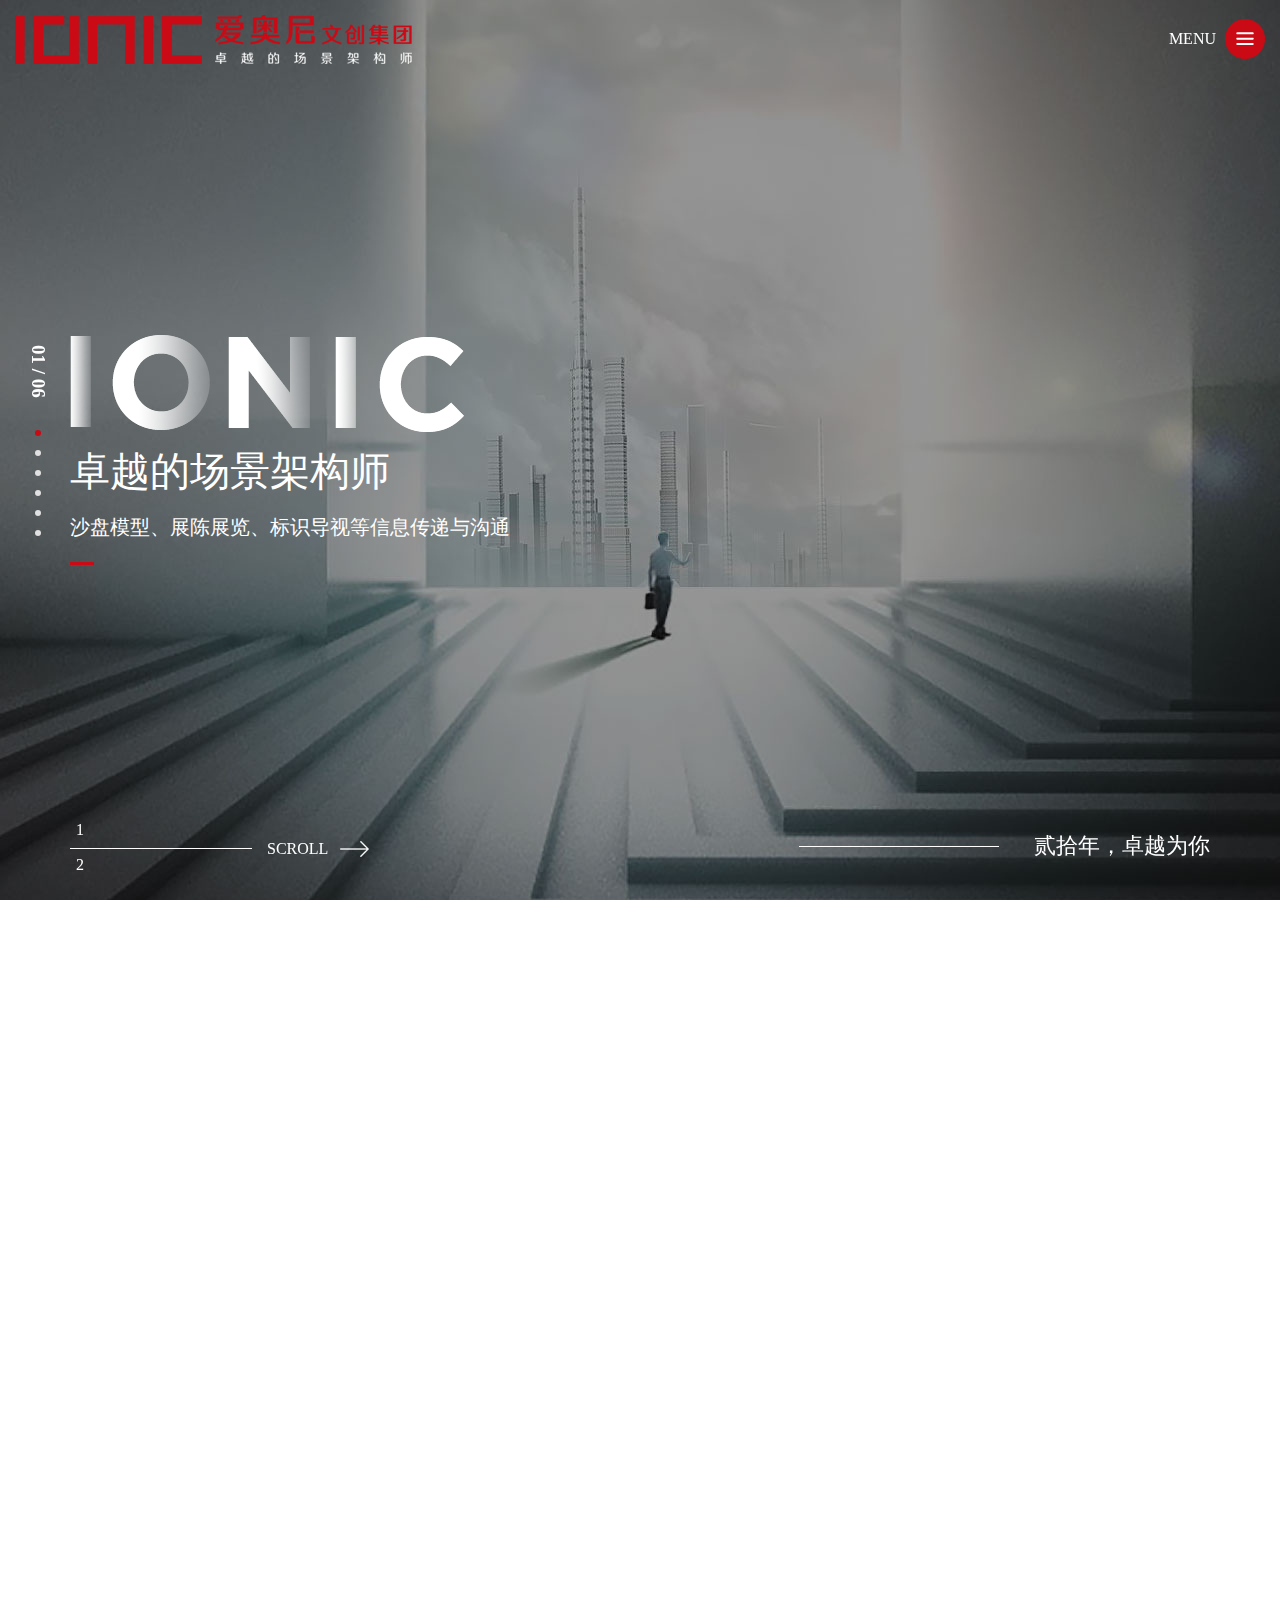
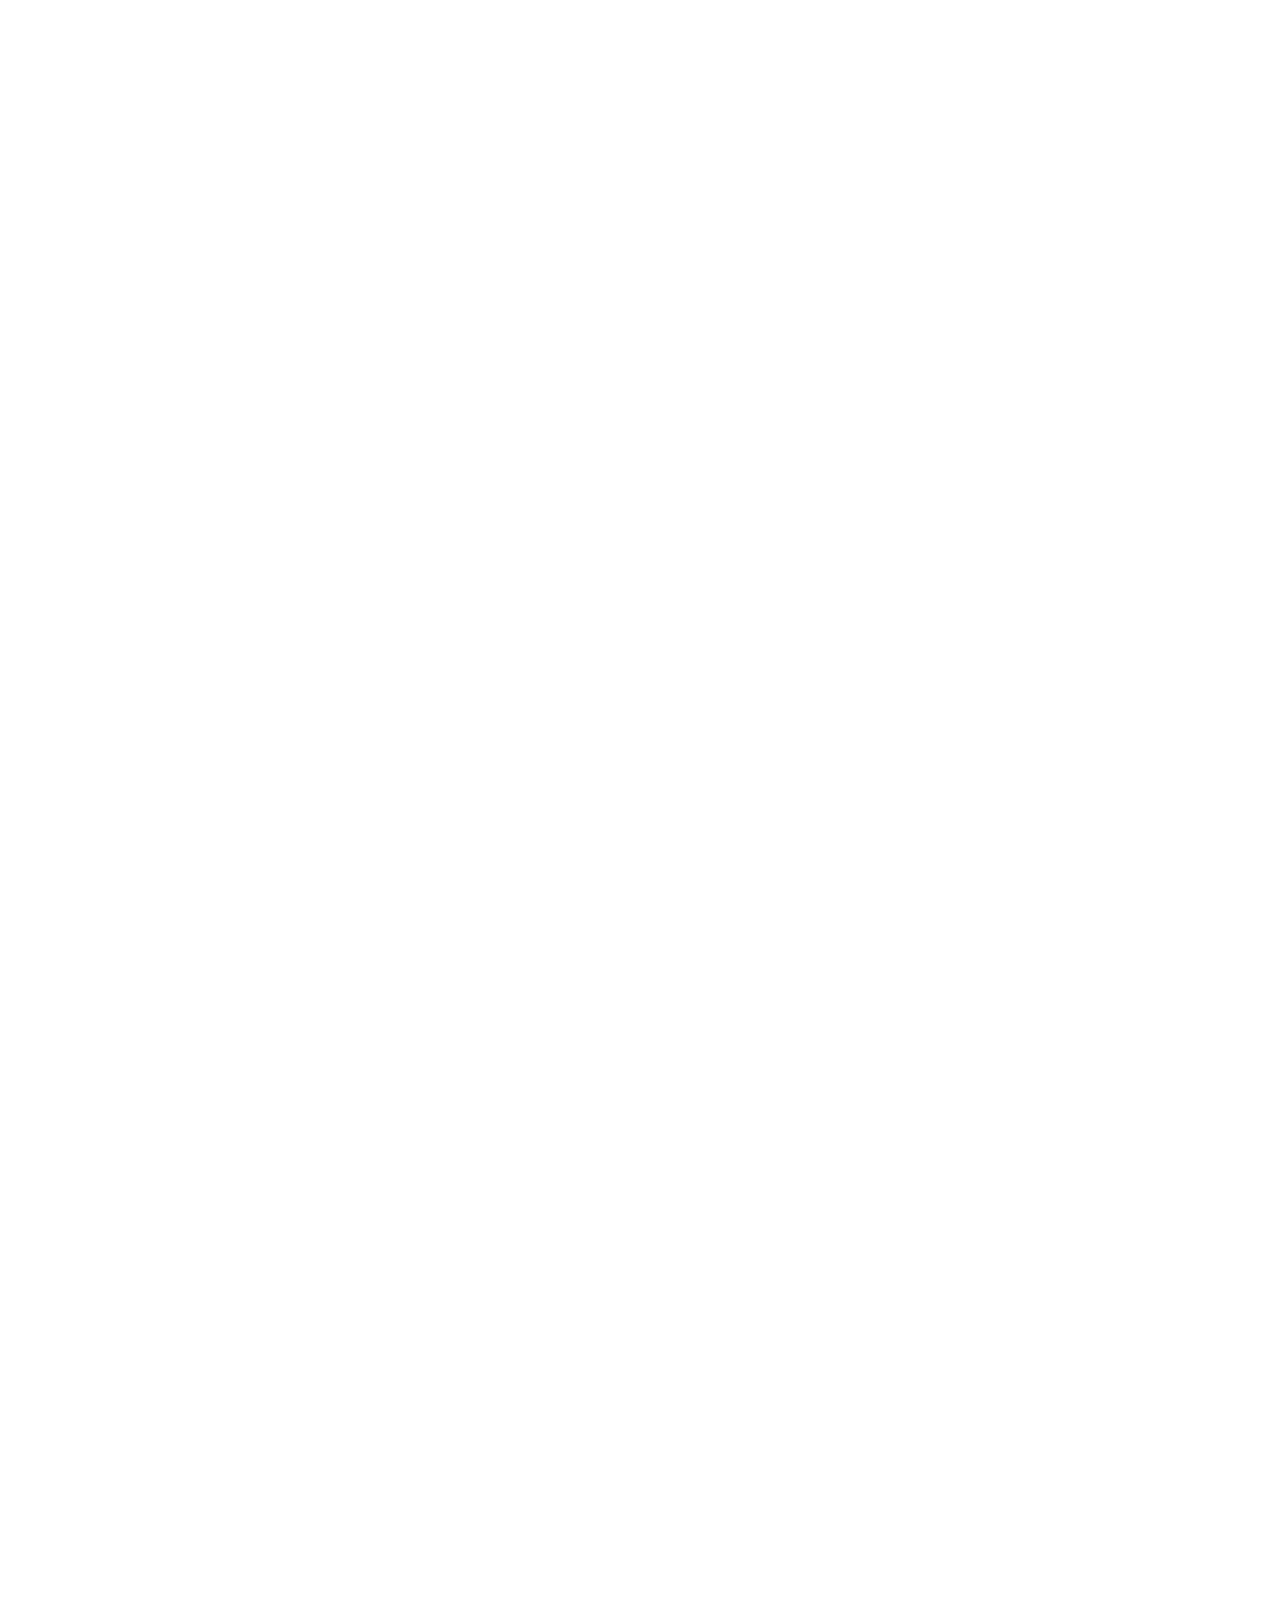
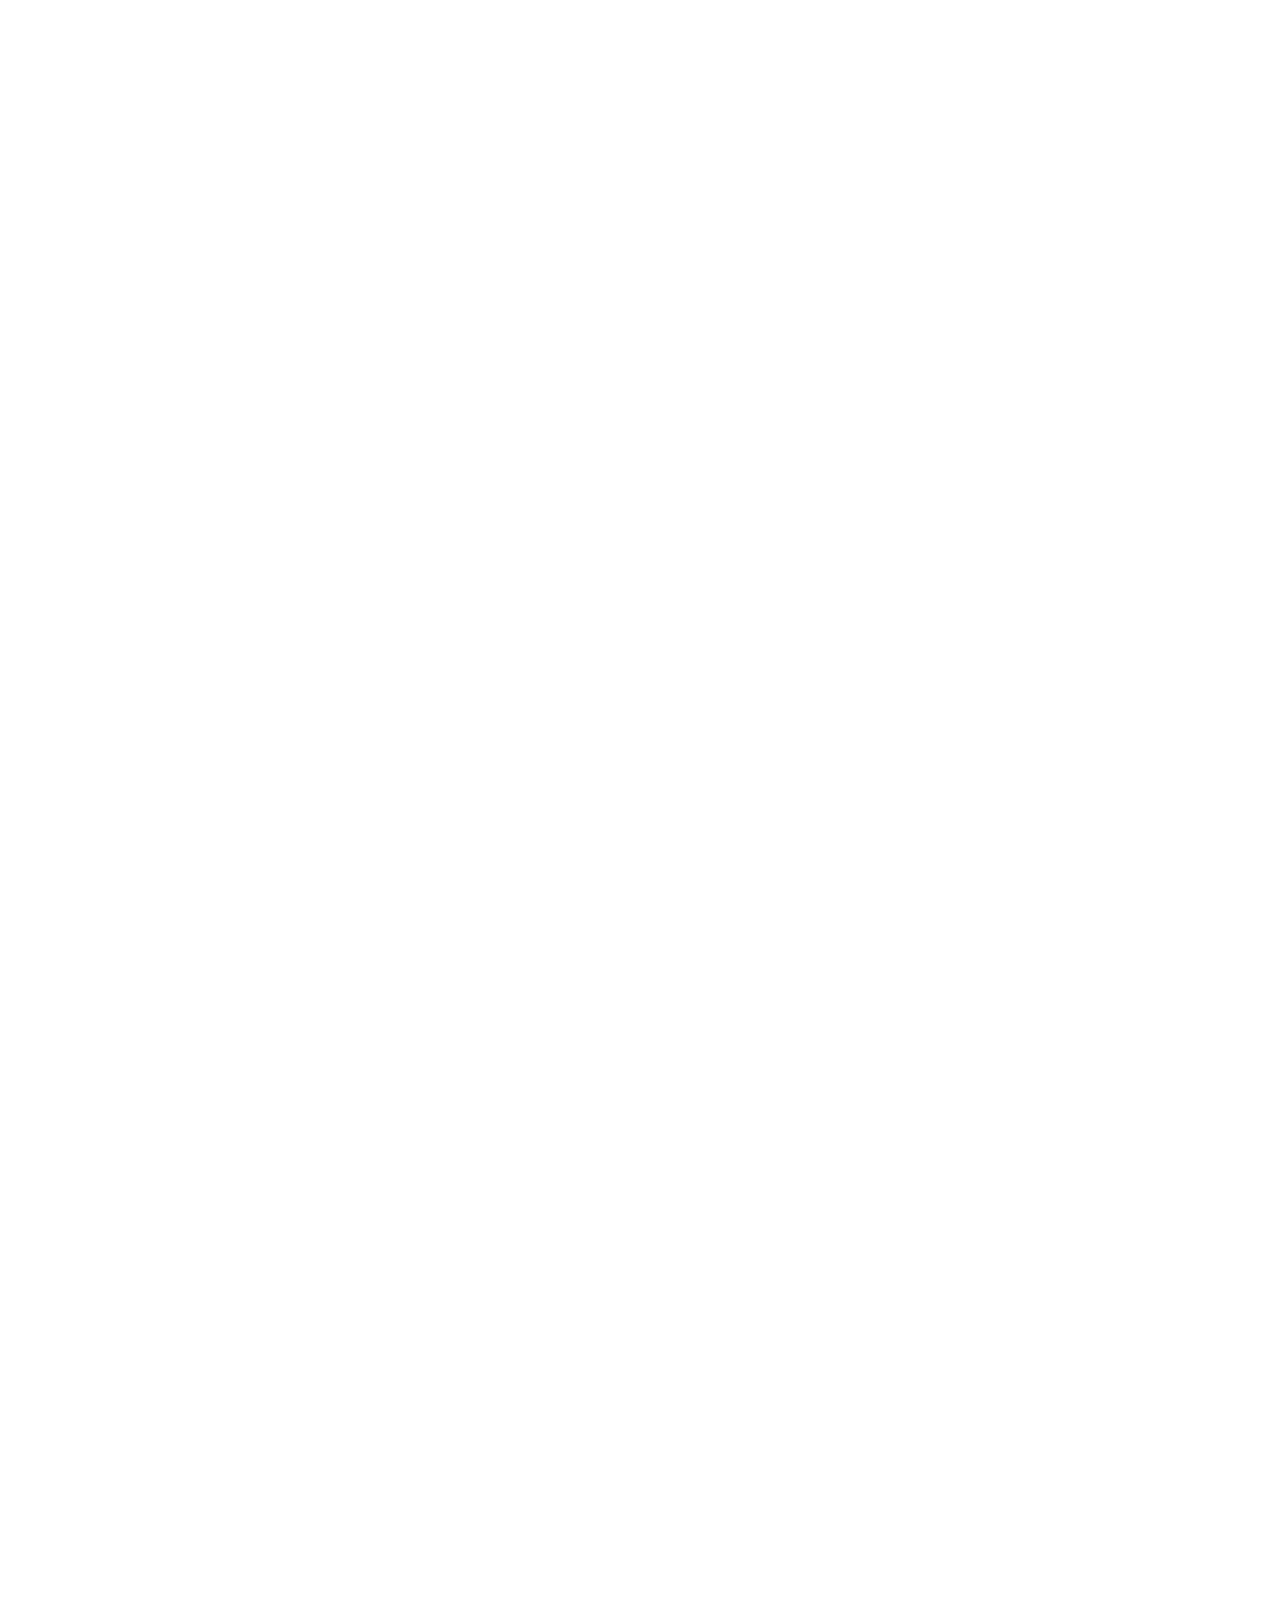
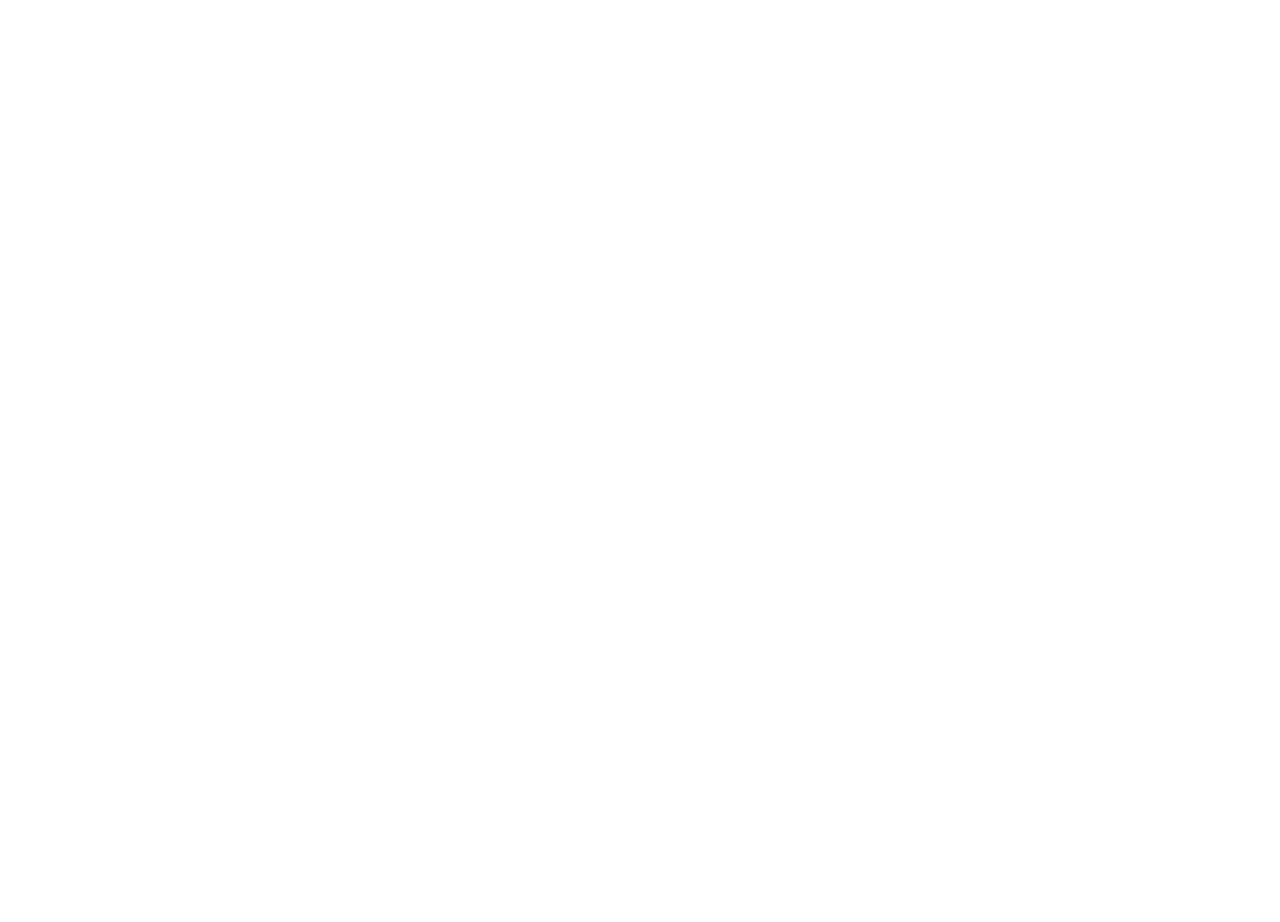
<file: index.html>
<!DOCTYPE html>
<html>
<head lang="en">
    <meta charset="UTF-8">
    <meta name="viewport" content="width=device-width, initial-scale=1">
    <title></title>
    
    <link rel="stylesheet" href="css/common.css" />
    <link rel="stylesheet" href="css/bootstrap.css" />
    <link href="css/owl.carousel.css" rel="stylesheet">
    <link href="css/owl.theme.css" rel="stylesheet">
    <link rel="stylesheet" href="css/jquery.fullPage.css" />
    <link rel="stylesheet" href="css/style.css" />
    <link rel="stylesheet" href="css/style_wt.css" />

    <script src="js/jquery-1.11.2.min.js"></script>
    <script language="javascript" src="js/bootstrap.min.js"></script>
    <script src="js/owl.carousel.js"></script>
    <script src="js/resLoader.js"></script>
    <script async="" src="js/picturefill.min.js"></script>
    <script language="javascript" src="js/js.js"></script>

    <!--[if lt IE 9]>
    <script src="js/html5shiv.min.js"></script>
    <script src="js/respond.min.js"></script>
    <![endif]-->
    <script src="js/jquery.fullPage.min.js"></script>
    <script type="text/javascript">
        $(document).ready(function() {
    
            if($(window).width()>768){
                $('#dowebok').fullpage({
                anchors: ['page1', 'page2', 'page3', 'page4','page5','page6','page7'],
                menu: '#menu',
                verticalCentered: !1,
                onLeave: function(index, nextIndex, direction){
                    if(nextIndex!=7){
                        $('.full_menu .pages1 .numa').text(nextIndex)
                    }
                    if(nextIndex!='1'){
                        $('.header').addClass('on')
                    }
                    else{
                        $('.header').removeClass('on')
                    }

                    if(nextIndex==6||nextIndex==7||nextIndex==4){
                        $('.full_menu').addClass('on');
                    }
                    else{
                        $('.full_menu').removeClass('on');
                    }
                },
            });
            }
        });
    </script>
    
</head>
<body>
    <div class="header trans">
        <div class="container-fluid rel">
            <a href="#" class="logo abs"><img src="images/logo.png" class="db" alt=""></a>
            <div class="menu1 abs">
                MENU <img src="images/menu.png" class="vmid" alt="">
            </div>
        </div>
    </div>
    <div class="index_nav">
        <div class="chacha"></div>
        <div class="logo abs"><img src="images/logo2.png" class="db" alt=""></div>
        <div class="index_n fix">
            <div class="item fl fix trans">
                <div class="item_abs abs tc">
                    <div class="tit">about</div>
                    <div class="tit1">关于我们</div>
                    <div class="shuxian trans auto"></div>
                    <ul>
                        <li><a href="#">集团介绍</a></li>
                        <li><a href="#">集团文化</a></li>
                        <li><a href="#">荣誉资质</a></li>
                        <li><a href="#">精英团队</a></li>
                        <li><a href="#">发展历程</a></li>
                        <li><a href="#">IONIC生态研究院</a></li>
                    </ul>
                </div>
            </div>
            <div class="item fl fix trans">
                <div class="item_abs abs tc">
                    <div class="tit">business</div>
                    <div class="tit1">集团业务</div>
                    <div class="shuxian trans auto"></div>
                    <ul>
                        <li><a href="#">IONIC 展览</a></li>
                        <li><a href="#">IONIC 模型</a></li>
                        <li><a href="#">IONIC 标识</a></li>
                        
                    </ul>
                </div>
            </div>
            <div class="item fl fix trans">
                <div class="item_abs abs tc">
                    <div class="tit">news</div>
                    <div class="tit1">新闻中心</div>
                    <div class="shuxian trans auto"></div>
                    <ul>
                        <li><a href="#">集团新闻</a></li>
                        <li><a href="#">行业资讯</a></li>
                        <li><a href="#">活动预告</a></li>
                        <li><a href="#">团队风采</a></li>
                    </ul>
                </div>
            </div>
            <div class="item fl fix trans">
                <div class="item_abs abs tc">
                    <div class="tit">service</div>
                    <div class="tit1">客户服务</div>
                    <div class="shuxian trans auto"></div>
                    <ul>
                        <li><a href="#">联系我们</a></li>
                        <li><a href="#">服务流程</a></li>
                        <li><a href="#">售后服务</a></li>
                    </ul>
                </div>
            </div>
        </div>
    </div>
    <div class="full_menu">
        <div class="pages1">
            0<span class="numa">1</span><span class=""> / </span>06
        </div>
        <ul id="menu">
            <li data-menuanchor="page1" class="active"><a href="#page1"></a></li>
            <li data-menuanchor="page2"><a href="#page2"></a></li>
            <li data-menuanchor="page3"><a href="#page3"></a></li>
            <li data-menuanchor="page4"><a href="#page4"></a></li>
            <li data-menuanchor="page5"><a href="#page5"></a></li>
            <li data-menuanchor="page6"><a href="#page6"></a></li>
        </ul>
    </div>
    
    
    <div id="dowebok" class="dowebox1">
        <div class="section section1">
            <div class="banner">
                <div class="banner_bot abs">
                    <div class="container fix">
                        <div class="fl rel">
                            <div class="hengxian">
                                <div class="inner"></div>
                            </div>
                            <div class="cur abs">1</div>
                            <div class="sum abs">4</div>
                            <div class="banner_next">
                                SCROLL <img src="images/jiantou.png" class="vmid trans" alt="">
                            </div>
                        </div>
                        <div class="fr">
                            <div class="hengxian vmid"></div>
                            贰拾年，卓越为你
                        </div>
                    </div>
                </div>
                <div id="owl-demo1" class="owl-carousel">
                    <div class="item db rel" href="#" style="background:url(images/banner.jpg) no-repeat center center;background-size:cover!important;">
                        <div class="item_abs abs">
                            <div class="container">
                                <div class="icon">
                                    <img src="images/banner_tp1.png" class="db" alt="">
                                </div>
                                <div class="tit">卓越的场景架构师</div>
                                <div class="note">
                                    沙盘模型、展陈展览、标识导视等信息传递与沟通
                                </div>
                                <div class="hengxian"></div>
                            </div>
                        </div>
                    </div>
                    <div class="item db rel" href="#" style="background:url(images/banner.jpg) no-repeat center center;background-size:cover!important;">
                        <div class="item_abs abs">
                            <div class="container">
                                <div class="icon">
                                    <img src="images/banner_tp1.png" class="db" alt="">
                                </div>
                                <div class="tit">卓越的场景架构师</div>
                                <div class="note">
                                    沙盘模型、展陈展览、标识导视等信息传递与沟通
                                </div>
                                <div class="hengxian"></div>
                            </div>
                        </div>
                    </div>
                </div>
                
                <script>
                    $(function(){
                        $('.banner .item').height($(window).height())
                        $('.cur').text('1');
                        $('.sum').text($('#owl-demo1 .item').size());
                        $('.banner_bot .inner').addClass('on')

                        if($('.banner .item').size()==1){
                            $('.banner .owl-carousel').show();   
                        }
                        else{
                            var owl=$('#owl-demo1');
                            $('#owl-demo1').owlCarousel({
                                loop:true,
                                items:1,
                                nav:false,
                                autoplay:true,
                                autoplayTimeout:5000,
                                autoplayHoverPause:false,
                            });
                            let timer=null;
                            $('.banner_next').click(function() {
                                $('#owl-demo1').trigger('next.owl.carousel');
                            })
                            $('#owl-demo1').on('changed.owl.carousel', function(event) {
                                $('.cur').text($('.owl-dot.active').index()+1)
                                $('.banner_bot .inner').removeClass('on')
                                setTimeout(function(){
                                    $('.banner_bot .inner').addClass('on')
                                },100)

                            }) 
                        }
                        
                    });
                </script>
            </div>
        </div>
        <div class="section section2">
            <div class="sec2_bg" style="background:url(images/bgtp1.jpg) no-repeat center center;"></div>
            <div class="sec_main">
                <div class="container fix">
                    <div class="sec_m fr">
                        <div class="index_tit">
                            <div class="tit b">集团介绍</div>
                            <div class="tit1 b">about</div>
                            <div class="hengxian"></div>
                        </div>
                        <div class="note">
                            爱奥尼文创集团始创于 2000 年，历经 20 余年的发展，已成为国内领先的沙盘模型、展陈展览及 标识导视等信息传递与沟通的场景建设服务商。集团总部位于北京，业务聚焦最具活力的文化创意类 产业，具有广阔的发展前景。
                        </div>
                        <div class="cont fix">
                            <div class="item fl">
                                <div class="num1 dincond">2000</div>
                                <div class="tit1">创建于</div>
                            </div>
                            <div class="item fl">
                                <div class="num1 dincond">100+</div>
                                <div class="tit1">荣誉专利</div>
                            </div>
                            <div class="item fl">
                                <div class="num1 dincond">9000+</div>
                                <div class="tit1">完成作品</div>
                            </div>
                            <div class="item fl">
                                <div class="num1 dincond">5000+</div>
                                <div class="tit1">服务客户</div>
                            </div>
                        </div>
                        <div class="cont1 fix">
                            <div class="item fl tc">
                                <div class="icon">
                                    <img src="images/tba1.png" class="db auto" alt="">
                                </div>
                                <div class="tit1">优秀的设计</div>
                            </div>
                            <div class="item fl tc">
                                <div class="icon">
                                    <img src="images/tba2.png" class="db auto" alt="">
                                </div>
                                <div class="tit1">专业的团队</div>
                            </div>
                            <div class="item fl tc">
                                <div class="icon">
                                    <img src="images/tba3.png" class="db auto" alt="">
                                </div>
                                <div class="tit1">超高性价比</div>
                            </div>
                            <div class="item fl tc">
                                <div class="icon">
                                    <img src="images/tba4.png" class="db auto" alt="">
                                </div>
                                <div class="tit1">7*24小时售后</div>
                            </div>
                        </div>
                        <div class="more fix">
                            <a href="#" class="fr dincond">welcome</a>
                        </div>
                    </div>
                </div>
            </div>
        </div>
        <div class="section section3 fix">
            <a href="#" class="item fl trans on" style="background:url(images/tpa2.jpg) no-repeat center center;">
                <div class="item_bg trans" style="background:url(images/tp4.jpg) no-repeat center center;"></div>
                <div class="item_abs1 abs tc trans">
                    <div class="icon">
                        <img src="images/tbd2.png" class="db auto" alt="">
                    </div>
                    <div class="tit">IONIC 展览</div>
                    <div class="note">展陈场景生力军</div>
                    <div class="xh dincond">01</div>
                </div>
                <div class="item_abs2 abs trans">
                    <div class="xh dincond">01</div>
                    <div class="tit">IONIC 展览</div>
                    <div class="note">展陈场景生力军</div>
                    <div class="note1">
                        <span>企业品牌馆</span><span class="shuxian">|</span>
                        <span>企业品牌馆</span><span class="shuxian">|</span>
                        <span>企业品牌馆</span><span class="shuxian">|</span>
                        <span>企业品牌馆</span><span class="shuxian">|</span>
                        <span>企业品牌馆</span><span class="shuxian">|</span>
                        <span>企业品牌馆</span><span class="shuxian">|</span>
                        <span>企业品牌馆</span><span class="shuxian">|</span>
                        <span>企业品牌馆</span>
                    </div>
                    <div class="icon">
                        <img src="images/tbdd1.png" class="db" alt="">
                    </div>
                </div>
            </a>
            <a href="#" class="item fl trans" style="background:url(images/tpa2.jpg) no-repeat center center;">
                <div class="item_bg trans" style="background:url(images/tp4.jpg) no-repeat center center;"></div>
                <div class="item_abs1 abs tc trans">
                    <div class="icon">
                        <img src="images/tbd2.png" class="db auto" alt="">
                    </div>
                    <div class="tit">ionic 模型</div>
                    <div class="note">高精模型创造者</div>
                    <div class="xh dincond">02</div>
                </div>
                <div class="item_abs2 abs trans">
                    <div class="xh dincond">02</div>
                    <div class="tit">ionic 模型</div>
                    <div class="note">高精模型创造者</div>
                    <div class="note1">
                        <span>企业品牌馆</span><span class="shuxian">|</span>
                        <span>企业品牌馆</span><span class="shuxian">|</span>
                        <span>企业品牌馆</span><span class="shuxian">|</span>
                        <span>企业品牌馆</span><span class="shuxian">|</span>
                        <span>企业品牌馆</span><span class="shuxian">|</span>
                        <span>企业品牌馆</span><span class="shuxian">|</span>
                        <span>企业品牌馆</span><span class="shuxian">|</span>
                        <span>企业品牌馆</span>
                    </div>
                    <div class="icon">
                        <img src="images/tbdd1.png" class="db" alt="">
                    </div>
                </div>
            </a>
            <a href="#" class="item fl trans" style="background:url(images/tpa3.jpg) no-repeat center center;">
                <div class="item_bg trans" style="background:url(images/tp4.jpg) no-repeat center center;"></div>
                <div class="item_abs1 abs tc trans">
                    <div class="icon">
                        <img src="images/tbd2.png" class="db auto" alt="">
                    </div>
                    <div class="tit">ionic 标识</div>
                    <div class="note">人文导视倡导者</div>
                    <div class="xh dincond">03</div>
                </div>
                <div class="item_abs2 abs trans">
                    <div class="xh dincond">03</div>
                    <div class="tit">ionic 标识</div>
                    <div class="note">人文导视倡导者</div>
                    <div class="note1">
                        <span>企业品牌馆</span><span class="shuxian">|</span>
                        <span>企业品牌馆</span><span class="shuxian">|</span>
                        <span>企业品牌馆</span><span class="shuxian">|</span>
                        <span>企业品牌馆</span><span class="shuxian">|</span>
                        <span>企业品牌馆</span><span class="shuxian">|</span>
                        <span>企业品牌馆</span><span class="shuxian">|</span>
                        <span>企业品牌馆</span><span class="shuxian">|</span>
                        <span>企业品牌馆</span>
                    </div>
                    <div class="icon">
                        <img src="images/tbdd1.png" class="db" alt="">
                    </div>
                </div>
            </a>
            <script>
                $(function(){
                    let ww=$(window).width();
                    $('.section3 .item_bg,.section3 .item_abs2').width(ww/2);
                    $('.section3 .item').hover(function(){
                        $(this).addClass('on').siblings().removeClass('on');
                    })
                })
            </script>
        </div>
        <div class="section section4" style="background:url(images/bgtp4.jpg) no-repeat center center;">
            <div class="sec_main">
                <div class="container rel fix">
                    <div class="index_tit fl abs">
                        <div class="tit b">经典案例</div>
                        <div class="tit1 b">project</div>
                        <div class="hengxian"></div>
                    </div>
                    <div class="sec_nav abs">
                        <ul>
                            <li class="fix">
                                <div class="icon rel vmid">
                                    <img src="images/tbb1.png" class="db auto imgga trans" alt="">
                                    <img src="images/tbb11.png" class="db abs imggb trans" alt="">
                                </div>
                                IONIC 展览
                            </li>
                            <li class="fix">
                                <div class="icon rel vmid">
                                    <img src="images/tbb2.png" class="db auto imgga trans" alt="">
                                    <img src="images/tbb22.png" class="db abs imggb trans" alt="">
                                </div>
                                IONIC 模型
                            </li>
                            <li class="fix">
                                <div class="icon rel vmid">
                                    <img src="images/tbb3.png" class="db auto imgga trans" alt="">
                                    <img src="images/tbb33.png" class="db abs imggb trans" alt="">
                                </div>
                                IONIC 标识
                            </li>
                        </ul>
                    </div>
                    <div class="sec_m rel fr">
                        <div class="sec_m1">
                            <div class="abs sec_dot sec_dot1 fix">
                                <div class="ye dincond fr"><span>1</span>/ <div class="dib sum1">2</div></div>
                                <div class="next fr"><img src="images/jiantou1.png" class="db" alt=""></div>
                            </div>
                            <div class="owl-carousel owl-theme" id="owl-demo3">
                                <div class="item fix">
                                    <a href="#" class="pic db rel ovh">
                                        <img src="images/tp3.jpg" class="trans" alt="">
                                        <span class="abs"><img src="images/jiahao.jpg" class="db" alt=""></span>
                                    </a>
                                    <div class="tit"><a href="#">new悦城</a></div>
                                    <div class="note">
                                        <a href="#" class="dib"><img src="images/tbc1.png" class="vmid" alt="">ionic模型 </a>
                                        <a href="#" class="dib"><img src="images/tbc2.png" class="vmid" alt=""> 商业模型 </a>
                                    </div>
                                </div>
                                <div class="item fix">
                                    <a href="#" class="pic db rel ovh">
                                        <img src="images/tp3.jpg" class="trans" alt="">
                                        <span class="abs"><img src="images/jiahao.jpg" class="db" alt=""></span>
                                    </a>
                                    <div class="tit"><a href="#">new悦城</a></div>
                                    <div class="note">
                                        <a href="#" class="dib"><img src="images/tbc1.png" class="vmid" alt="">ionic模型 </a>
                                        <a href="#" class="dib"><img src="images/tbc2.png" class="vmid" alt=""> 商业模型 </a>
                                    </div>
                                </div>
                            </div>
                        </div>
                        <div class="sec_m1">
                            <div class="abs sec_dot sec_dot2 fix">
                                <div class="ye dincond fr"><span>1</span>/ <div class="dib sum1"></div></div>
                                <div class="next fr"><img src="images/jiantou1.png" class="db" alt=""></div>
                            </div>
                            <div class="owl-carousel owl-theme" id="owl-demo32">
                                <div class="item fix">
                                    <a href="#" class="pic db rel ovh">
                                        <img src="images/tp3.jpg" class="trans" alt="">
                                        <span class="abs"><img src="images/jiahao.jpg" class="db" alt=""></span>
                                    </a>
                                    <div class="tit"><a href="#">new悦城</a></div>
                                    <div class="note">
                                        <a href="#" class="dib"><img src="images/tbc1.png" class="vmid" alt="">ionic模型 </a>
                                        <a href="#" class="dib"><img src="images/tbc2.png" class="vmid" alt=""> 商业模型 </a>
                                    </div>
                                </div>
                                <div class="item fix">
                                    <a href="#" class="pic db rel ovh">
                                        <img src="images/tp3.jpg" class="trans" alt="">
                                        <span class="abs"><img src="images/jiahao.jpg" class="db" alt=""></span>
                                    </a>
                                    <div class="tit"><a href="#">new悦城</a></div>
                                    <div class="note">
                                        <a href="#" class="dib"><img src="images/tbc1.png" class="vmid" alt="">ionic模型 </a>
                                        <a href="#" class="dib"><img src="images/tbc2.png" class="vmid" alt=""> 商业模型 </a>
                                    </div>
                                </div>
                            </div>
                        </div>
                        <div class="sec_m1">
                            <div class="abs sec_dot sec_dot3 fix">
                                <div class="ye dincond fr"><span>1</span>/ <div class="dib sum1"></div></div>
                                <div class="next fr"><img src="images/jiantou1.png" class="db" alt=""></div>
                            </div>
                            <div class="owl-carousel owl-theme" id="owl-demo33">
                                <div class="item fix">
                                    <a href="#" class="pic db rel ovh">
                                        <img src="images/tp3.jpg" class="trans" alt="">
                                        <span class="abs"><img src="images/jiahao.jpg" class="db" alt=""></span>
                                    </a>
                                    <div class="tit"><a href="#">new悦城</a></div>
                                    <div class="note">
                                        <a href="#" class="dib"><img src="images/tbc1.png" class="vmid" alt="">ionic模型 </a>
                                        <a href="#" class="dib"><img src="images/tbc2.png" class="vmid" alt=""> 商业模型 </a>
                                    </div>
                                </div>
                                <div class="item fix">
                                    <a href="#" class="pic db rel ovh">
                                        <img src="images/tp3.jpg" class="trans" alt="">
                                        <span class="abs"><img src="images/jiahao.jpg" class="db" alt=""></span>
                                    </a>
                                    <div class="tit"><a href="#">new悦城</a></div>
                                    <div class="note">
                                        <a href="#" class="dib"><img src="images/tbc1.png" class="vmid" alt="">ionic模型 </a>
                                        <a href="#" class="dib"><img src="images/tbc2.png" class="vmid" alt=""> 商业模型 </a>
                                    </div>
                                </div>
                            </div>
                        </div>
                    </div>
                    <script>
                        $(function(){
                            $('.section4 .sec_nav ul li').eq(0).addClass('on');
                            $('.section4 .sec_nav ul li').click(function(){
                                let index=$(this).index();
                                $(this).addClass('on').siblings().removeClass('on');
                                $('.section4 .sec_m1').eq(index).fadeIn().siblings().hide();
                            })
                            $('.section4 .sec_m1').each(function(){
                                $(this).find('.sum1').text($(this).find('.item').size())
                                $(this).find('.ye span').text(1)
                            })
                            if($('#owl-demo3 .item').size()==1){
                                $('#owl-demo3').show();   
                            }
                            else{
                                var owl=$('#owl-demo3');
                                $('#owl-demo3').owlCarousel({
                                    loop:true,
                                    items:1,
                                    nav:false,
                                    autoplay:true,
                                    autoplayTimeout:5000,
                                    autoplayHoverPause:true,
                                });
                                
                                $('.sec_dot1 .next').click(function() {
                                    $('#owl-demo3').trigger('next.owl.carousel');
                                })
                               
                            }
                            $('#owl-demo3').on('changed.owl.carousel', function(event) {
                                $('.sec_dot1 .ye span').text($('#owl-demo3 .owl-dot.active').index()+1)
                            }) 
                            if($('#owl-demo32 .item').size()==1){
                                $('#owl-demo32').show();   
                            }
                            else{
                                var owl1=$('#owl-demo32');
                                $('#owl-demo32').owlCarousel({
                                    loop:true,
                                    items:1,
                                    nav:false,
                                    autoplay:true,
                                    autoplayTimeout:5000,
                                    autoplayHoverPause:true,
                                });
                                
                                $('.sec_dot2 .next').click(function() {
                                    $('#owl-demo32').trigger('next.owl.carousel');
                                })
                               
                            }
                            $('#owl-demo32').on('changed.owl.carousel', function(event) {
                                $('.sec_dot2 .ye span').text($('#owl-demo32 .owl-dot.active').index()+1)
                            }) 
                            if($('#owl-demo33 .item').size()==1){
                                $('#owl-demo33').show();   
                            }
                            else{
                                var owl2=$('#owl-demo33');
                                $('#owl-demo33').owlCarousel({
                                    loop:true,
                                    items:1,
                                    nav:false,
                                    autoplay:true,
                                    autoplayTimeout:5000,
                                    autoplayHoverPause:true,
                                });
                                
                                $('.sec_dot3 .next').click(function() {
                                    $('#owl-demo33').trigger('next.owl.carousel');
                                })
                               
                            }
                            $('#owl-demo33').on('changed.owl.carousel', function(event) {
                                $('.sec_dot3 .ye span').text($('#owl-demo33 .owl-dot.active').index()+1)
                            }) 
                                $('.section4 .sec_m1').hide();
                                $('.section4 .sec_m1').eq(0).show();
                               
                                
                            // $('#owl-demo5').on('changed.owl.carousel', function(event) {
                            //     console.log(event.item.index)
                            // }) 
                            // $('.next_btn2').click(function() {
                            //     $('#owl-demo5').trigger('next.owl.carousel');
                            // })
                            // // Go to the previous item
                            // $('.prev_btn2').click(function() {
                            //     // With optional speed parameter
                            //     // Parameters has to be in square bracket '[]'
                            //     $('#owl-demo5').trigger('prev.owl.carousel');
                            // })
                        })
                    </script>
                </div>
            </div>
        </div>
        <div class="section section5" style="background:url(images/bgtp6.jpg) no-repeat center center;">
            <div class="sec_main">
                <div class="container">
                    <div class="sec_top fix">
                        <div class="index_tit style1 fl">
                            <div class="tit b">荣誉资质</div>
                            <div class="tit1 b">honor</div>
                            <div class="hengxian"></div>
                        </div>
                        <div class="index_tit1 style1 fr tr">
                            <div class="num1">04</div>
                            <div class="hengxian"></div>
                            <div class="note dincond">
                                Honor<br>certificate
                            </div>
                        </div>
                    </div>
                    <div class="sec_bot rel">
                        <div class="prev trans"></div>
                        <div class="next trans"></div>
                        <div class="owl-carousel owl-theme" id="owl-demo4">
                            <div class="item fix">
                                <div class="item1 fl tc">
                                    <div class="icon">
                                        <img src="images/zstb1.png" class="db auto" alt="">
                                    </div>
                                    <div class="tit">AAA级企业信用证书AAA级企业信用证书</div>
                                    <div class="note">北京国信创新征信有限公司</div>
                                </div>
                                <div class="item1 fl tc">
                                    <div class="icon">
                                        <img src="images/zstb1.png" class="db auto" alt="">
                                    </div>
                                    <div class="tit">AAA级企业信用证书</div>
                                    <div class="note">北京国信创新征信有限公司</div>
                                </div>
                                <div class="item1 fl tc">
                                    <div class="icon">
                                        <img src="images/zstb1.png" class="db auto" alt="">
                                    </div>
                                    <div class="tit">AAA级企业信用证书</div>
                                    <div class="note">北京国信创新征信有限公司</div>
                                </div>
                                <div class="item1 fl tc">
                                    <div class="icon">
                                        <img src="images/zstb1.png" class="db auto" alt="">
                                    </div>
                                    <div class="tit">AAA级企业信用证书</div>
                                    <div class="note">北京国信创新征信有限公司</div>
                                </div>
                                <div class="item1 fl tc">
                                    <div class="icon">
                                        <img src="images/zstb1.png" class="db auto" alt="">
                                    </div>
                                    <div class="tit">AAA级企业信用证书</div>
                                    <div class="note">北京国信创新征信有限公司</div>
                                </div>
                                <div class="item1 fl tc">
                                    <div class="icon">
                                        <img src="images/zstb1.png" class="db auto" alt="">
                                    </div>
                                    <div class="tit">AAA级企业信用证书</div>
                                    <div class="note">北京国信创新征信有限公司</div>
                                </div>
                                <div class="item1 fl tc">
                                    <div class="icon">
                                        <img src="images/zstb1.png" class="db auto" alt="">
                                    </div>
                                    <div class="tit">AAA级企业信用证书</div>
                                    <div class="note">北京国信创新征信有限公司</div>
                                </div>
                                <div class="item1 fl tc">
                                    <div class="icon">
                                        <img src="images/zstb1.png" class="db auto" alt="">
                                    </div>
                                    <div class="tit">AAA级企业信用证书</div>
                                    <div class="note">北京国信创新征信有限公司</div>
                                </div>
                            </div>
                            <div class="item fix">
                                <div class="item1 fl tc">
                                    <div class="icon">
                                        <img src="images/zstb1.png" class="db auto" alt="">
                                    </div>
                                    <div class="tit">AAA级企业信用证书</div>
                                    <div class="note">北京国信创新征信有限公司</div>
                                </div>
                                <div class="item1 fl tc">
                                    <div class="icon">
                                        <img src="images/zstb1.png" class="db auto" alt="">
                                    </div>
                                    <div class="tit">AAA级企业信用证书</div>
                                    <div class="note">北京国信创新征信有限公司</div>
                                </div>
                                <div class="item1 fl tc">
                                    <div class="icon">
                                        <img src="images/zstb1.png" class="db auto" alt="">
                                    </div>
                                    <div class="tit">AAA级企业信用证书</div>
                                    <div class="note">北京国信创新征信有限公司</div>
                                </div>
                                <div class="item1 fl tc">
                                    <div class="icon">
                                        <img src="images/zstb1.png" class="db auto" alt="">
                                    </div>
                                    <div class="tit">AAA级企业信用证书</div>
                                    <div class="note">北京国信创新征信有限公司</div>
                                </div>
                                <div class="item1 fl tc">
                                    <div class="icon">
                                        <img src="images/zstb1.png" class="db auto" alt="">
                                    </div>
                                    <div class="tit">AAA级企业信用证书</div>
                                    <div class="note">北京国信创新征信有限公司</div>
                                </div>
                                <div class="item1 fl tc">
                                    <div class="icon">
                                        <img src="images/zstb1.png" class="db auto" alt="">
                                    </div>
                                    <div class="tit">AAA级企业信用证书</div>
                                    <div class="note">北京国信创新征信有限公司</div>
                                </div>
                                <div class="item1 fl tc">
                                    <div class="icon">
                                        <img src="images/zstb1.png" class="db auto" alt="">
                                    </div>
                                    <div class="tit">AAA级企业信用证书</div>
                                    <div class="note">北京国信创新征信有限公司</div>
                                </div>
                                <div class="item1 fl tc">
                                    <div class="icon">
                                        <img src="images/zstb1.png" class="db auto" alt="">
                                    </div>
                                    <div class="tit">AAA级企业信用证书</div>
                                    <div class="note">北京国信创新征信有限公司</div>
                                </div>
                            </div>
                        </div>
                        <script>
                            $(function(){
                                    
                                    if($('.section5 .item').size()==1){
                                        $('.section5 .owl-carousel').show();   
                                    }
                                    else{
                                        var owl=$('#owl-demo4');
                                        $('#owl-demo4').owlCarousel({
                                            loop:true,
                                            items:1,
                                            nav:false,
                                            autoplay:true,
                                            autoplayTimeout:5000,
                                            autoplayHoverPause:true,
                                        });
                                        
                                        $('.section5 .sec_bot .next').click(function() {
                                            $('#owl-demo4').trigger('next.owl.carousel');
                                        })
                                        $('.section5 .sec_bot .prev').click(function() {
                                            $('#owl-demo4').trigger('prev.owl.carousel');
                                        })
                                    }
                                // $('#owl-demo5').on('changed.owl.carousel', function(event) {
                                //     console.log(event.item.index)
                                // }) 
                                // $('.next_btn2').click(function() {
                                //     $('#owl-demo5').trigger('next.owl.carousel');
                                // })
                                // // Go to the previous item
                                // $('.prev_btn2').click(function() {
                                //     // With optional speed parameter
                                //     // Parameters has to be in square bracket '[]'
                                //     $('#owl-demo5').trigger('prev.owl.carousel');
                                // })
                            })
                        </script>
                    </div>
                </div>
            </div>
        </div>
        <div class="section section6" style="background:#ffffff">
            <div class="sec_main">
                <div class="container">
                    <div class="sec_top fix">
                        <div class="index_tit fl">
                            <div class="tit b">新闻中心</div>
                            <div class="tit1 b">news</div>
                            <div class="hengxian"></div>
                        </div>
                        <div class="index_tit1 fr tr">
                            <div class="num1">05</div>
                            <div class="hengxian"></div>
                            <div class="note dincond">
                                news<br>center
                            </div>
                        </div>
                    </div>
                    <div class="sec_bot fix">
                        <div class="owl-carousel owl-theme" id="owl-demo5">
                            <div class="item fix">
                                <div class="item1 fl trans">
                                    <div class="date trans">
                                        <span>06.24</span><span class="xiexian trans"></span>2021
                                    </div>
                                    <div class="tit"><a href="#" class="trans">爱奥尼倾力打造华电榆林煤电一体化项目模型</a></div>
                                    <div class="note">
                                        陕西华电榆横煤电有限责任公司（简称“榆横煤电公司成立于2007年，注册资本金13.95亿元，是中国...
                                    </div>
                                    <a href="#" class="pic rel db">
                                        <img src="images/tp1.jpg" class="db trans" alt="">
                                        <span class="more abs trans dincond">read more</span>
                                    </a>
                                </div>
                            </div>
                            <div class="item fix">
                                <div class="item1 fl trans">
                                    <div class="date trans">
                                        <span>06.24</span><span class="xiexian trans"></span>2021
                                    </div>
                                    <div class="tit"><a href="#" class="trans">爱奥尼倾力打造华电榆林煤电一体化项目模型</a></div>
                                    <div class="note">
                                        陕西华电榆横煤电有限责任公司（简称“榆横煤电公司成立于2007年，注册资本金13.95亿元，是中国...
                                    </div>
                                    <a href="#" class="pic rel db">
                                        <img src="images/tp1.jpg" class="db trans" alt="">
                                        <span class="more abs trans dincond">read more</span>
                                    </a>
                                </div>
                            </div>
                            <div class="item fix">
                                <div class="item1 fl trans">
                                    <div class="date trans">
                                        <span>06.24</span><span class="xiexian trans"></span>2021
                                    </div>
                                    <div class="tit"><a href="#" class="trans">爱奥尼倾力打造华电榆林煤电一体化项目模型</a></div>
                                    <div class="note">
                                        陕西华电榆横煤电有限责任公司（简称“榆横煤电公司成立于2007年，注册资本金13.95亿元，是中国...
                                    </div>
                                    <a href="#" class="pic rel db">
                                        <img src="images/tp1.jpg" class="db trans" alt="">
                                        <span class="more abs trans dincond">read more</span>
                                    </a>
                                </div>
                            </div>
                            <div class="item fix">
                                <div class="item1 fl trans">
                                    <div class="date trans">
                                        <span>06.24</span><span class="xiexian trans"></span>2021
                                    </div>
                                    <div class="tit"><a href="#" class="trans">爱奥尼倾力打造华电榆林煤电一体化项目模型</a></div>
                                    <div class="note">
                                        陕西华电榆横煤电有限责任公司（简称“榆横煤电公司成立于2007年，注册资本金13.95亿元，是中国...
                                    </div>
                                    <a href="#" class="pic rel db">
                                        <img src="images/tp1.jpg" class="db trans" alt="">
                                        <span class="more abs trans dincond">read more</span>
                                    </a>
                                </div>
                            </div>
                            <div class="item fix">
                                <div class="item1 fl trans">
                                    <div class="date trans">
                                        <span>06.24</span><span class="xiexian trans"></span>2021
                                    </div>
                                    <div class="tit"><a href="#" class="trans">爱奥尼倾力打造华电榆林煤电一体化项目模型</a></div>
                                    <div class="note">
                                        陕西华电榆横煤电有限责任公司（简称“榆横煤电公司成立于2007年，注册资本金13.95亿元，是中国...
                                    </div>
                                    <a href="#" class="pic rel db">
                                        <img src="images/tp1.jpg" class="db trans" alt="">
                                        <span class="more abs trans dincond">read more</span>
                                    </a>
                                </div>
                            </div>
                            <div class="item fix">
                                <div class="item1 fl trans">
                                    <div class="date trans">
                                        <span>06.24</span><span class="xiexian trans"></span>2021
                                    </div>
                                    <div class="tit"><a href="#" class="trans">爱奥尼倾力打造华电榆林煤电一体化项目模型</a></div>
                                    <div class="note">
                                        陕西华电榆横煤电有限责任公司（简称“榆横煤电公司成立于2007年，注册资本金13.95亿元，是中国...
                                    </div>
                                    <a href="#" class="pic rel db">
                                        <img src="images/tp1.jpg" class="db trans" alt="">
                                        <span class="more abs trans dincond">read more</span>
                                    </a>
                                </div>
                            </div>
                        </div>
                        <script>
                            $(function(){
                                $('#owl-demo5').owlCarousel({
                                    loop:true,
                                    margin:5,
                                    nav:false,
                                    responsive:{
                                        0:{
                                            items:1
                                        },
                                        768:{
                                            items:2
                                        },
                                        1000:{
                                            items:3
                                        }
                                    }
                                })
                                // $('#owl-demo5').on('changed.owl.carousel', function(event) {
                                //     console.log(event.item.index)
                                // }) 
                                // $('.next_btn2').click(function() {
                                //     $('#owl-demo5').trigger('next.owl.carousel');
                                // })
                                // // Go to the previous item
                                // $('.prev_btn2').click(function() {
                                //     // With optional speed parameter
                                //     // Parameters has to be in square bracket '[]'
                                //     $('#owl-demo5').trigger('prev.owl.carousel');
                                // })
                            })
                        </script>
                    </div>
                </div>
            </div>
        </div>
        <div class="section section7 fp-auto-height fp-section">
            <div class="container">
                <div class="footer fix">
                    <div class="footer_left fix">
                        <div class="item fl">
                            <div class="tit"><a href="#">关于我们</a></div>
                            <ul>
                                <li><a href="#">集团介绍</a></li>
                                <li><a href="#">集团文化</a></li>
                                <li><a href="#">荣誉资质</a></li>
                                <li><a href="#">精英团队</a></li>
                                <li><a href="#">发展历程</a></li>
                                <li><a href="#">IONIC生态研究院</a></li>
                            </ul>
                        </div>
                        <div class="item fl">                      
                            <div class="tit"><a href="#">集团业务</a></div>
                            <ul>
                                <li><a href="#">IONIC 展览</a></li>
                                <li><a href="#">IONIC 模型</a></li>
                                <li><a href="#">IONIC 标识</a></li>
                                
                            </ul>
                        </div>
                        <div class="item fl">
                            <div class="tit"><a href="#">新闻中心</a></div>
                            <ul>
                                <li><a href="#">集团新闻</a></li>
                                <li><a href="#">行业资讯</a></li>
                                <li><a href="#">活动预告</a></li>
                                <li><a href="#">团队风采</a></li>
                            </ul>
                        </div>
                        <div class="item fl">
                            <div class="tit"><a href="#">客户服务</a></div>
                            <ul>
                                <li><a href="#">联系我们</a></li>
                                <li><a href="#">服务流程</a></li>
                                <li><a href="#">售后服务</a></li>
                            </ul>
                        </div>
                    </div>
                    <div class="footer_right fr">
                        <div class="tit">关于我们</div>
                        <div class="cont fix">
                            <div class="item fl">
                                <div class="pic">
                                    <img src="images/ewm1.jpg" class="db" alt="">
                                </div>
                                <div class="tit1">微信服务号</div>
                            </div>
                            <div class="item fr">
                                <div class="pic">
                                    <img src="images/ewm1.jpg" class="db" alt="">
                                </div>
                                <div class="tit1">微信订阅号</div>
                            </div>
                        </div>
                    </div>
                </div>
                <div class="copyRight fix">
                    <div class="fl"><span class="dib">Copyright©北京爱奥尼创意集团</span>  <span class="dib">版权所有</span>　<a href="#" class="dib">京公安备11010802015373号</a> <a href="#" class="dib">京ICP备14029863号-1</a></div>
                    <div class="fr">
                        <a href="#">版权声明</a>
                        <a href="#">联系我们</a>
                    </div>
                </div>
            </div>
        </div>
    </div>
    
    

    <!-- <div class="owl-carousel owl-theme" id="owl-demo5">
        <div class="item">
            <a href="#" class="db rel">
                <img src="images/guoqi1.png">
            </a>
        </div>
        <div class="item">
            <a href="#" class="db rel">
                <img src="images/guoqi2.png">
            </a>
        </div>
        <div class="item">
            <a href="#" class="db rel">
                <img src="images/guoqi3.png">
            </a>
        </div>
        <div class="item">
            <a href="#" class="db rel">
                <img src="images/guoqi4.png">
            </a>
        </div>
        <div class="item">
            <a href="#" class="db rel">
                <img src="images/guoqi5.png">
            </a>
        </div>
        <div class="item">
            <a href="#" class="db rel">
                <img src="images/guoqi6.png">
            </a>
        </div>
        <div class="item">
            <a href="#" class="db rel">
                <img src="images/guoqi7.png">
            </a>
        </div>
        <div class="item">
            <a href="#" class="db rel">
                <img src="images/guoqi8.png">
            </a>
        </div>
        <div class="item">
            <a href="#" class="db rel">
                <img src="images/guoqi9.png">
            </a>
        </div>
        <div class="item">
            <a href="#" class="db rel">
                <img src="images/guoqi10.png">
            </a>
        </div>
        <div class="item">
            <a href="#" class="db rel">
                <img src="images/guoqi11.png">
            </a>
        </div>
    </div>
    <script>
        $(function(){
            $('#owl-demo5').owlCarousel({
                loop:true,
                margin:5,
                nav:false,
                responsive:{
                    0:{
                        items:5
                    },
                    768:{
                        items:8
                    },
                    1000:{
                        items:11
                    }
                }
            })
            // $('#owl-demo5').on('changed.owl.carousel', function(event) {
            //     console.log(event.item.index)
            // }) 
            // $('.next_btn2').click(function() {
            //     $('#owl-demo5').trigger('next.owl.carousel');
            // })
            // // Go to the previous item
            // $('.prev_btn2').click(function() {
            //     // With optional speed parameter
            //     // Parameters has to be in square bracket '[]'
            //     $('#owl-demo5').trigger('prev.owl.carousel');
            // })
        })
    </script> -->
</body>
</html>
</file>
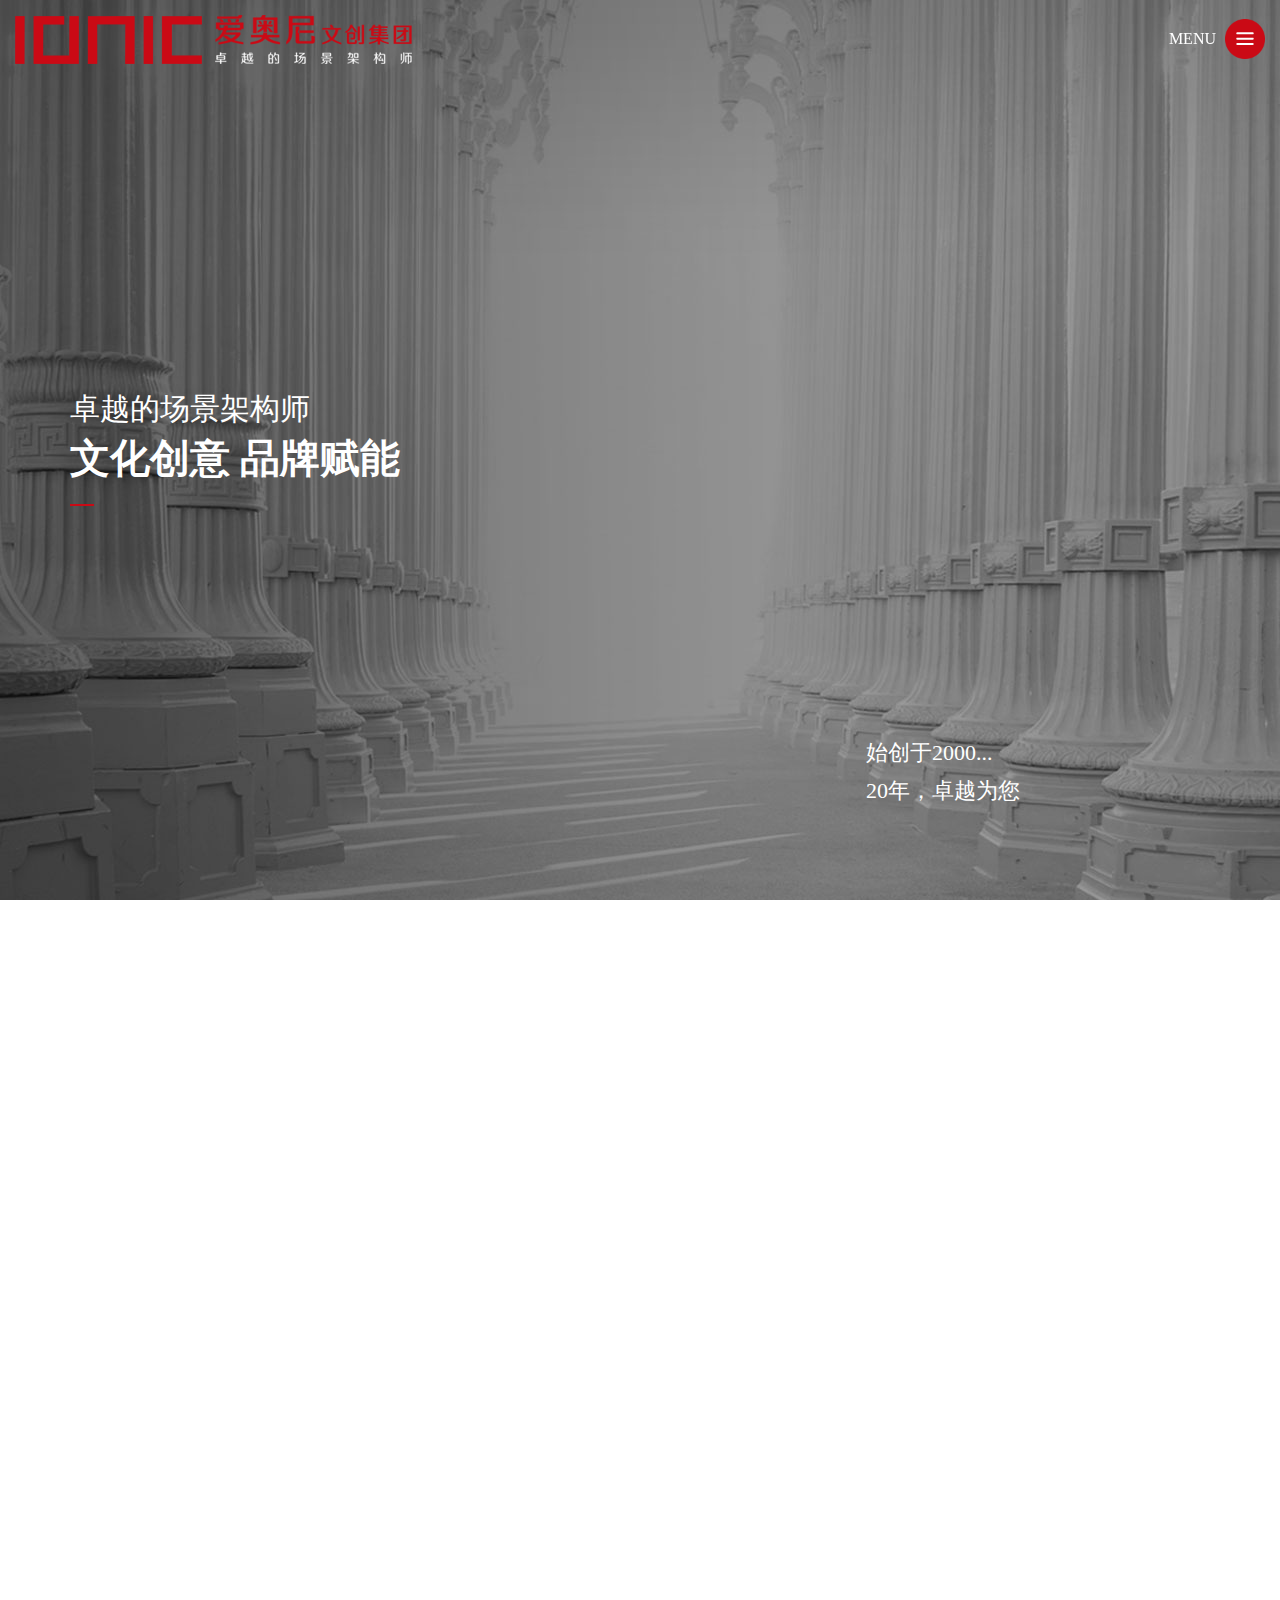
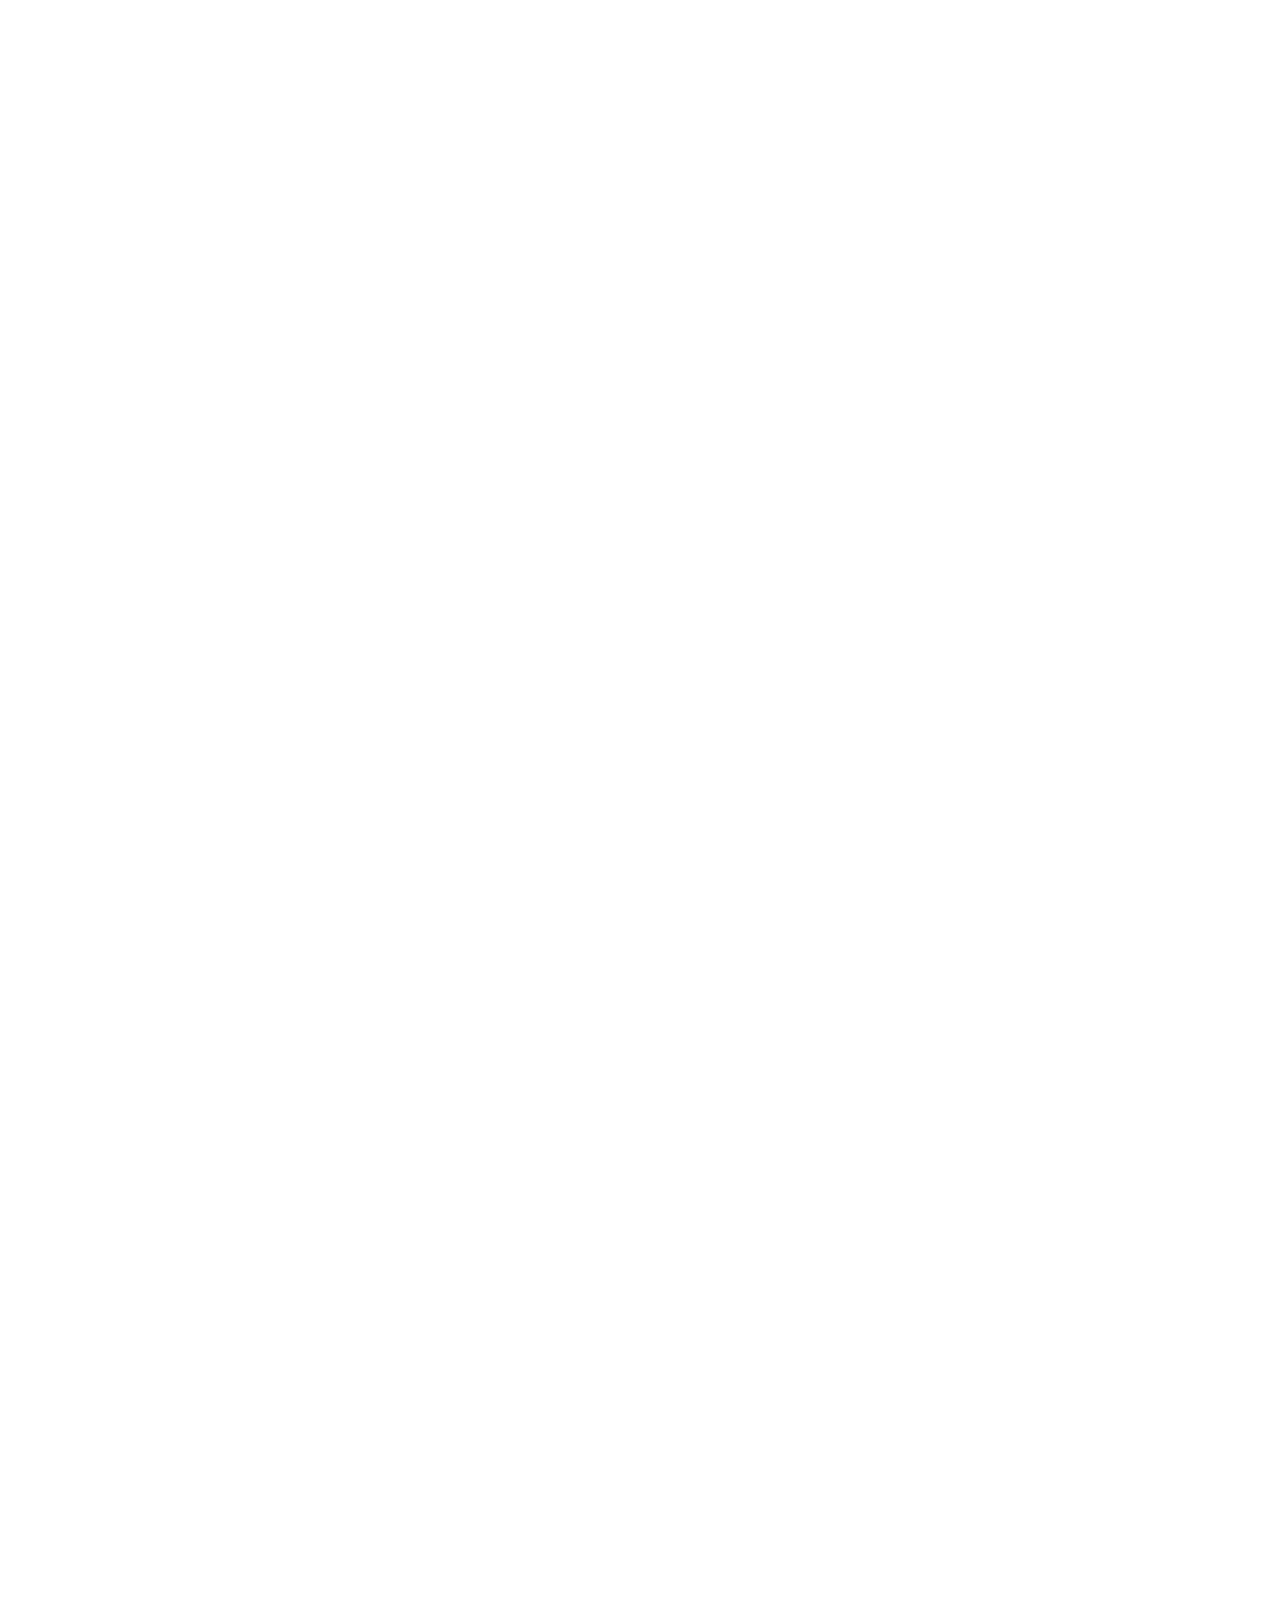
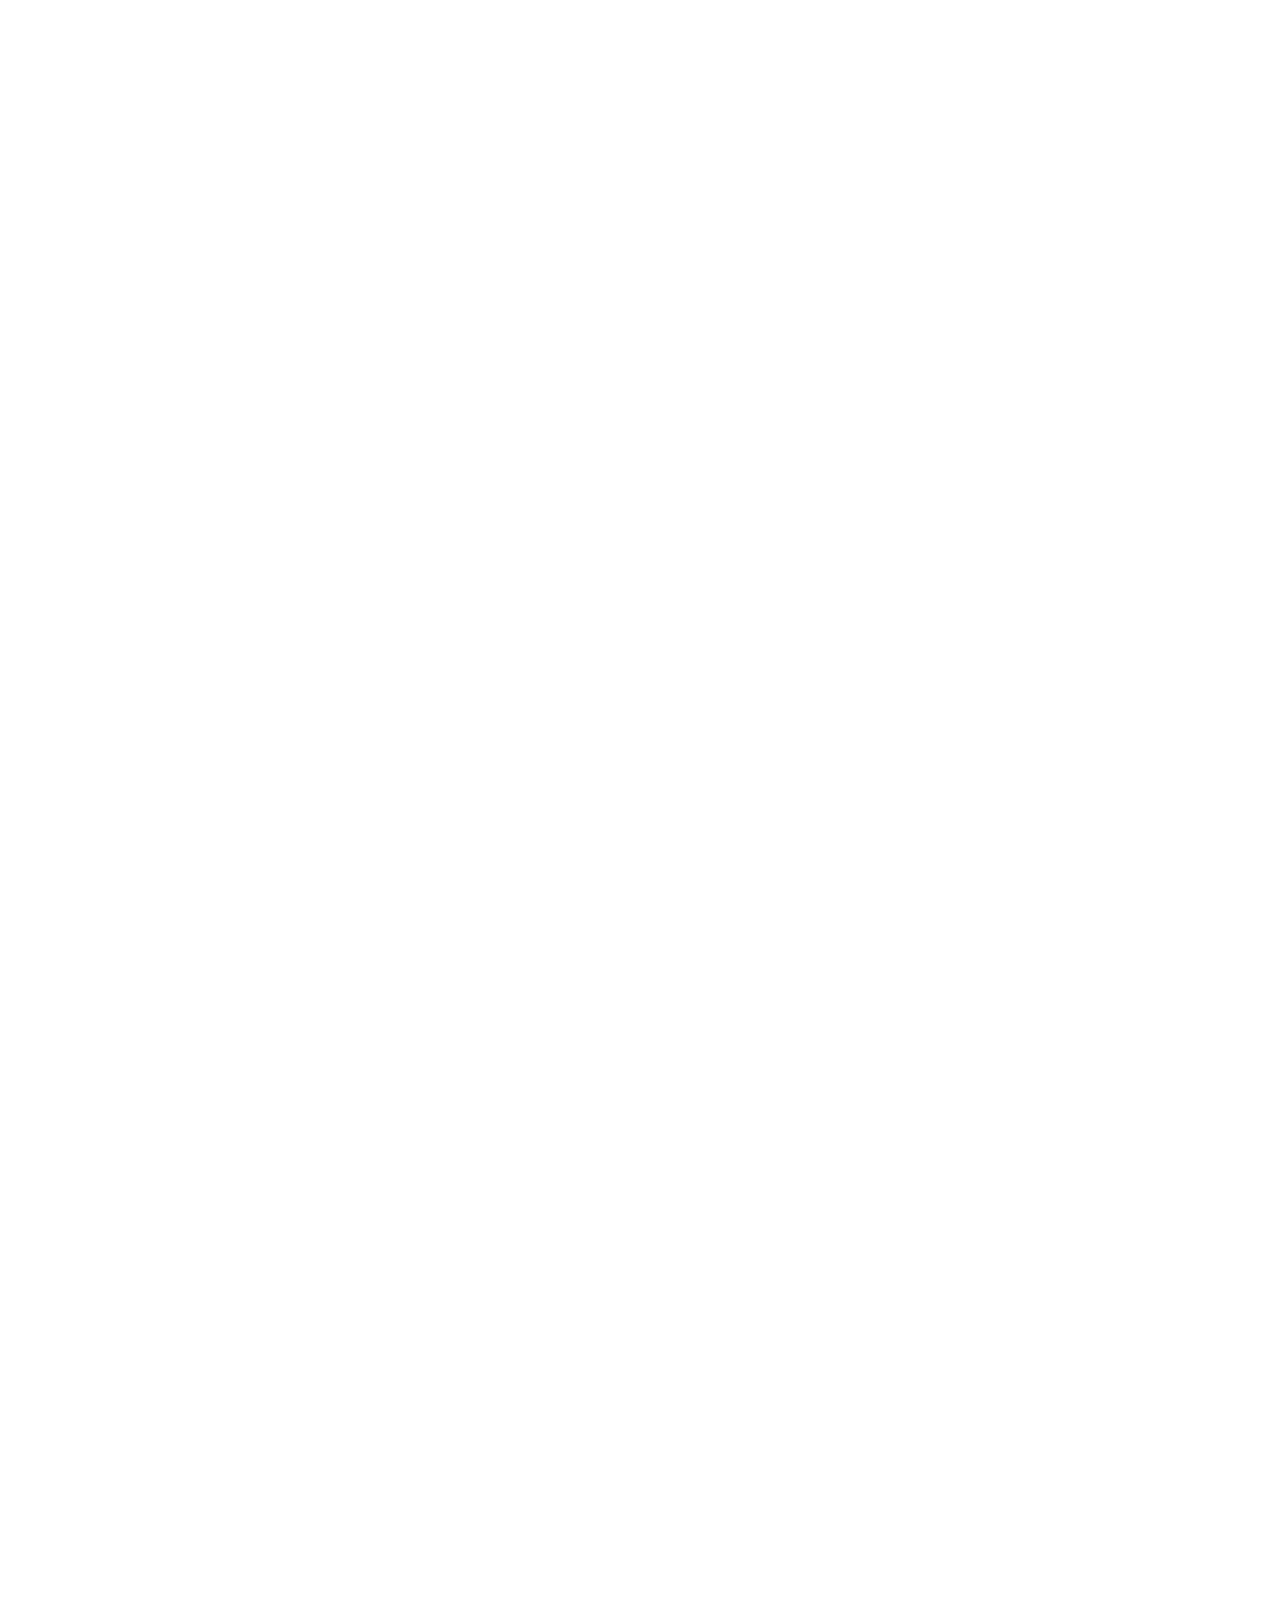
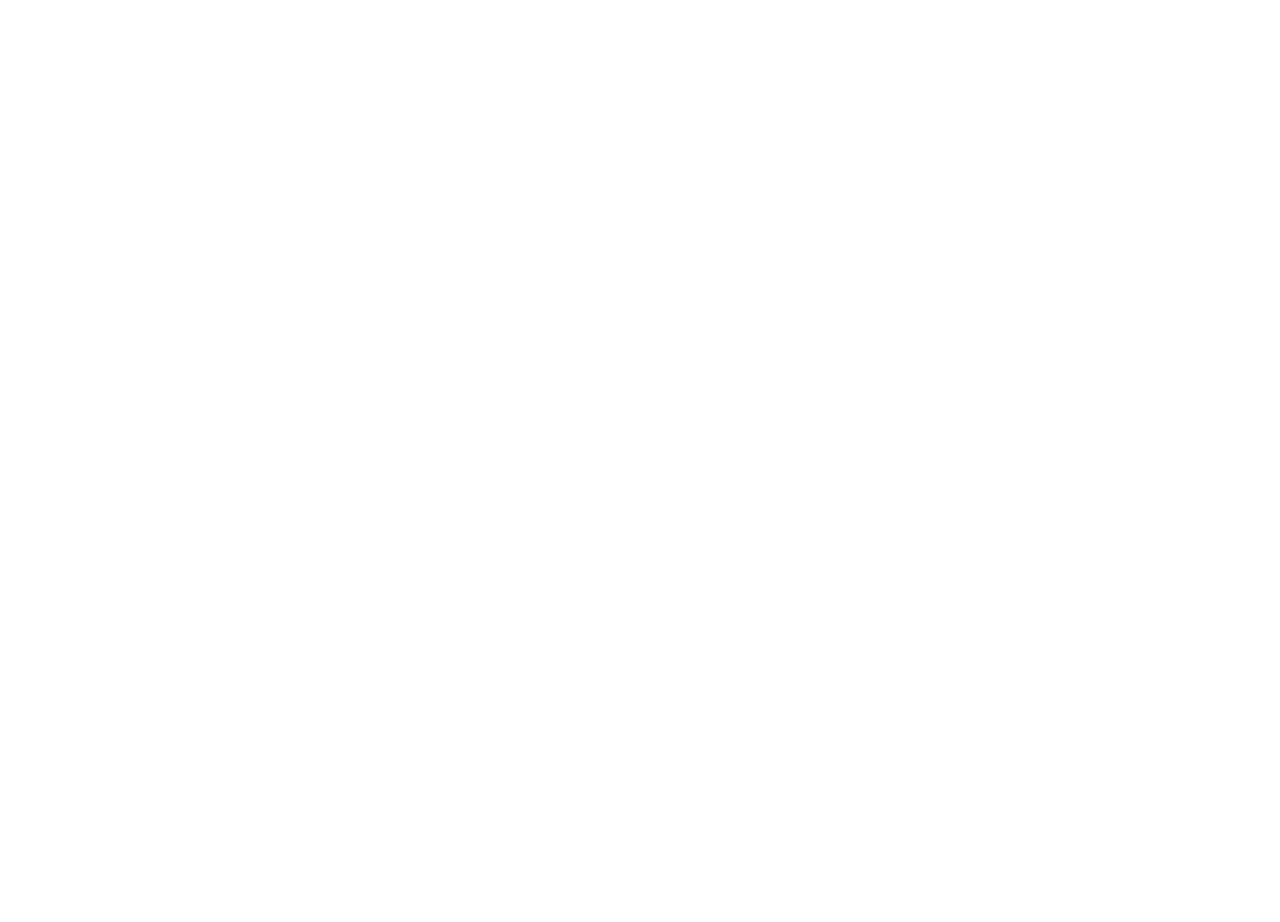
<file: 关于我们.html>
<!DOCTYPE html>
<html>
<head lang="en">
    <meta charset="UTF-8">
    <meta name="viewport" content="width=device-width, initial-scale=1">
    <title></title>
    
    <link rel="stylesheet" href="css/common.css" />
    <link rel="stylesheet" href="css/bootstrap.css" />
    <link href="css/owl.carousel.css" rel="stylesheet">
    <link href="css/owl.theme.css" rel="stylesheet">
    <link rel="stylesheet" href="css/jquery.fullPage.css" />
    <link rel="stylesheet" href="css/style.css" />
    <link rel="stylesheet" href="css/style_wt.css" />

    <script src="js/jquery-1.11.2.min.js"></script>
    <script language="javascript" src="js/bootstrap.min.js"></script>
    <script src="js/owl.carousel.js"></script>
    <script src="js/resLoader.js"></script>
    <script async="" src="js/picturefill.min.js"></script>
    <script language="javascript" src="js/js.js"></script>

    <!--[if lt IE 9]>
    <script src="js/html5shiv.min.js"></script>
    <script src="js/respond.min.js"></script>
    <![endif]-->
    <script src="js/jquery.fullPage.min.js"></script>
    <script type="text/javascript">
        $(document).ready(function() {
    
            if($(window).width()>768){
                $('#dowebok').fullpage({
                anchors: ['page1', 'page2', 'page3', 'page4','page5','page6','page7'],
                menu: '#menu',
                verticalCentered: !1,
                onLeave: function(index, nextIndex, direction){
                    if(nextIndex!=7){
                        $('.full_menu .pages1 .numa').text(nextIndex)
                    }
                    if(nextIndex!='1'){
                        $('.header').addClass('on')
                    }
                    else{
                        $('.header').removeClass('on')
                    }

                    if(nextIndex==6||nextIndex==7||nextIndex==4){
                        $('.full_menu').addClass('on');
                    }
                    else{
                        $('.full_menu').removeClass('on');
                    }
                },
            });
            }
        });
    </script>
    
</head>
<body>
    <div class="header trans">
        <div class="container-fluid rel">
            <a href="#" class="logo abs"><img src="images/logo.png" class="db" alt=""></a>
            <div class="menu1 abs">
                MENU <img src="images/menu.png" class="vmid" alt="">
            </div>
        </div>
    </div>
    <div class="index_nav">
        <div class="chacha"></div>
        <div class="logo abs"><img src="images/logo2.png" class="db" alt=""></div>
        <div class="index_n fix">
            <div class="item fl fix trans">
                <div class="item_abs abs tc">
                    <div class="tit">about</div>
                    <div class="tit1">关于我们</div>
                    <div class="shuxian trans auto"></div>
                    <ul>
                        <li><a href="#">集团介绍</a></li>
                        <li><a href="#">集团文化</a></li>
                        <li><a href="#">荣誉资质</a></li>
                        <li><a href="#">精英团队</a></li>
                        <li><a href="#">发展历程</a></li>
                        <li><a href="#">IONIC生态研究院</a></li>
                    </ul>
                </div>
            </div>
            <div class="item fl fix trans">
                <div class="item_abs abs tc">
                    <div class="tit">business</div>
                    <div class="tit1">集团业务</div>
                    <div class="shuxian trans auto"></div>
                    <ul>
                        <li><a href="#">IONIC 展览</a></li>
                        <li><a href="#">IONIC 模型</a></li>
                        <li><a href="#">IONIC 标识</a></li>
                        
                    </ul>
                </div>
            </div>
            <div class="item fl fix trans">
                <div class="item_abs abs tc">
                    <div class="tit">news</div>
                    <div class="tit1">新闻中心</div>
                    <div class="shuxian trans auto"></div>
                    <ul>
                        <li><a href="#">集团新闻</a></li>
                        <li><a href="#">行业资讯</a></li>
                        <li><a href="#">活动预告</a></li>
                        <li><a href="#">团队风采</a></li>
                    </ul>
                </div>
            </div>
            <div class="item fl fix trans">
                <div class="item_abs abs tc">
                    <div class="tit">service</div>
                    <div class="tit1">客户服务</div>
                    <div class="shuxian trans auto"></div>
                    <ul>
                        <li><a href="#">联系我们</a></li>
                        <li><a href="#">服务流程</a></li>
                        <li><a href="#">售后服务</a></li>
                    </ul>
                </div>
            </div>
        </div>
    </div>
    <!-- <div class="full_menu">
        <div class="pages1">
            0<span class="numa">1</span><span class=""> / </span>06
        </div>
        <ul id="menu">
            <li data-menuanchor="page1" class="active"><a href="#page1"></a></li>
            <li data-menuanchor="page2"><a href="#page2"></a></li>
            <li data-menuanchor="page3"><a href="#page3"></a></li>
            <li data-menuanchor="page4"><a href="#page4"></a></li>
            <li data-menuanchor="page5"><a href="#page5"></a></li>
            <li data-menuanchor="page6"><a href="#page6"></a></li>
        </ul>
    </div> -->
    
    
    <div id="dowebok" class="dowebox1">
        <div class="section section1">
            <div class="ejbanner rel" style="margin-top:0;background:url(images/ejtpb1.jpg) no-repeat center center;">
                <img src="images/ejtpb2.jpg" class="db" alt="">
                <div class="ejb_abs abs">
                    <div class="container">
                        <div class="tit">卓越的场景架构师</div>
                        <div class="tit1">文化创意 品牌赋能</div>
                        <div class="hengxian"></div>
                    </div>
                </div>
                <div class="ejbanner_word">
                    始创于2000...<br>20年，卓越为您
                </div>
            </div>
        </div>
        <div class="section section22">
            <div class="sec_main">
                <div class="container">
                    
                </div>
            </div>
        </div>
        <div class="section section3 fix">
            <a href="#" class="item fl trans on" style="background:url(images/tpa2.jpg) no-repeat center center;">
                <div class="item_bg trans" style="background:url(images/tp4.jpg) no-repeat center center;"></div>
                <div class="item_abs1 abs tc trans">
                    <div class="icon">
                        <img src="images/tbd2.png" class="db auto" alt="">
                    </div>
                    <div class="tit">IONIC 展览</div>
                    <div class="note">展陈场景生力军</div>
                    <div class="xh dincond">01</div>
                </div>
                <div class="item_abs2 abs trans">
                    <div class="xh dincond">01</div>
                    <div class="tit">IONIC 展览</div>
                    <div class="note">展陈场景生力军</div>
                    <div class="note1">
                        <span>企业品牌馆</span><span class="shuxian">|</span>
                        <span>企业品牌馆</span><span class="shuxian">|</span>
                        <span>企业品牌馆</span><span class="shuxian">|</span>
                        <span>企业品牌馆</span><span class="shuxian">|</span>
                        <span>企业品牌馆</span><span class="shuxian">|</span>
                        <span>企业品牌馆</span><span class="shuxian">|</span>
                        <span>企业品牌馆</span><span class="shuxian">|</span>
                        <span>企业品牌馆</span>
                    </div>
                    <div class="icon">
                        <img src="images/tbdd1.png" class="db" alt="">
                    </div>
                </div>
            </a>
            <a href="#" class="item fl trans" style="background:url(images/tpa2.jpg) no-repeat center center;">
                <div class="item_bg trans" style="background:url(images/tp4.jpg) no-repeat center center;"></div>
                <div class="item_abs1 abs tc trans">
                    <div class="icon">
                        <img src="images/tbd2.png" class="db auto" alt="">
                    </div>
                    <div class="tit">ionic 模型</div>
                    <div class="note">高精模型创造者</div>
                    <div class="xh dincond">02</div>
                </div>
                <div class="item_abs2 abs trans">
                    <div class="xh dincond">02</div>
                    <div class="tit">ionic 模型</div>
                    <div class="note">高精模型创造者</div>
                    <div class="note1">
                        <span>企业品牌馆</span><span class="shuxian">|</span>
                        <span>企业品牌馆</span><span class="shuxian">|</span>
                        <span>企业品牌馆</span><span class="shuxian">|</span>
                        <span>企业品牌馆</span><span class="shuxian">|</span>
                        <span>企业品牌馆</span><span class="shuxian">|</span>
                        <span>企业品牌馆</span><span class="shuxian">|</span>
                        <span>企业品牌馆</span><span class="shuxian">|</span>
                        <span>企业品牌馆</span>
                    </div>
                    <div class="icon">
                        <img src="images/tbdd1.png" class="db" alt="">
                    </div>
                </div>
            </a>
            <a href="#" class="item fl trans" style="background:url(images/tpa3.jpg) no-repeat center center;">
                <div class="item_bg trans" style="background:url(images/tp4.jpg) no-repeat center center;"></div>
                <div class="item_abs1 abs tc trans">
                    <div class="icon">
                        <img src="images/tbd2.png" class="db auto" alt="">
                    </div>
                    <div class="tit">ionic 标识</div>
                    <div class="note">人文导视倡导者</div>
                    <div class="xh dincond">03</div>
                </div>
                <div class="item_abs2 abs trans">
                    <div class="xh dincond">03</div>
                    <div class="tit">ionic 标识</div>
                    <div class="note">人文导视倡导者</div>
                    <div class="note1">
                        <span>企业品牌馆</span><span class="shuxian">|</span>
                        <span>企业品牌馆</span><span class="shuxian">|</span>
                        <span>企业品牌馆</span><span class="shuxian">|</span>
                        <span>企业品牌馆</span><span class="shuxian">|</span>
                        <span>企业品牌馆</span><span class="shuxian">|</span>
                        <span>企业品牌馆</span><span class="shuxian">|</span>
                        <span>企业品牌馆</span><span class="shuxian">|</span>
                        <span>企业品牌馆</span>
                    </div>
                    <div class="icon">
                        <img src="images/tbdd1.png" class="db" alt="">
                    </div>
                </div>
            </a>
            <script>
                $(function(){
                    let ww=$(window).width();
                    $('.section3 .item_bg,.section3 .item_abs2').width(ww/2);
                    $('.section3 .item').hover(function(){
                        $(this).addClass('on').siblings().removeClass('on');
                    })
                })
            </script>
        </div>
        <div class="section section4" style="background:url(images/bgtp4.jpg) no-repeat center center;">
            <div class="sec_main">
                <div class="container rel fix">
                    <div class="index_tit fl abs">
                        <div class="tit b">经典案例</div>
                        <div class="tit1 b">project</div>
                        <div class="hengxian"></div>
                    </div>
                    <div class="sec_nav abs">
                        <ul>
                            <li class="fix">
                                <div class="icon rel vmid">
                                    <img src="images/tbb1.png" class="db auto imgga trans" alt="">
                                    <img src="images/tbb11.png" class="db abs imggb trans" alt="">
                                </div>
                                IONIC 展览
                            </li>
                            <li class="fix">
                                <div class="icon rel vmid">
                                    <img src="images/tbb2.png" class="db auto imgga trans" alt="">
                                    <img src="images/tbb22.png" class="db abs imggb trans" alt="">
                                </div>
                                IONIC 模型
                            </li>
                            <li class="fix">
                                <div class="icon rel vmid">
                                    <img src="images/tbb3.png" class="db auto imgga trans" alt="">
                                    <img src="images/tbb33.png" class="db abs imggb trans" alt="">
                                </div>
                                IONIC 标识
                            </li>
                        </ul>
                    </div>
                    <div class="sec_m rel fr">
                        <div class="sec_m1">
                            <div class="abs sec_dot sec_dot1 fix">
                                <div class="ye dincond fr"><span>1</span>/ <div class="dib sum1">2</div></div>
                                <div class="next fr"><img src="images/jiantou1.png" class="db" alt=""></div>
                            </div>
                            <div class="owl-carousel owl-theme" id="owl-demo3">
                                <div class="item fix">
                                    <a href="#" class="pic db rel ovh">
                                        <img src="images/tp3.jpg" class="trans" alt="">
                                        <span class="abs"><img src="images/jiahao.jpg" class="db" alt=""></span>
                                    </a>
                                    <div class="tit"><a href="#">new悦城</a></div>
                                    <div class="note">
                                        <a href="#" class="dib"><img src="images/tbc1.png" class="vmid" alt="">ionic模型 </a>
                                        <a href="#" class="dib"><img src="images/tbc2.png" class="vmid" alt=""> 商业模型 </a>
                                    </div>
                                </div>
                                <div class="item fix">
                                    <a href="#" class="pic db rel ovh">
                                        <img src="images/tp3.jpg" class="trans" alt="">
                                        <span class="abs"><img src="images/jiahao.jpg" class="db" alt=""></span>
                                    </a>
                                    <div class="tit"><a href="#">new悦城</a></div>
                                    <div class="note">
                                        <a href="#" class="dib"><img src="images/tbc1.png" class="vmid" alt="">ionic模型 </a>
                                        <a href="#" class="dib"><img src="images/tbc2.png" class="vmid" alt=""> 商业模型 </a>
                                    </div>
                                </div>
                            </div>
                        </div>
                        <div class="sec_m1">
                            <div class="abs sec_dot sec_dot2 fix">
                                <div class="ye dincond fr"><span>1</span>/ <div class="dib sum1"></div></div>
                                <div class="next fr"><img src="images/jiantou1.png" class="db" alt=""></div>
                            </div>
                            <div class="owl-carousel owl-theme" id="owl-demo32">
                                <div class="item fix">
                                    <a href="#" class="pic db rel ovh">
                                        <img src="images/tp3.jpg" class="trans" alt="">
                                        <span class="abs"><img src="images/jiahao.jpg" class="db" alt=""></span>
                                    </a>
                                    <div class="tit"><a href="#">new悦城</a></div>
                                    <div class="note">
                                        <a href="#" class="dib"><img src="images/tbc1.png" class="vmid" alt="">ionic模型 </a>
                                        <a href="#" class="dib"><img src="images/tbc2.png" class="vmid" alt=""> 商业模型 </a>
                                    </div>
                                </div>
                                <div class="item fix">
                                    <a href="#" class="pic db rel ovh">
                                        <img src="images/tp3.jpg" class="trans" alt="">
                                        <span class="abs"><img src="images/jiahao.jpg" class="db" alt=""></span>
                                    </a>
                                    <div class="tit"><a href="#">new悦城</a></div>
                                    <div class="note">
                                        <a href="#" class="dib"><img src="images/tbc1.png" class="vmid" alt="">ionic模型 </a>
                                        <a href="#" class="dib"><img src="images/tbc2.png" class="vmid" alt=""> 商业模型 </a>
                                    </div>
                                </div>
                            </div>
                        </div>
                        <div class="sec_m1">
                            <div class="abs sec_dot sec_dot3 fix">
                                <div class="ye dincond fr"><span>1</span>/ <div class="dib sum1"></div></div>
                                <div class="next fr"><img src="images/jiantou1.png" class="db" alt=""></div>
                            </div>
                            <div class="owl-carousel owl-theme" id="owl-demo33">
                                <div class="item fix">
                                    <a href="#" class="pic db rel ovh">
                                        <img src="images/tp3.jpg" class="trans" alt="">
                                        <span class="abs"><img src="images/jiahao.jpg" class="db" alt=""></span>
                                    </a>
                                    <div class="tit"><a href="#">new悦城</a></div>
                                    <div class="note">
                                        <a href="#" class="dib"><img src="images/tbc1.png" class="vmid" alt="">ionic模型 </a>
                                        <a href="#" class="dib"><img src="images/tbc2.png" class="vmid" alt=""> 商业模型 </a>
                                    </div>
                                </div>
                                <div class="item fix">
                                    <a href="#" class="pic db rel ovh">
                                        <img src="images/tp3.jpg" class="trans" alt="">
                                        <span class="abs"><img src="images/jiahao.jpg" class="db" alt=""></span>
                                    </a>
                                    <div class="tit"><a href="#">new悦城</a></div>
                                    <div class="note">
                                        <a href="#" class="dib"><img src="images/tbc1.png" class="vmid" alt="">ionic模型 </a>
                                        <a href="#" class="dib"><img src="images/tbc2.png" class="vmid" alt=""> 商业模型 </a>
                                    </div>
                                </div>
                            </div>
                        </div>
                    </div>
                    <script>
                        $(function(){
                            $('.section4 .sec_nav ul li').eq(0).addClass('on');
                            $('.section4 .sec_nav ul li').click(function(){
                                let index=$(this).index();
                                $(this).addClass('on').siblings().removeClass('on');
                                $('.section4 .sec_m1').eq(index).fadeIn().siblings().hide();
                            })
                            $('.section4 .sec_m1').each(function(){
                                $(this).find('.sum1').text($(this).find('.item').size())
                                $(this).find('.ye span').text(1)
                            })
                            if($('#owl-demo3 .item').size()==1){
                                $('#owl-demo3').show();   
                            }
                            else{
                                var owl=$('#owl-demo3');
                                $('#owl-demo3').owlCarousel({
                                    loop:true,
                                    items:1,
                                    nav:false,
                                    autoplay:true,
                                    autoplayTimeout:5000,
                                    autoplayHoverPause:true,
                                });
                                
                                $('.sec_dot1 .next').click(function() {
                                    $('#owl-demo3').trigger('next.owl.carousel');
                                })
                               
                            }
                            $('#owl-demo3').on('changed.owl.carousel', function(event) {
                                $('.sec_dot1 .ye span').text($('#owl-demo3 .owl-dot.active').index()+1)
                            }) 
                            if($('#owl-demo32 .item').size()==1){
                                $('#owl-demo32').show();   
                            }
                            else{
                                var owl1=$('#owl-demo32');
                                $('#owl-demo32').owlCarousel({
                                    loop:true,
                                    items:1,
                                    nav:false,
                                    autoplay:true,
                                    autoplayTimeout:5000,
                                    autoplayHoverPause:true,
                                });
                                
                                $('.sec_dot2 .next').click(function() {
                                    $('#owl-demo32').trigger('next.owl.carousel');
                                })
                               
                            }
                            $('#owl-demo32').on('changed.owl.carousel', function(event) {
                                $('.sec_dot2 .ye span').text($('#owl-demo32 .owl-dot.active').index()+1)
                            }) 
                            if($('#owl-demo33 .item').size()==1){
                                $('#owl-demo33').show();   
                            }
                            else{
                                var owl2=$('#owl-demo33');
                                $('#owl-demo33').owlCarousel({
                                    loop:true,
                                    items:1,
                                    nav:false,
                                    autoplay:true,
                                    autoplayTimeout:5000,
                                    autoplayHoverPause:true,
                                });
                                
                                $('.sec_dot3 .next').click(function() {
                                    $('#owl-demo33').trigger('next.owl.carousel');
                                })
                               
                            }
                            $('#owl-demo33').on('changed.owl.carousel', function(event) {
                                $('.sec_dot3 .ye span').text($('#owl-demo33 .owl-dot.active').index()+1)
                            }) 
                                $('.section4 .sec_m1').hide();
                                $('.section4 .sec_m1').eq(0).show();
                               
                                
                            // $('#owl-demo5').on('changed.owl.carousel', function(event) {
                            //     console.log(event.item.index)
                            // }) 
                            // $('.next_btn2').click(function() {
                            //     $('#owl-demo5').trigger('next.owl.carousel');
                            // })
                            // // Go to the previous item
                            // $('.prev_btn2').click(function() {
                            //     // With optional speed parameter
                            //     // Parameters has to be in square bracket '[]'
                            //     $('#owl-demo5').trigger('prev.owl.carousel');
                            // })
                        })
                    </script>
                </div>
            </div>
        </div>
        <div class="section section5" style="background:url(images/bgtp6.jpg) no-repeat center center;">
            <div class="sec_main">
                <div class="container">
                    <div class="sec_top fix">
                        <div class="index_tit style1 fl">
                            <div class="tit b">荣誉资质</div>
                            <div class="tit1 b">honor</div>
                            <div class="hengxian"></div>
                        </div>
                        <div class="index_tit1 style1 fr tr">
                            <div class="num1">04</div>
                            <div class="hengxian"></div>
                            <div class="note dincond">
                                Honor<br>certificate
                            </div>
                        </div>
                    </div>
                    <div class="sec_bot rel">
                        <div class="prev trans"></div>
                        <div class="next trans"></div>
                        <div class="owl-carousel owl-theme" id="owl-demo4">
                            <div class="item fix">
                                <div class="item1 fl tc">
                                    <div class="icon">
                                        <img src="images/zstb1.png" class="db auto" alt="">
                                    </div>
                                    <div class="tit">AAA级企业信用证书AAA级企业信用证书</div>
                                    <div class="note">北京国信创新征信有限公司</div>
                                </div>
                                <div class="item1 fl tc">
                                    <div class="icon">
                                        <img src="images/zstb1.png" class="db auto" alt="">
                                    </div>
                                    <div class="tit">AAA级企业信用证书</div>
                                    <div class="note">北京国信创新征信有限公司</div>
                                </div>
                                <div class="item1 fl tc">
                                    <div class="icon">
                                        <img src="images/zstb1.png" class="db auto" alt="">
                                    </div>
                                    <div class="tit">AAA级企业信用证书</div>
                                    <div class="note">北京国信创新征信有限公司</div>
                                </div>
                                <div class="item1 fl tc">
                                    <div class="icon">
                                        <img src="images/zstb1.png" class="db auto" alt="">
                                    </div>
                                    <div class="tit">AAA级企业信用证书</div>
                                    <div class="note">北京国信创新征信有限公司</div>
                                </div>
                                <div class="item1 fl tc">
                                    <div class="icon">
                                        <img src="images/zstb1.png" class="db auto" alt="">
                                    </div>
                                    <div class="tit">AAA级企业信用证书</div>
                                    <div class="note">北京国信创新征信有限公司</div>
                                </div>
                                <div class="item1 fl tc">
                                    <div class="icon">
                                        <img src="images/zstb1.png" class="db auto" alt="">
                                    </div>
                                    <div class="tit">AAA级企业信用证书</div>
                                    <div class="note">北京国信创新征信有限公司</div>
                                </div>
                                <div class="item1 fl tc">
                                    <div class="icon">
                                        <img src="images/zstb1.png" class="db auto" alt="">
                                    </div>
                                    <div class="tit">AAA级企业信用证书</div>
                                    <div class="note">北京国信创新征信有限公司</div>
                                </div>
                                <div class="item1 fl tc">
                                    <div class="icon">
                                        <img src="images/zstb1.png" class="db auto" alt="">
                                    </div>
                                    <div class="tit">AAA级企业信用证书</div>
                                    <div class="note">北京国信创新征信有限公司</div>
                                </div>
                            </div>
                            <div class="item fix">
                                <div class="item1 fl tc">
                                    <div class="icon">
                                        <img src="images/zstb1.png" class="db auto" alt="">
                                    </div>
                                    <div class="tit">AAA级企业信用证书</div>
                                    <div class="note">北京国信创新征信有限公司</div>
                                </div>
                                <div class="item1 fl tc">
                                    <div class="icon">
                                        <img src="images/zstb1.png" class="db auto" alt="">
                                    </div>
                                    <div class="tit">AAA级企业信用证书</div>
                                    <div class="note">北京国信创新征信有限公司</div>
                                </div>
                                <div class="item1 fl tc">
                                    <div class="icon">
                                        <img src="images/zstb1.png" class="db auto" alt="">
                                    </div>
                                    <div class="tit">AAA级企业信用证书</div>
                                    <div class="note">北京国信创新征信有限公司</div>
                                </div>
                                <div class="item1 fl tc">
                                    <div class="icon">
                                        <img src="images/zstb1.png" class="db auto" alt="">
                                    </div>
                                    <div class="tit">AAA级企业信用证书</div>
                                    <div class="note">北京国信创新征信有限公司</div>
                                </div>
                                <div class="item1 fl tc">
                                    <div class="icon">
                                        <img src="images/zstb1.png" class="db auto" alt="">
                                    </div>
                                    <div class="tit">AAA级企业信用证书</div>
                                    <div class="note">北京国信创新征信有限公司</div>
                                </div>
                                <div class="item1 fl tc">
                                    <div class="icon">
                                        <img src="images/zstb1.png" class="db auto" alt="">
                                    </div>
                                    <div class="tit">AAA级企业信用证书</div>
                                    <div class="note">北京国信创新征信有限公司</div>
                                </div>
                                <div class="item1 fl tc">
                                    <div class="icon">
                                        <img src="images/zstb1.png" class="db auto" alt="">
                                    </div>
                                    <div class="tit">AAA级企业信用证书</div>
                                    <div class="note">北京国信创新征信有限公司</div>
                                </div>
                                <div class="item1 fl tc">
                                    <div class="icon">
                                        <img src="images/zstb1.png" class="db auto" alt="">
                                    </div>
                                    <div class="tit">AAA级企业信用证书</div>
                                    <div class="note">北京国信创新征信有限公司</div>
                                </div>
                            </div>
                        </div>
                        <script>
                            $(function(){
                                    
                                    if($('.section5 .item').size()==1){
                                        $('.section5 .owl-carousel').show();   
                                    }
                                    else{
                                        var owl=$('#owl-demo4');
                                        $('#owl-demo4').owlCarousel({
                                            loop:true,
                                            items:1,
                                            nav:false,
                                            autoplay:true,
                                            autoplayTimeout:5000,
                                            autoplayHoverPause:true,
                                        });
                                        
                                        $('.section5 .sec_bot .next').click(function() {
                                            $('#owl-demo4').trigger('next.owl.carousel');
                                        })
                                        $('.section5 .sec_bot .prev').click(function() {
                                            $('#owl-demo4').trigger('prev.owl.carousel');
                                        })
                                    }
                                // $('#owl-demo5').on('changed.owl.carousel', function(event) {
                                //     console.log(event.item.index)
                                // }) 
                                // $('.next_btn2').click(function() {
                                //     $('#owl-demo5').trigger('next.owl.carousel');
                                // })
                                // // Go to the previous item
                                // $('.prev_btn2').click(function() {
                                //     // With optional speed parameter
                                //     // Parameters has to be in square bracket '[]'
                                //     $('#owl-demo5').trigger('prev.owl.carousel');
                                // })
                            })
                        </script>
                    </div>
                </div>
            </div>
        </div>
        <div class="section section6" style="background:#ffffff">
            <div class="sec_main">
                <div class="container">
                    <div class="sec_top fix">
                        <div class="index_tit fl">
                            <div class="tit b">新闻中心</div>
                            <div class="tit1 b">news</div>
                            <div class="hengxian"></div>
                        </div>
                        <div class="index_tit1 fr tr">
                            <div class="num1">05</div>
                            <div class="hengxian"></div>
                            <div class="note dincond">
                                news<br>center
                            </div>
                        </div>
                    </div>
                    <div class="sec_bot fix">
                        <div class="owl-carousel owl-theme" id="owl-demo5">
                            <div class="item fix">
                                <div class="item1 fl trans">
                                    <div class="date trans">
                                        <span>06.24</span><span class="xiexian trans"></span>2021
                                    </div>
                                    <div class="tit"><a href="#" class="trans">爱奥尼倾力打造华电榆林煤电一体化项目模型</a></div>
                                    <div class="note">
                                        陕西华电榆横煤电有限责任公司（简称“榆横煤电公司成立于2007年，注册资本金13.95亿元，是中国...
                                    </div>
                                    <a href="#" class="pic rel db">
                                        <img src="images/tp1.jpg" class="db trans" alt="">
                                        <span class="more abs trans dincond">read more</span>
                                    </a>
                                </div>
                            </div>
                            <div class="item fix">
                                <div class="item1 fl trans">
                                    <div class="date trans">
                                        <span>06.24</span><span class="xiexian trans"></span>2021
                                    </div>
                                    <div class="tit"><a href="#" class="trans">爱奥尼倾力打造华电榆林煤电一体化项目模型</a></div>
                                    <div class="note">
                                        陕西华电榆横煤电有限责任公司（简称“榆横煤电公司成立于2007年，注册资本金13.95亿元，是中国...
                                    </div>
                                    <a href="#" class="pic rel db">
                                        <img src="images/tp1.jpg" class="db trans" alt="">
                                        <span class="more abs trans dincond">read more</span>
                                    </a>
                                </div>
                            </div>
                            <div class="item fix">
                                <div class="item1 fl trans">
                                    <div class="date trans">
                                        <span>06.24</span><span class="xiexian trans"></span>2021
                                    </div>
                                    <div class="tit"><a href="#" class="trans">爱奥尼倾力打造华电榆林煤电一体化项目模型</a></div>
                                    <div class="note">
                                        陕西华电榆横煤电有限责任公司（简称“榆横煤电公司成立于2007年，注册资本金13.95亿元，是中国...
                                    </div>
                                    <a href="#" class="pic rel db">
                                        <img src="images/tp1.jpg" class="db trans" alt="">
                                        <span class="more abs trans dincond">read more</span>
                                    </a>
                                </div>
                            </div>
                            <div class="item fix">
                                <div class="item1 fl trans">
                                    <div class="date trans">
                                        <span>06.24</span><span class="xiexian trans"></span>2021
                                    </div>
                                    <div class="tit"><a href="#" class="trans">爱奥尼倾力打造华电榆林煤电一体化项目模型</a></div>
                                    <div class="note">
                                        陕西华电榆横煤电有限责任公司（简称“榆横煤电公司成立于2007年，注册资本金13.95亿元，是中国...
                                    </div>
                                    <a href="#" class="pic rel db">
                                        <img src="images/tp1.jpg" class="db trans" alt="">
                                        <span class="more abs trans dincond">read more</span>
                                    </a>
                                </div>
                            </div>
                            <div class="item fix">
                                <div class="item1 fl trans">
                                    <div class="date trans">
                                        <span>06.24</span><span class="xiexian trans"></span>2021
                                    </div>
                                    <div class="tit"><a href="#" class="trans">爱奥尼倾力打造华电榆林煤电一体化项目模型</a></div>
                                    <div class="note">
                                        陕西华电榆横煤电有限责任公司（简称“榆横煤电公司成立于2007年，注册资本金13.95亿元，是中国...
                                    </div>
                                    <a href="#" class="pic rel db">
                                        <img src="images/tp1.jpg" class="db trans" alt="">
                                        <span class="more abs trans dincond">read more</span>
                                    </a>
                                </div>
                            </div>
                            <div class="item fix">
                                <div class="item1 fl trans">
                                    <div class="date trans">
                                        <span>06.24</span><span class="xiexian trans"></span>2021
                                    </div>
                                    <div class="tit"><a href="#" class="trans">爱奥尼倾力打造华电榆林煤电一体化项目模型</a></div>
                                    <div class="note">
                                        陕西华电榆横煤电有限责任公司（简称“榆横煤电公司成立于2007年，注册资本金13.95亿元，是中国...
                                    </div>
                                    <a href="#" class="pic rel db">
                                        <img src="images/tp1.jpg" class="db trans" alt="">
                                        <span class="more abs trans dincond">read more</span>
                                    </a>
                                </div>
                            </div>
                        </div>
                        <script>
                            $(function(){
                                $('#owl-demo5').owlCarousel({
                                    loop:true,
                                    margin:5,
                                    nav:false,
                                    responsive:{
                                        0:{
                                            items:1
                                        },
                                        768:{
                                            items:2
                                        },
                                        1000:{
                                            items:3
                                        }
                                    }
                                })
                                // $('#owl-demo5').on('changed.owl.carousel', function(event) {
                                //     console.log(event.item.index)
                                // }) 
                                // $('.next_btn2').click(function() {
                                //     $('#owl-demo5').trigger('next.owl.carousel');
                                // })
                                // // Go to the previous item
                                // $('.prev_btn2').click(function() {
                                //     // With optional speed parameter
                                //     // Parameters has to be in square bracket '[]'
                                //     $('#owl-demo5').trigger('prev.owl.carousel');
                                // })
                            })
                        </script>
                    </div>
                </div>
            </div>
        </div>
        <div class="section section7 fp-auto-height fp-section">
            <div class="container">
                <div class="footer fix">
                    <div class="footer_left fix">
                        <div class="item fl">
                            <div class="tit"><a href="#">关于我们</a></div>
                            <ul>
                                <li><a href="#">集团介绍</a></li>
                                <li><a href="#">集团文化</a></li>
                                <li><a href="#">荣誉资质</a></li>
                                <li><a href="#">精英团队</a></li>
                                <li><a href="#">发展历程</a></li>
                                <li><a href="#">IONIC生态研究院</a></li>
                            </ul>
                        </div>
                        <div class="item fl">                      
                            <div class="tit"><a href="#">集团业务</a></div>
                            <ul>
                                <li><a href="#">IONIC 展览</a></li>
                                <li><a href="#">IONIC 模型</a></li>
                                <li><a href="#">IONIC 标识</a></li>
                                
                            </ul>
                        </div>
                        <div class="item fl">
                            <div class="tit"><a href="#">新闻中心</a></div>
                            <ul>
                                <li><a href="#">集团新闻</a></li>
                                <li><a href="#">行业资讯</a></li>
                                <li><a href="#">活动预告</a></li>
                                <li><a href="#">团队风采</a></li>
                            </ul>
                        </div>
                        <div class="item fl">
                            <div class="tit"><a href="#">客户服务</a></div>
                            <ul>
                                <li><a href="#">联系我们</a></li>
                                <li><a href="#">服务流程</a></li>
                                <li><a href="#">售后服务</a></li>
                            </ul>
                        </div>
                    </div>
                    <div class="footer_right fr">
                        <div class="tit">关于我们</div>
                        <div class="cont fix">
                            <div class="item fl">
                                <div class="pic">
                                    <img src="images/ewm1.jpg" class="db" alt="">
                                </div>
                                <div class="tit1">微信服务号</div>
                            </div>
                            <div class="item fr">
                                <div class="pic">
                                    <img src="images/ewm1.jpg" class="db" alt="">
                                </div>
                                <div class="tit1">微信订阅号</div>
                            </div>
                        </div>
                    </div>
                </div>
                <div class="copyRight fix">
                    <div class="fl"><span class="dib">Copyright©北京爱奥尼创意集团</span>  <span class="dib">版权所有</span>　<a href="#" class="dib">京公安备11010802015373号</a> <a href="#" class="dib">京ICP备14029863号-1</a></div>
                    <div class="fr">
                        <a href="#">版权声明</a>
                        <a href="#">联系我们</a>
                    </div>
                </div>
            </div>
        </div>
    </div>
    
    

    <!-- <div class="owl-carousel owl-theme" id="owl-demo5">
        <div class="item">
            <a href="#" class="db rel">
                <img src="images/guoqi1.png">
            </a>
        </div>
        <div class="item">
            <a href="#" class="db rel">
                <img src="images/guoqi2.png">
            </a>
        </div>
        <div class="item">
            <a href="#" class="db rel">
                <img src="images/guoqi3.png">
            </a>
        </div>
        <div class="item">
            <a href="#" class="db rel">
                <img src="images/guoqi4.png">
            </a>
        </div>
        <div class="item">
            <a href="#" class="db rel">
                <img src="images/guoqi5.png">
            </a>
        </div>
        <div class="item">
            <a href="#" class="db rel">
                <img src="images/guoqi6.png">
            </a>
        </div>
        <div class="item">
            <a href="#" class="db rel">
                <img src="images/guoqi7.png">
            </a>
        </div>
        <div class="item">
            <a href="#" class="db rel">
                <img src="images/guoqi8.png">
            </a>
        </div>
        <div class="item">
            <a href="#" class="db rel">
                <img src="images/guoqi9.png">
            </a>
        </div>
        <div class="item">
            <a href="#" class="db rel">
                <img src="images/guoqi10.png">
            </a>
        </div>
        <div class="item">
            <a href="#" class="db rel">
                <img src="images/guoqi11.png">
            </a>
        </div>
    </div>
    <script>
        $(function(){
            $('#owl-demo5').owlCarousel({
                loop:true,
                margin:5,
                nav:false,
                responsive:{
                    0:{
                        items:5
                    },
                    768:{
                        items:8
                    },
                    1000:{
                        items:11
                    }
                }
            })
            // $('#owl-demo5').on('changed.owl.carousel', function(event) {
            //     console.log(event.item.index)
            // }) 
            // $('.next_btn2').click(function() {
            //     $('#owl-demo5').trigger('next.owl.carousel');
            // })
            // // Go to the previous item
            // $('.prev_btn2').click(function() {
            //     // With optional speed parameter
            //     // Parameters has to be in square bracket '[]'
            //     $('#owl-demo5').trigger('prev.owl.carousel');
            // })
        })
    </script> -->
</body>
</html>
</file>
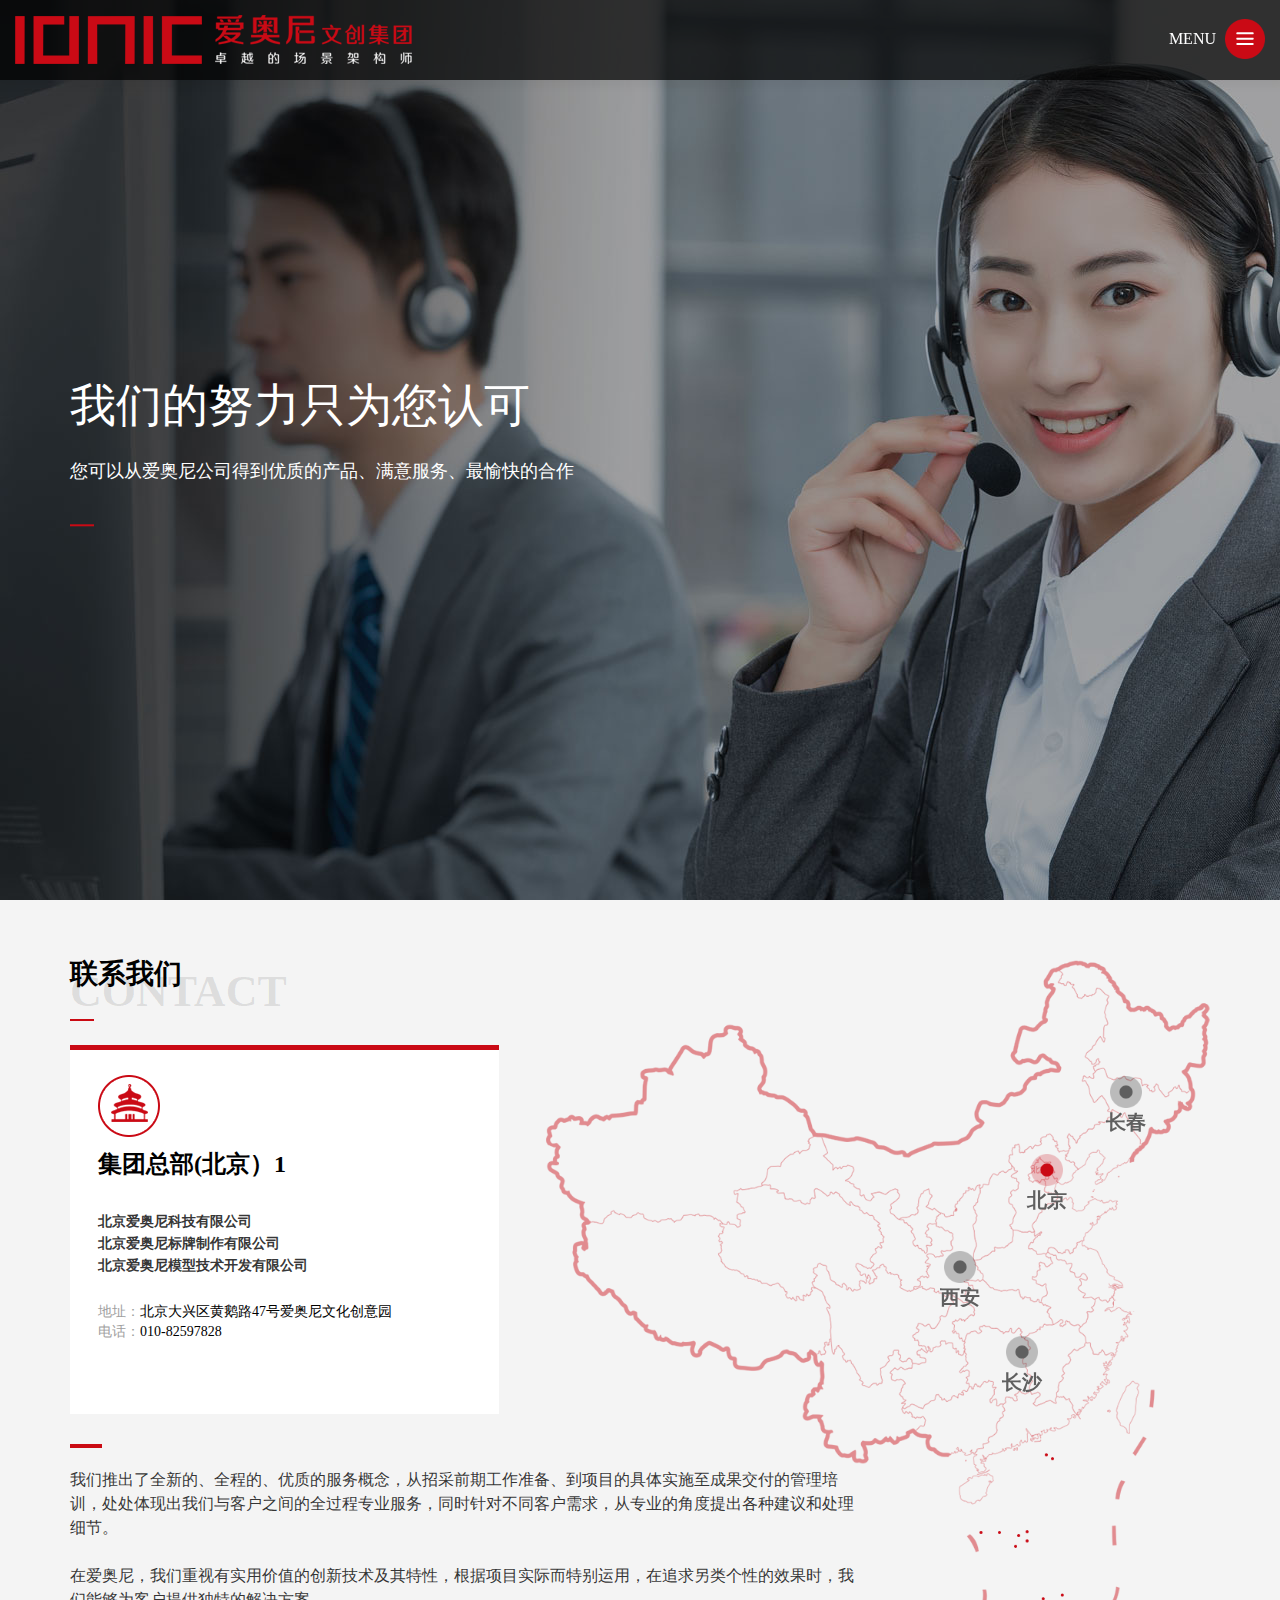
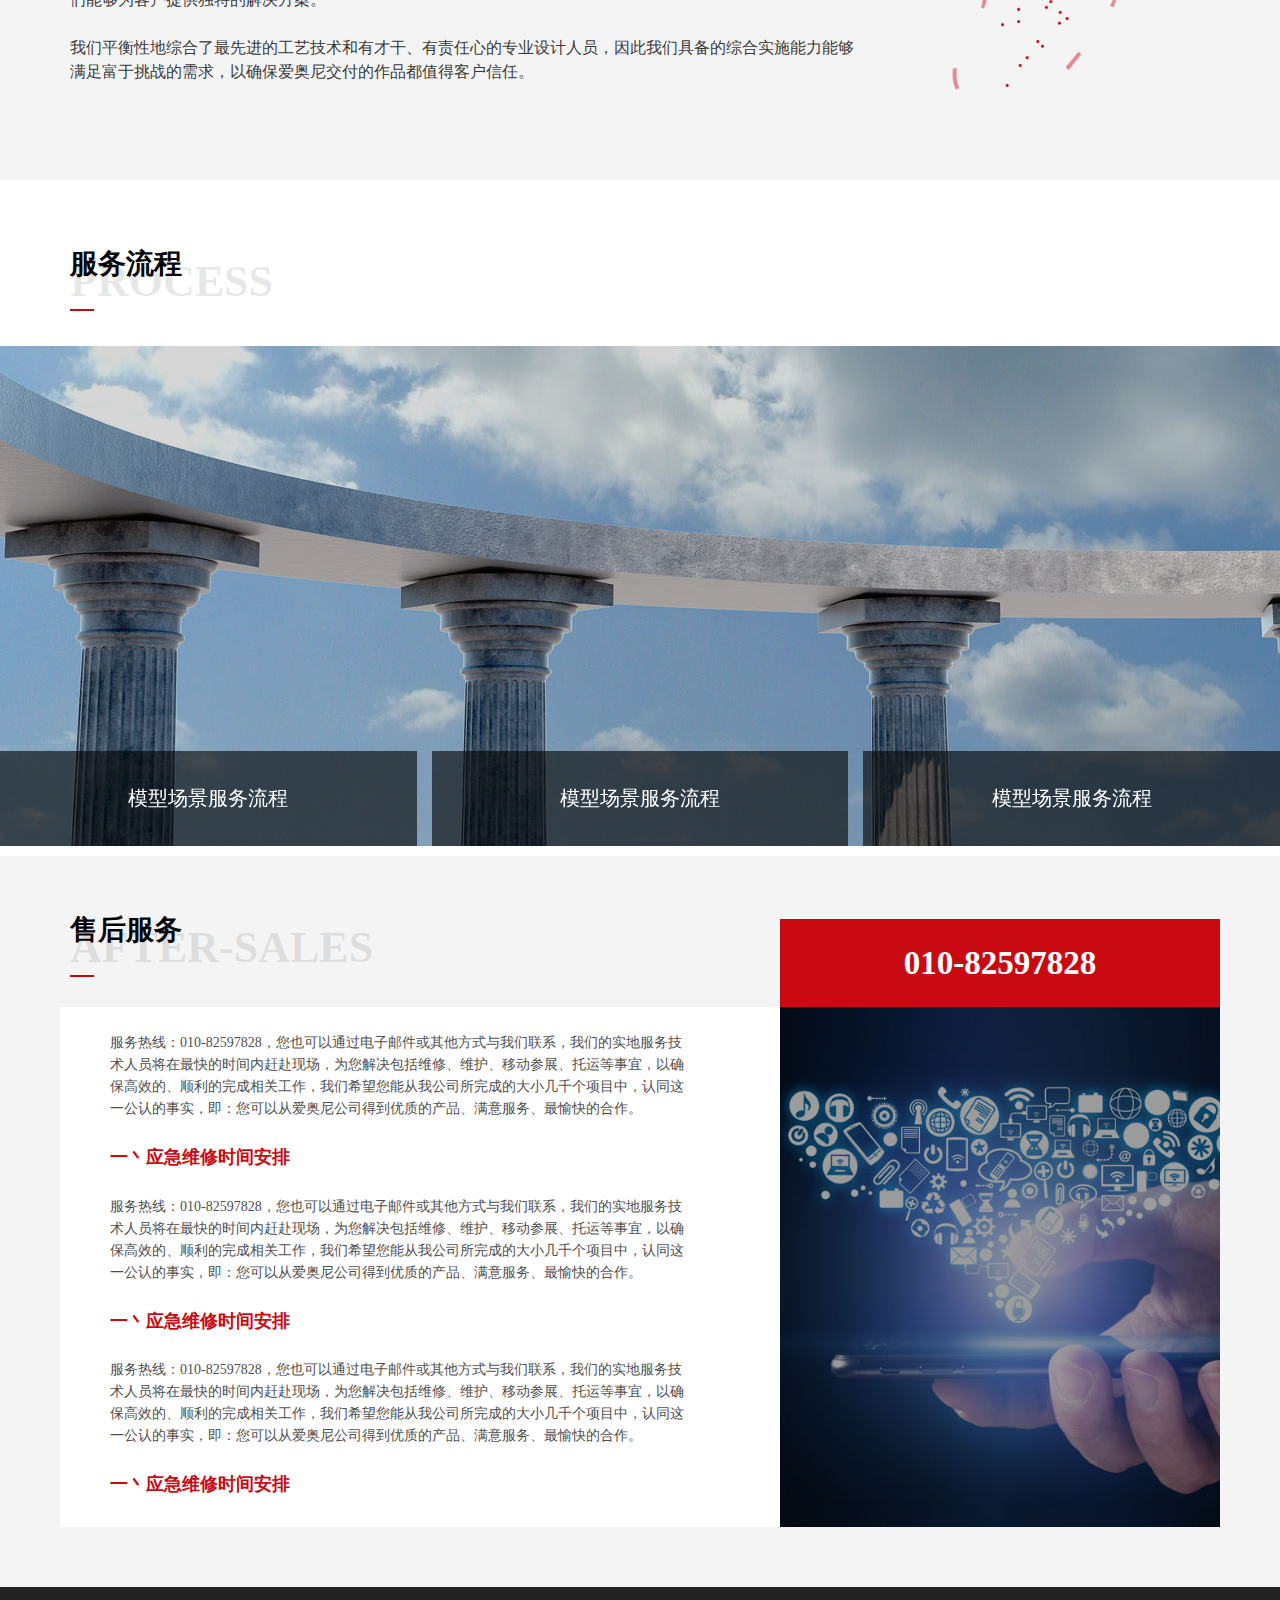
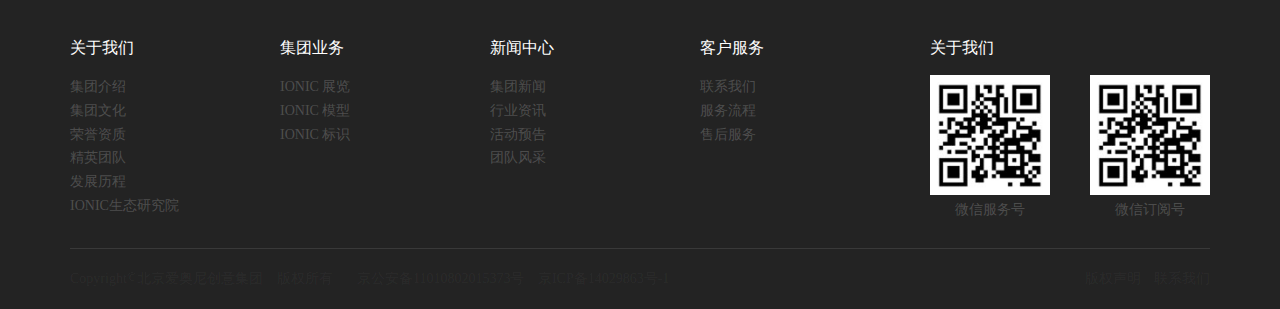
<file: 客户服务1.html>
<!DOCTYPE html>
<html>
<head lang="en">
    <meta charset="UTF-8">
    <meta name="viewport" content="width=device-width, initial-scale=1">
    <title></title>
    
    <link rel="stylesheet" href="css/common.css" />
    <link rel="stylesheet" href="css/bootstrap.css" />
    <link href="css/owl.carousel.css" rel="stylesheet">
    <link href="css/owl.theme.css" rel="stylesheet">
    <link rel="stylesheet" href="css/style.css" />
    <link rel="stylesheet" href="css/style_wt.css" />

    <script src="js/jquery-1.11.2.min.js"></script>
    <script language="javascript" src="js/bootstrap.min.js"></script>
    <script src="js/owl.carousel.js"></script>
    <script src="js/resLoader.js"></script>
    <script async="" src="js/picturefill.min.js"></script>
    <script language="javascript" src="js/js.js"></script>

    <!--[if lt IE 9]>
    <script src="js/html5shiv.min.js"></script>
    <script src="js/respond.min.js"></script>
    <![endif]-->
    
</head>
<body class="body1">
    <div class="header header1 trans">
        <div class="container-fluid rel">
            <a href="#" class="logo abs"><img src="images/logo.png" class="db" alt=""></a>
            <div class="menu1 abs">
                MENU <img src="images/menu.png" class="vmid" alt="">
            </div>
        </div>
    </div>
    <div class="index_nav">
        <div class="chacha"></div>
        <div class="logo abs"><img src="images/logo2.png" class="db" alt=""></div>
        <div class="index_n fix">
            <div class="item fl fix trans">
                <div class="item_abs abs tc">
                    <div class="tit">about</div>
                    <div class="tit1">关于我们</div>
                    <div class="shuxian trans auto"></div>
                    <ul>
                        <li><a href="#">集团介绍</a></li>
                        <li><a href="#">集团文化</a></li>
                        <li><a href="#">荣誉资质</a></li>
                        <li><a href="#">精英团队</a></li>
                        <li><a href="#">发展历程</a></li>
                        <li><a href="#">IONIC生态研究院</a></li>
                    </ul>
                </div>
            </div>
            <div class="item fl fix trans">
                <div class="item_abs abs tc">
                    <div class="tit">business</div>
                    <div class="tit1">集团业务</div>
                    <div class="shuxian trans auto"></div>
                    <ul>
                        <li><a href="#">IONIC 展览</a></li>
                        <li><a href="#">IONIC 模型</a></li>
                        <li><a href="#">IONIC 标识</a></li>
                        
                    </ul>
                </div>
            </div>
            <div class="item fl fix trans">
                <div class="item_abs abs tc">
                    <div class="tit">news</div>
                    <div class="tit1">新闻中心</div>
                    <div class="shuxian trans auto"></div>
                    <ul>
                        <li><a href="#">集团新闻</a></li>
                        <li><a href="#">行业资讯</a></li>
                        <li><a href="#">活动预告</a></li>
                        <li><a href="#">团队风采</a></li>
                    </ul>
                </div>
            </div>
            <div class="item fl fix trans">
                <div class="item_abs abs tc">
                    <div class="tit">service</div>
                    <div class="tit1">客户服务</div>
                    <div class="shuxian trans auto"></div>
                    <ul>
                        <li><a href="#">联系我们</a></li>
                        <li><a href="#">服务流程</a></li>
                        <li><a href="#">售后服务</a></li>
                    </ul>
                </div>
            </div>
        </div>
    </div>
    <div class="ejbanner rel" style="background:url(images/ejbanner2.jpg) no-repeat center center;">
        <img src="images/ejxbanner2.jpg" class="db" alt="">
        <div class="ejb_abs abs">
            <div class="container">
                <div class="tit2">我们的努力只为您认可</div>
                <div class="tit3">您可以从爱奥尼公司得到优质的产品、满意服务、最愉快的合作</div>
                <div class="hengxian"></div>
            </div>
        </div>
    </div>
    <div class="fw_main1">
        <div class="container fix rel">
            <div class="fix">
                <div class="index_tit fl">
                    <div class="tit b">联系我们</div>
                    <div class="tit1 b">contact</div>
                    <div class="hengxian"></div>
                </div>
                <div class="map fr">
                    <img src="images/chinamap.png" class="db" alt="">
                    <div class="map_dian">
                        <div class="item">
                            <div class="icon"></div>
                            北京
                        </div>
                        <div class="item">
                            <div class="icon"></div>
                            长春
                        </div>
                        <div class="item">
                            <div class="icon"></div>
                            西安
                        </div>
                        <div class="item">
                            <div class="icon"></div>
                            长沙
                        </div>
                    </div>
                </div>
            </div>
            <div class="fy_m1 abs">
                <div class="item trans">
                    <div class="item_top">
                        <div class="icon">
                            <img src="images/ejxtbd1.png" class="db" alt="">
                        </div>
                        <div class="tit b">集团总部(北京）1</div>
                        <div class="note">
                            北京爱奥尼科技有限公司<br>
                            北京爱奥尼标牌制作有限公司<br>
                            北京爱奥尼模型技术开发有限公司
                        </div>
                        <div class="note1">
                            <div><span>地址：</span>北京大兴区黄鹅路47号爱奥尼文化创意园</div>
                            <div><span>电话：</span>010-82597828</div>
                        </div>
                    </div>
                    <div class="item_bot">
                        <div class="hengxian"></div>
                        <div class="cont">
                            我们推出了全新的、全程的、优质的服务概念，从招采前期工作准备、到项目的具体实施至成果交付的管理培训，处处体现出我们与客户之间的全过程专业服务，同时针对不同客户需求，从专业的角度提出各种建议和处理细节。<br><br>

                            在爱奥尼，我们重视有实用价值的创新技术及其特性，根据项目实际而特别运用，在追求另类个性的效果时，我们能够为客户提供独特的解决方案。<br><br>

                            我们平衡性地综合了最先进的工艺技术和有才干、有责任心的专业设计人员，因此我们具备的综合实施能力能够满足富于挑战的需求，以确保爱奥尼交付的作品都值得客户信任。
                        </div>
                    </div>
                </div>
                <div class="item trans">
                    <div class="item_top">
                        <div class="icon">
                            <img src="images/ejxtbd1.png" class="db" alt="">
                        </div>
                        <div class="tit b">集团总部(北京）2</div>
                        <div class="note">
                            北京爱奥尼科技有限公司<br>
                            北京爱奥尼标牌制作有限公司<br>
                            北京爱奥尼模型技术开发有限公司
                        </div>
                        <div class="note1">
                            <div><span>地址：</span>北京大兴区黄鹅路47号爱奥尼文化创意园</div>
                            <div><span>电话：</span>010-82597828</div>
                        </div>
                    </div>
                    <div class="item_bot">
                        <div class="hengxian"></div>
                        <div class="cont">
                            我们推出了全新的、全程的、优质的服务概念，从招采前期工作准备、到项目的具体实施至成果交付的管理培训，处处体现出我们与客户之间的全过程专业服务，同时针对不同客户需求，从专业的角度提出各种建议和处理细节。<br><br>

                            在爱奥尼，我们重视有实用价值的创新技术及其特性，根据项目实际而特别运用，在追求另类个性的效果时，我们能够为客户提供独特的解决方案。<br><br>

                            我们平衡性地综合了最先进的工艺技术和有才干、有责任心的专业设计人员，因此我们具备的综合实施能力能够满足富于挑战的需求，以确保爱奥尼交付的作品都值得客户信任。
                        </div>
                    </div>
                </div>
                <div class="item trans">
                    <div class="item_top">
                        <div class="icon">
                            <img src="images/ejxtbd1.png" class="db" alt="">
                        </div>
                        <div class="tit b">集团总部(北京）3</div>
                        <div class="note">
                            北京爱奥尼科技有限公司<br>
                            北京爱奥尼标牌制作有限公司<br>
                            北京爱奥尼模型技术开发有限公司
                        </div>
                        <div class="note1">
                            <div><span>地址：</span>北京大兴区黄鹅路47号爱奥尼文化创意园</div>
                            <div><span>电话：</span>010-82597828</div>
                        </div>
                    </div>
                    <div class="item_bot">
                        <div class="hengxian"></div>
                        <div class="cont">
                            我们推出了全新的、全程的、优质的服务概念，从招采前期工作准备、到项目的具体实施至成果交付的管理培训，处处体现出我们与客户之间的全过程专业服务，同时针对不同客户需求，从专业的角度提出各种建议和处理细节。<br><br>

                            在爱奥尼，我们重视有实用价值的创新技术及其特性，根据项目实际而特别运用，在追求另类个性的效果时，我们能够为客户提供独特的解决方案。<br><br>

                            我们平衡性地综合了最先进的工艺技术和有才干、有责任心的专业设计人员，因此我们具备的综合实施能力能够满足富于挑战的需求，以确保爱奥尼交付的作品都值得客户信任。
                        </div>
                    </div>
                </div>
                <div class="item trans">
                    <div class="item_top">
                        <div class="icon">
                            <img src="images/ejxtbd1.png" class="db" alt="">
                        </div>
                        <div class="tit b">集团总部(北京）4</div>
                        <div class="note">
                            北京爱奥尼科技有限公司<br>
                            北京爱奥尼标牌制作有限公司<br>
                            北京爱奥尼模型技术开发有限公司
                        </div>
                        <div class="note1">
                            <div><span>地址：</span>北京大兴区黄鹅路47号爱奥尼文化创意园</div>
                            <div><span>电话：</span>010-82597828</div>
                        </div>
                    </div>
                    <div class="item_bot">
                        <div class="hengxian"></div>
                        <div class="cont">
                            我们推出了全新的、全程的、优质的服务概念，从招采前期工作准备、到项目的具体实施至成果交付的管理培训，处处体现出我们与客户之间的全过程专业服务，同时针对不同客户需求，从专业的角度提出各种建议和处理细节。<br><br>

                            在爱奥尼，我们重视有实用价值的创新技术及其特性，根据项目实际而特别运用，在追求另类个性的效果时，我们能够为客户提供独特的解决方案。<br><br>

                            我们平衡性地综合了最先进的工艺技术和有才干、有责任心的专业设计人员，因此我们具备的综合实施能力能够满足富于挑战的需求，以确保爱奥尼交付的作品都值得客户信任。
                        </div>
                    </div>
                </div>
            </div>
        </div>
        <script>
            $(function(){
                $('.map .item').eq(0).addClass('on');
                $('.fy_m1 .item').eq(0).addClass('on');

                $('.map .item').click(function(){
                    $(this).addClass('on').siblings().removeClass('on');
                    let index=$(this).index();
                    $('.fy_m1 .item').eq(index).addClass('on').siblings().removeClass('on');
                })
            })
        </script>
    </div>
    <div class="fw_main2">
        <div class="container">
            <div class="index_tit fl">
                <div class="tit b">服务流程</div>
                <div class="tit1 b">process</div>
                <div class="hengxian"></div>
            </div>
        </div>
        <div class="fw_m2" style="background:url(images/ejbg2.jpg) no-repeat center center;">
            <div class="owl-carousel owl-theme" id="owl-demo5">
                <div class="item rel">
                    <div class="item1 trans">
                        <div class="item2">
                            <div class="tit tc">展陈场景服务流程</div>
                            <img src="images/hengjian.png" class="db hengjian" alt="">
                            <div class="cont">
                                <div class="itemm">
                                    <div class="tit1">一、空间设计服务</div>
                                    <div class="note1">
                                        <div class="itemm1 dib"> <img src="images/yuandian3.png" class="vmid mr5" alt=""> 确定业主方信息和需求</div>
                                        <div class="itemm1 dib"> <img src="images/yuandian3.png" class="vmid mr5" alt=""> 确定业主方信息和需求</div>
                                        <div class="itemm1 dib"> <img src="images/yuandian3.png" class="vmid mr5" alt=""> 确定业主方信息和需求</div>
                                        <div class="itemm1 dib"> <img src="images/yuandian3.png" class="vmid mr5" alt=""> 确定业主方信息和需求</div>
                                        <div class="itemm1 dib"> <img src="images/yuandian3.png" class="vmid mr5" alt=""> 确定业主方信息和需求</div>
                                        <div class="itemm1 dib"> <img src="images/yuandian3.png" class="vmid mr5" alt=""> 确定业主方信息和需求</div>
                                    </div>
                                    <div class="note1">
                                        <div class="itemm1 dib"> <img src="images/yuandian3.png" class="vmid mr5" alt=""> 确定业主方信息和需求</div>
                                        <div class="itemm1 dib"> <img src="images/yuandian3.png" class="vmid mr5" alt=""> 确定业主方信息和需求</div>
                                        <div class="itemm1 dib"> <img src="images/yuandian3.png" class="vmid mr5" alt=""> 确定业主方信息和需求</div>
                                        <div class="itemm1 dib"> <img src="images/yuandian3.png" class="vmid mr5" alt=""> 确定业主方信息和需求</div>
                                        <div class="itemm1 dib"> <img src="images/yuandian3.png" class="vmid mr5" alt=""> 确定业主方信息和需求</div>
                                        <div class="itemm1 dib"> <img src="images/yuandian3.png" class="vmid mr5" alt=""> 确定业主方信息和需求</div>
                                    </div>
                                    <div class="note1">
                                        <div class="itemm1 dib"> <img src="images/yuandian3.png" class="vmid mr5" alt=""> 确定业主方信息和需求</div>
                                        <div class="itemm1 dib"> <img src="images/yuandian3.png" class="vmid mr5" alt=""> 确定业主方信息和需求</div>
                                        <div class="itemm1 dib"> <img src="images/yuandian3.png" class="vmid mr5" alt=""> 确定业主方信息和需求</div>
                                        <div class="itemm1 dib"> <img src="images/yuandian3.png" class="vmid mr5" alt=""> 确定业主方信息和需求</div>
                                        <div class="itemm1 dib"> <img src="images/yuandian3.png" class="vmid mr5" alt=""> 确定业主方信息和需求</div>
                                        <div class="itemm1 dib"> <img src="images/yuandian3.png" class="vmid mr5" alt=""> 确定业主方信息和需求</div>
                                    </div>
                                    <div class="note1">
                                        <div class="itemm1 dib"> <img src="images/yuandian3.png" class="vmid mr5" alt=""> 确定业主方信息和需求</div>
                                        <div class="itemm1 dib"> <img src="images/yuandian3.png" class="vmid mr5" alt=""> 确定业主方信息和需求</div>
                                        <div class="itemm1 dib"> <img src="images/yuandian3.png" class="vmid mr5" alt=""> 确定业主方信息和需求</div>
                                        <div class="itemm1 dib"> <img src="images/yuandian3.png" class="vmid mr5" alt=""> 确定业主方信息和需求</div>
                                        <div class="itemm1 dib"> <img src="images/yuandian3.png" class="vmid mr5" alt=""> 确定业主方信息和需求</div>
                                        <div class="itemm1 dib"> <img src="images/yuandian3.png" class="vmid mr5" alt=""> 确定业主方信息和需求</div>
                                    </div>
                                    <div class="note1">
                                        <div class="itemm1 dib"> <img src="images/yuandian3.png" class="vmid mr5" alt=""> 确定业主方信息和需求</div>
                                        <div class="itemm1 dib"> <img src="images/yuandian3.png" class="vmid mr5" alt=""> 确定业主方信息和需求</div>
                                        <div class="itemm1 dib"> <img src="images/yuandian3.png" class="vmid mr5" alt=""> 确定业主方信息和需求</div>
                                        <div class="itemm1 dib"> <img src="images/yuandian3.png" class="vmid mr5" alt=""> 确定业主方信息和需求</div>
                                        <div class="itemm1 dib"> <img src="images/yuandian3.png" class="vmid mr5" alt=""> 确定业主方信息和需求</div>
                                        <div class="itemm1 dib"> <img src="images/yuandian3.png" class="vmid mr5" alt=""> 确定业主方信息和需求</div>
                                    </div>
                                    
                                </div>
                            </div>
                        </div>
                    </div>
                    <div class="item_abs abs tc trans">
                        模型场景服务流程
                    </div>
                </div>
                <div class="item rel">
                    <div class="item1 trans">
                        <div class="item2">
                            <div class="tit tc">展陈场景服务流程</div>
                            <img src="images/hengjian.png" class="db hengjian" alt="">
                            <div class="cont">
                                <div class="itemm">
                                    <div class="tit1">一、空间设计服务</div>
                                    <div class="note1">
                                        <div class="itemm1 dib"> <img src="images/yuandian3.png" class="vmid mr5" alt=""> 确定业主方信息和需求</div>
                                        <div class="itemm1 dib"> <img src="images/yuandian3.png" class="vmid mr5" alt=""> 确定业主方信息和需求</div>
                                        <div class="itemm1 dib"> <img src="images/yuandian3.png" class="vmid mr5" alt=""> 确定业主方信息和需求</div>
                                        <div class="itemm1 dib"> <img src="images/yuandian3.png" class="vmid mr5" alt=""> 确定业主方信息和需求</div>
                                        <div class="itemm1 dib"> <img src="images/yuandian3.png" class="vmid mr5" alt=""> 确定业主方信息和需求</div>
                                        <div class="itemm1 dib"> <img src="images/yuandian3.png" class="vmid mr5" alt=""> 确定业主方信息和需求</div>
                                    </div>
                                </div>
                            </div>
                        </div>
                    </div>
                    <div class="item_abs abs tc trans">
                        模型场景服务流程
                    </div>
                </div>
                <div class="item rel">
                    <div class="item1 trans">
                        <div class="item2">
                            <div class="tit tc">展陈场景服务流程</div>
                            <img src="images/hengjian.png" class="db hengjian" alt="">
                            <div class="cont">
                                <div class="itemm">
                                    <div class="tit1">一、空间设计服务</div>
                                    <div class="note1">
                                        <div class="itemm1 dib"> <img src="images/yuandian3.png" class="vmid mr5" alt=""> 确定业主方信息和需求</div>
                                        <div class="itemm1 dib"> <img src="images/yuandian3.png" class="vmid mr5" alt=""> 确定业主方信息和需求</div>
                                        <div class="itemm1 dib"> <img src="images/yuandian3.png" class="vmid mr5" alt=""> 确定业主方信息和需求</div>
                                        <div class="itemm1 dib"> <img src="images/yuandian3.png" class="vmid mr5" alt=""> 确定业主方信息和需求</div>
                                        <div class="itemm1 dib"> <img src="images/yuandian3.png" class="vmid mr5" alt=""> 确定业主方信息和需求</div>
                                        <div class="itemm1 dib"> <img src="images/yuandian3.png" class="vmid mr5" alt=""> 确定业主方信息和需求</div>
                                    </div>
                                </div>
                            </div>
                        </div>
                    </div>
                    <div class="item_abs abs tc trans">
                        模型场景服务流程
                    </div>
                </div>
            </div>
            <script>
                $(function(){
                    $('#owl-demo5').owlCarousel({
                        loop:true,
                        nav:false,
                        responsive:{
                            0:{
                                margin:0,
                                items:1
                            },
                            768:{
                                margin:10,
                                items:2
                            },
                            1000:{
                                margin:15,
                                items:3
                            }
                        }
                    })
                    // $('#owl-demo5').on('changed.owl.carousel', function(event) {
                    //     console.log(event.item.index)
                    // }) 
                    // $('.next_btn2').click(function() {
                    //     $('#owl-demo5').trigger('next.owl.carousel');
                    // })
                    // // Go to the previous item
                    // $('.prev_btn2').click(function() {
                    //     // With optional speed parameter
                    //     // Parameters has to be in square bracket '[]'
                    //     $('#owl-demo5').trigger('prev.owl.carousel');
                    // })
                })
            </script>

        </div>
    </div>
    <div class="fw_main3">
        <div class="container">
            <div class="index_tit fl">
                <div class="tit b">售后服务</div>
                <div class="tit1 b">after-sales</div>
                <div class="hengxian"></div>
            </div>
        </div>
        <div class="fw_m3 fix rel">
           
            <div class="m3_left">
                <div class="cont">
                    <div class="note">
                        服务热线：010-82597828，您也可以通过电子邮件或其他方式与我们联系，我们的实地服务技术人员将在最快的时间内赶赴现场，为您解决包括维修、维护、移动参展、托运等事宜，以确保高效的、顺利的完成相关工作，我们希望您能从我公司所完成的大小几千个项目中，认同这一公认的事实，即：您可以从爱奥尼公司得到优质的产品、满意服务、最愉快的合作。
                    </div>
                    <div class="tit1">一丶应急维修时间安排</div>
                    <div class="note">
                        服务热线：010-82597828，您也可以通过电子邮件或其他方式与我们联系，我们的实地服务技术人员将在最快的时间内赶赴现场，为您解决包括维修、维护、移动参展、托运等事宜，以确保高效的、顺利的完成相关工作，我们希望您能从我公司所完成的大小几千个项目中，认同这一公认的事实，即：您可以从爱奥尼公司得到优质的产品、满意服务、最愉快的合作。
                    </div>
                    <div class="tit1">一丶应急维修时间安排</div>
                    <div class="note">
                        服务热线：010-82597828，您也可以通过电子邮件或其他方式与我们联系，我们的实地服务技术人员将在最快的时间内赶赴现场，为您解决包括维修、维护、移动参展、托运等事宜，以确保高效的、顺利的完成相关工作，我们希望您能从我公司所完成的大小几千个项目中，认同这一公认的事实，即：您可以从爱奥尼公司得到优质的产品、满意服务、最愉快的合作。
                    </div>
                    <div class="tit1">一丶应急维修时间安排</div>
                    <div class="note">
                        服务热线：010-82597828，您也可以通过电子邮件或其他方式与我们联系，我们的实地服务技术人员将在最快的时间内赶赴现场，为您解决包括维修、维护、移动参展、托运等事宜，以确保高效的、顺利的完成相关工作，我们希望您能从我公司所完成的大小几千个项目中，认同这一公认的事实，即：您可以从爱奥尼公司得到优质的产品、满意服务、最愉快的合作。
                    </div>
                    <div class="tit1">一丶应急维修时间安排</div>
                    <div class="note">
                        服务热线：010-82597828，您也可以通过电子邮件或其他方式与我们联系，我们的实地服务技术人员将在最快的时间内赶赴现场，为您解决包括维修、维护、移动参展、托运等事宜，以确保高效的、顺利的完成相关工作，我们希望您能从我公司所完成的大小几千个项目中，认同这一公认的事实，即：您可以从爱奥尼公司得到优质的产品、满意服务、最愉快的合作。
                    </div>
                    <div class="tit1">一丶应急维修时间安排</div>
                </div>
            </div>
            <div class="m3_right abs">
                <div class="tit">010-82597828</div>
                <div class="pic">
                    <img src="images/ejtpa3.jpg" class="db" alt="">
                </div>
            </div>
        </div>
    </div>
    <div class="section7">
        <div class="container">
            <div class="footer fix">
                <div class="footer_left fix">
                    <div class="item fl">
                        <div class="tit"><a href="#">关于我们</a></div>
                        <ul>
                            <li><a href="#">集团介绍</a></li>
                            <li><a href="#">集团文化</a></li>
                            <li><a href="#">荣誉资质</a></li>
                            <li><a href="#">精英团队</a></li>
                            <li><a href="#">发展历程</a></li>
                            <li><a href="#">IONIC生态研究院</a></li>
                        </ul>
                    </div>
                    <div class="item fl">                      
                        <div class="tit"><a href="#">集团业务</a></div>
                        <ul>
                            <li><a href="#">IONIC 展览</a></li>
                            <li><a href="#">IONIC 模型</a></li>
                            <li><a href="#">IONIC 标识</a></li>
                            
                        </ul>
                    </div>
                    <div class="item fl">
                        <div class="tit"><a href="#">新闻中心</a></div>
                        <ul>
                            <li><a href="#">集团新闻</a></li>
                            <li><a href="#">行业资讯</a></li>
                            <li><a href="#">活动预告</a></li>
                            <li><a href="#">团队风采</a></li>
                        </ul>
                    </div>
                    <div class="item fl">
                        <div class="tit"><a href="#">客户服务</a></div>
                        <ul>
                            <li><a href="#">联系我们</a></li>
                            <li><a href="#">服务流程</a></li>
                            <li><a href="#">售后服务</a></li>
                        </ul>
                    </div>
                </div>
                <div class="footer_right fr">
                    <div class="tit">关于我们</div>
                    <div class="cont fix">
                        <div class="item fl">
                            <div class="pic">
                                <img src="images/ewm1.jpg" class="db" alt="">
                            </div>
                            <div class="tit1">微信服务号</div>
                        </div>
                        <div class="item fr">
                            <div class="pic">
                                <img src="images/ewm1.jpg" class="db" alt="">
                            </div>
                            <div class="tit1">微信订阅号</div>
                        </div>
                    </div>
                </div>
            </div>
            <div class="copyRight fix">
                <div class="fl"><span class="dib">Copyright©北京爱奥尼创意集团</span>  <span class="dib">版权所有</span>　<a href="#" class="dib">京公安备11010802015373号</a> <a href="#" class="dib">京ICP备14029863号-1</a></div>
                <div class="fr">
                    <a href="#">版权声明</a>
                    <a href="#">联系我们</a>
                </div>
            </div>
        </div>
    </div>
    
    

    <!-- <div class="owl-carousel owl-theme" id="owl-demo5">
        <div class="item">
            <a href="#" class="db rel">
                <img src="images/guoqi1.png">
            </a>
        </div>
        <div class="item">
            <a href="#" class="db rel">
                <img src="images/guoqi2.png">
            </a>
        </div>
        <div class="item">
            <a href="#" class="db rel">
                <img src="images/guoqi3.png">
            </a>
        </div>
        <div class="item">
            <a href="#" class="db rel">
                <img src="images/guoqi4.png">
            </a>
        </div>
        <div class="item">
            <a href="#" class="db rel">
                <img src="images/guoqi5.png">
            </a>
        </div>
        <div class="item">
            <a href="#" class="db rel">
                <img src="images/guoqi6.png">
            </a>
        </div>
        <div class="item">
            <a href="#" class="db rel">
                <img src="images/guoqi7.png">
            </a>
        </div>
        <div class="item">
            <a href="#" class="db rel">
                <img src="images/guoqi8.png">
            </a>
        </div>
        <div class="item">
            <a href="#" class="db rel">
                <img src="images/guoqi9.png">
            </a>
        </div>
        <div class="item">
            <a href="#" class="db rel">
                <img src="images/guoqi10.png">
            </a>
        </div>
        <div class="item">
            <a href="#" class="db rel">
                <img src="images/guoqi11.png">
            </a>
        </div>
    </div>
    <script>
        $(function(){
            $('#owl-demo5').owlCarousel({
                loop:true,
                margin:5,
                nav:false,
                responsive:{
                    0:{
                        items:5
                    },
                    768:{
                        items:8
                    },
                    1000:{
                        items:11
                    }
                }
            })
            // $('#owl-demo5').on('changed.owl.carousel', function(event) {
            //     console.log(event.item.index)
            // }) 
            // $('.next_btn2').click(function() {
            //     $('#owl-demo5').trigger('next.owl.carousel');
            // })
            // // Go to the previous item
            // $('.prev_btn2').click(function() {
            //     // With optional speed parameter
            //     // Parameters has to be in square bracket '[]'
            //     $('#owl-demo5').trigger('prev.owl.carousel');
            // })
        })
    </script> -->
</body>
</html>
</file>
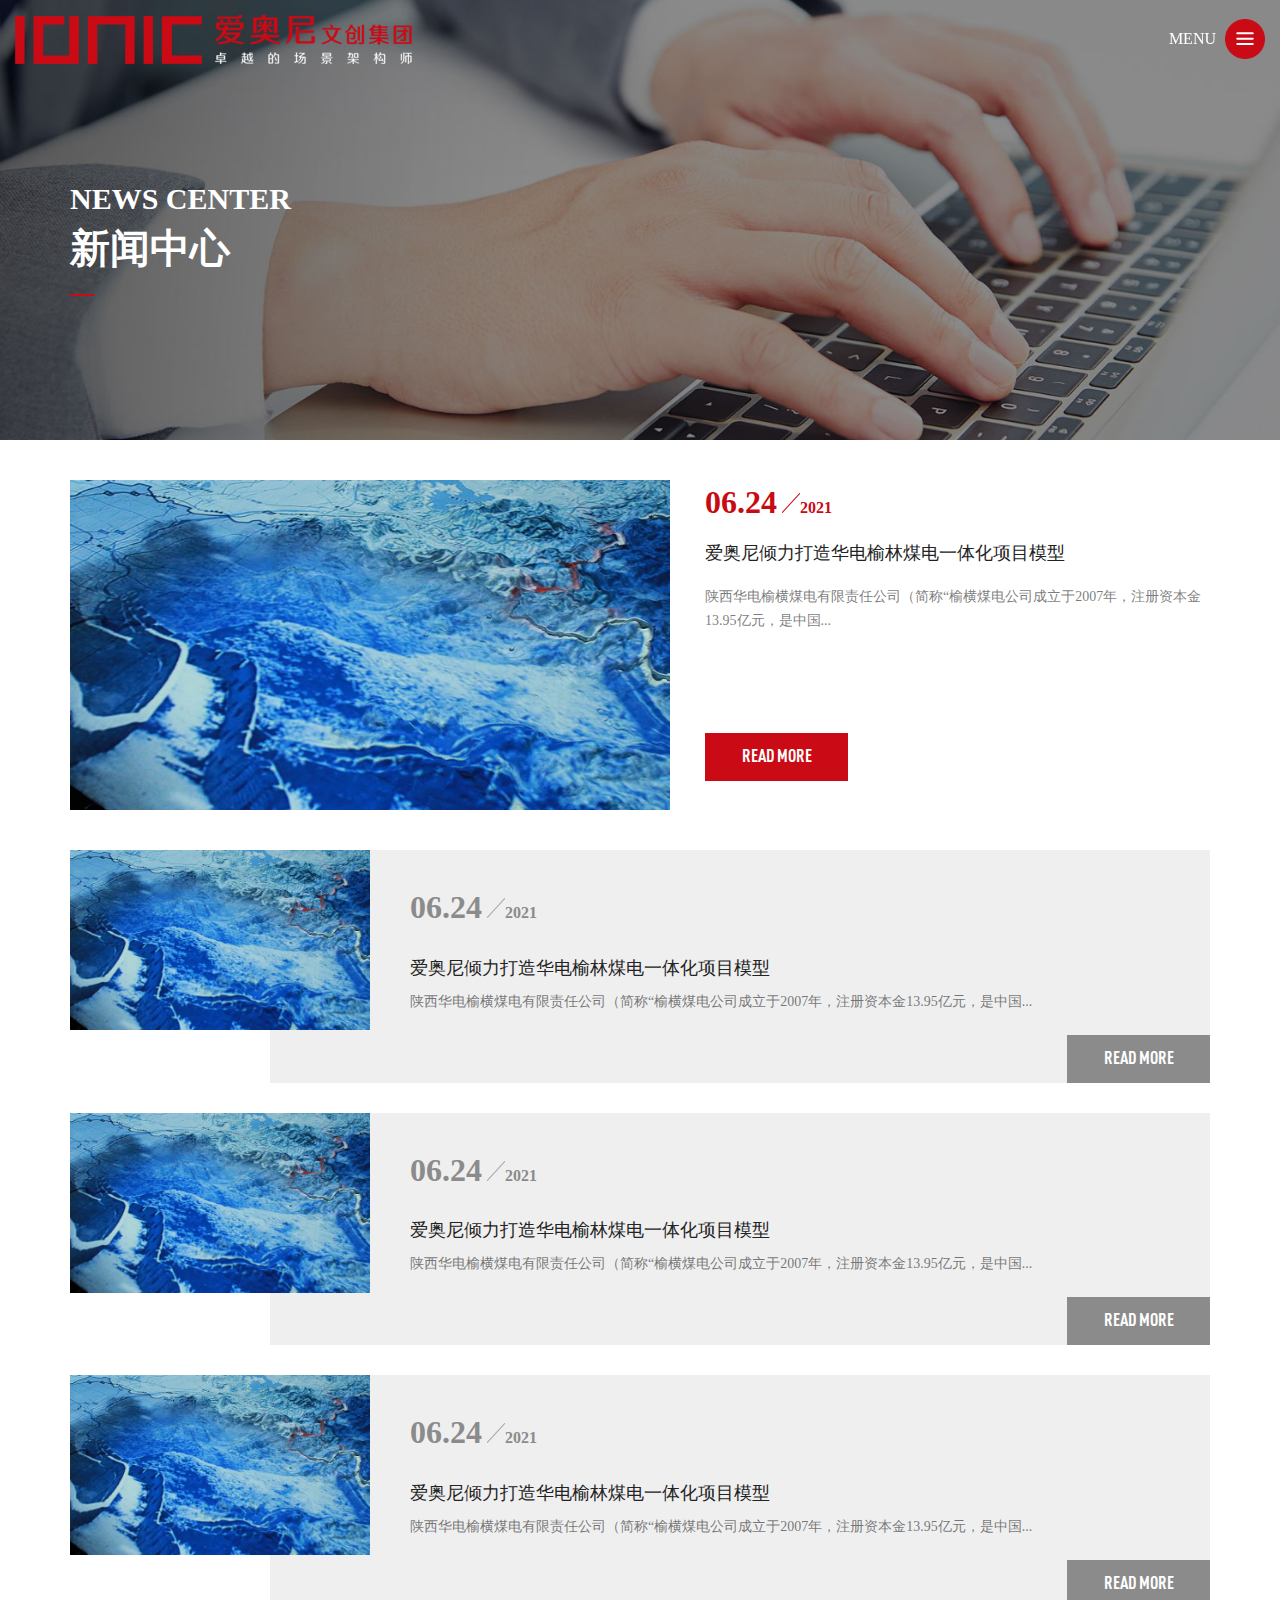
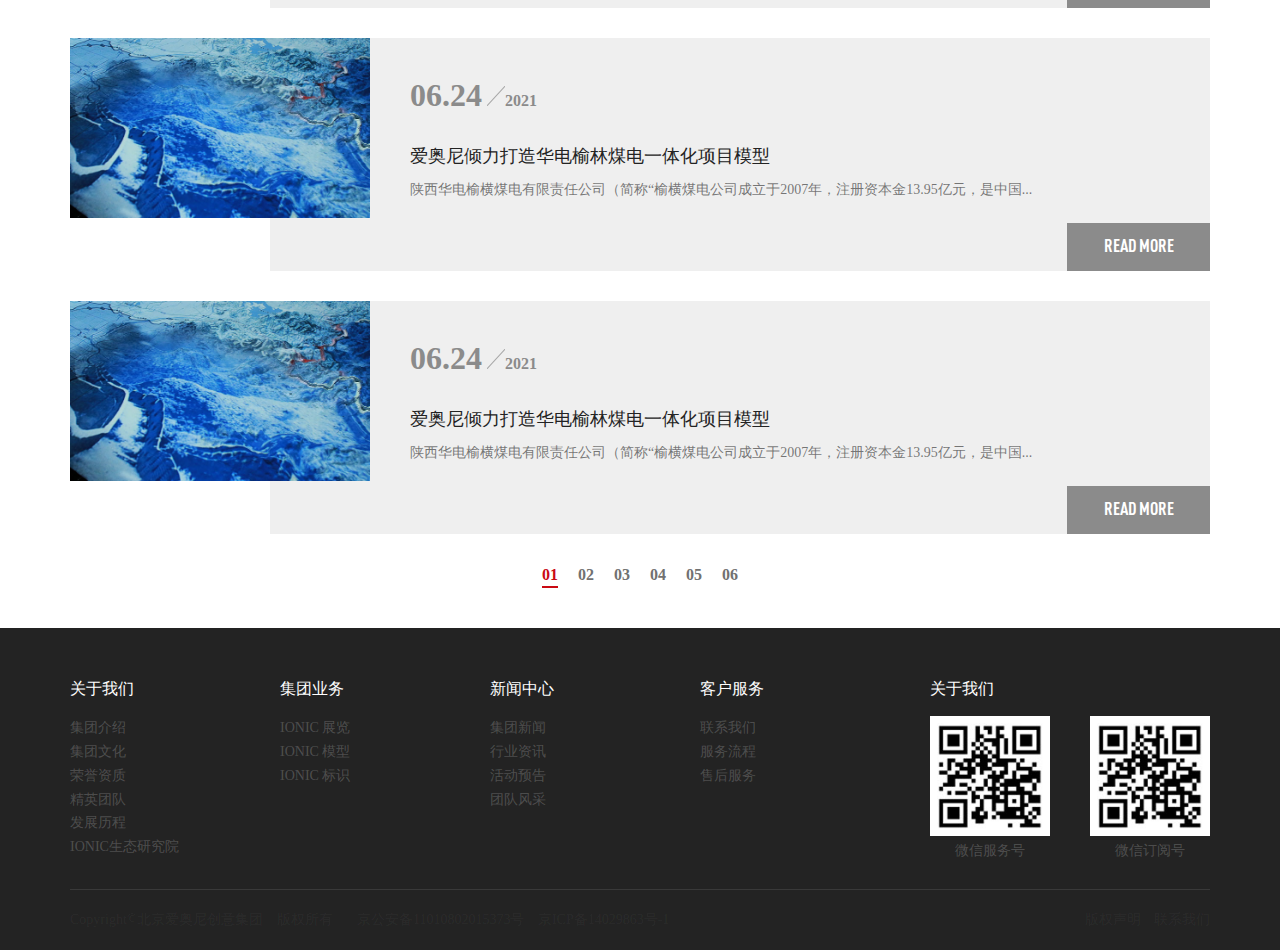
<file: 新闻中心列表.html>
<!DOCTYPE html>
<html>
<head lang="en">
    <meta charset="UTF-8">
    <meta name="viewport" content="width=device-width, initial-scale=1">
    <title></title>
    
    <link rel="stylesheet" href="css/common.css" />
    <link rel="stylesheet" href="css/bootstrap.css" />
    <link href="css/owl.carousel.css" rel="stylesheet">
    <link href="css/owl.theme.css" rel="stylesheet">
    <link rel="stylesheet" href="css/style.css" />
    <link rel="stylesheet" href="css/style_wt.css" />

    <script src="js/jquery-1.11.2.min.js"></script>
    <script language="javascript" src="js/bootstrap.min.js"></script>
    <script src="js/owl.carousel.js"></script>
    <script src="js/resLoader.js"></script>
    <script async="" src="js/picturefill.min.js"></script>
    <script async="" src="js/swiper.min.js"></script>
    <script language="javascript" src="js/js.js"></script>

    <!--[if lt IE 9]>
    <script src="js/html5shiv.min.js"></script>
    <script src="js/respond.min.js"></script>
    <![endif]-->
    
</head>
<body class="body1">
    <div class="header trans">
        <div class="container-fluid rel">
            <a href="#" class="logo abs"><img src="images/logo.png" class="db" alt=""></a>
            <div class="menu1 abs">
                MENU <img src="images/menu.png" class="vmid" alt="">
            </div>
        </div>
    </div>
    <div class="index_nav">
        <div class="chacha"></div>
        <div class="logo abs"><img src="images/logo2.png" class="db" alt=""></div>
        <div class="index_n fix">
            <div class="item fl fix trans">
                <div class="item_abs abs tc">
                    <div class="tit">about</div>
                    <div class="tit1">关于我们</div>
                    <div class="shuxian trans auto"></div>
                    <ul>
                        <li><a href="#">集团介绍</a></li>
                        <li><a href="#">集团文化</a></li>
                        <li><a href="#">荣誉资质</a></li>
                        <li><a href="#">精英团队</a></li>
                        <li><a href="#">发展历程</a></li>
                        <li><a href="#">IONIC生态研究院</a></li>
                    </ul>
                </div>
            </div>
            <div class="item fl fix trans">
                <div class="item_abs abs tc">
                    <div class="tit">business</div>
                    <div class="tit1">集团业务</div>
                    <div class="shuxian trans auto"></div>
                    <ul>
                        <li><a href="#">IONIC 展览</a></li>
                        <li><a href="#">IONIC 模型</a></li>
                        <li><a href="#">IONIC 标识</a></li>
                        
                    </ul>
                </div>
            </div>
            <div class="item fl fix trans">
                <div class="item_abs abs tc">
                    <div class="tit">news</div>
                    <div class="tit1">新闻中心</div>
                    <div class="shuxian trans auto"></div>
                    <ul>
                        <li><a href="#">集团新闻</a></li>
                        <li><a href="#">行业资讯</a></li>
                        <li><a href="#">活动预告</a></li>
                        <li><a href="#">团队风采</a></li>
                    </ul>
                </div>
            </div>
            <div class="item fl fix trans">
                <div class="item_abs abs tc">
                    <div class="tit">service</div>
                    <div class="tit1">客户服务</div>
                    <div class="shuxian trans auto"></div>
                    <ul>
                        <li><a href="#">联系我们</a></li>
                        <li><a href="#">服务流程</a></li>
                        <li><a href="#">售后服务</a></li>
                    </ul>
                </div>
            </div>
        </div>
    </div>
    <div class="ejbanner1 rel" style="background:url(images/ejbanner1.jpg) no-repeat center center;">
        <img src="images/ejxbanner1.jpg" class="db" alt="">
        <div class="ejb_abs abs">
            <div class="container">
                <div class="tit b">news center</div>
                <div class="tit1">新闻中心</div>
                <div class="hengxian"></div>
            </div>
        </div>
    </div>
    <div class="news_main1">
        <div class="container fix">
            <a class="pic fl ovh db" href="#">
                <img src="images/ejtp3.jpg" class="db trans" alt="">
            </a>
            <div class="cont ovh">
                <div class="date trans">
                    <span>06.24</span><span class="xiexian trans"></span>2021
                </div>
                <div class="tit"><a href="#" class="trans">爱奥尼倾力打造华电榆林煤电一体化项目模型</a></div>
                <div class="note">
                    陕西华电榆横煤电有限责任公司（简称“榆横煤电公司成立于2007年，注册资本金13.95亿元，是中国...
                </div>
                <div class="more">
                    <a href="#" class="dincond trans">read more</a>
                </div>
            </div>
        </div>
        
    </div>
    <div class="news_main2">
        <div class="container">
            <div class="item">
                <a class="pic fl ovh db" href="#">
                    <img src="images/ejtp3.jpg" class="db trans" alt="">
                </a>
                <div class="cont ovh">
                    <div class="date trans">
                        <span>06.24</span><span class="xiexian trans"></span>2021
                    </div>
                    <div class="tit"><a href="#" class="trans">爱奥尼倾力打造华电榆林煤电一体化项目模型</a></div>
                    <div class="note">
                        陕西华电榆横煤电有限责任公司（简称“榆横煤电公司成立于2007年，注册资本金13.95亿元，是中国...
                    </div>
                    <div class="more">
                        <a href="#" class="dincond trans">read more</a>
                    </div>
                </div>
            </div>
            <div class="item">
                <a class="pic fl ovh db" href="#">
                    <img src="images/ejtp3.jpg" class="db trans" alt="">
                </a>
                <div class="cont ovh">
                    <div class="date trans">
                        <span>06.24</span><span class="xiexian trans"></span>2021
                    </div>
                    <div class="tit"><a href="#" class="trans">爱奥尼倾力打造华电榆林煤电一体化项目模型</a></div>
                    <div class="note">
                        陕西华电榆横煤电有限责任公司（简称“榆横煤电公司成立于2007年，注册资本金13.95亿元，是中国...
                    </div>
                    <div class="more">
                        <a href="#" class="dincond trans">read more</a>
                    </div>
                </div>
            </div>
            <div class="item">
                <a class="pic fl ovh db" href="#">
                    <img src="images/ejtp3.jpg" class="db trans" alt="">
                </a>
                <div class="cont ovh">
                    <div class="date trans">
                        <span>06.24</span><span class="xiexian trans"></span>2021
                    </div>
                    <div class="tit"><a href="#" class="trans">爱奥尼倾力打造华电榆林煤电一体化项目模型</a></div>
                    <div class="note">
                        陕西华电榆横煤电有限责任公司（简称“榆横煤电公司成立于2007年，注册资本金13.95亿元，是中国...
                    </div>
                    <div class="more">
                        <a href="#" class="dincond trans">read more</a>
                    </div>
                </div>
            </div>
            <div class="item">
                <a class="pic fl ovh db" href="#">
                    <img src="images/ejtp3.jpg" class="db trans" alt="">
                </a>
                <div class="cont ovh">
                    <div class="date trans">
                        <span>06.24</span><span class="xiexian trans"></span>2021
                    </div>
                    <div class="tit"><a href="#" class="trans">爱奥尼倾力打造华电榆林煤电一体化项目模型</a></div>
                    <div class="note">
                        陕西华电榆横煤电有限责任公司（简称“榆横煤电公司成立于2007年，注册资本金13.95亿元，是中国...
                    </div>
                    <div class="more">
                        <a href="#" class="dincond trans">read more</a>
                    </div>
                </div>
            </div>
            <div class="item">
                <a class="pic fl ovh db" href="#">
                    <img src="images/ejtp3.jpg" class="db trans" alt="">
                </a>
                <div class="cont ovh">
                    <div class="date trans">
                        <span>06.24</span><span class="xiexian trans"></span>2021
                    </div>
                    <div class="tit"><a href="#" class="trans">爱奥尼倾力打造华电榆林煤电一体化项目模型</a></div>
                    <div class="note">
                        陕西华电榆横煤电有限责任公司（简称“榆横煤电公司成立于2007年，注册资本金13.95亿元，是中国...
                    </div>
                    <div class="more">
                        <a href="#" class="dincond trans">read more</a>
                    </div>
                </div>
            </div>
        </div>
        <div class="pages">
            <a href="#" class="on">01</a>
            <a href="#">02</a>
            <a href="#">03</a>
            <a href="#">04</a>
            <a href="#">05</a>
            <a href="#">06</a>
        </div>
    </div>
    <div class="section7">
        <div class="container">
            <div class="footer fix">
                <div class="footer_left fix">
                    <div class="item fl">
                        <div class="tit"><a href="#">关于我们</a></div>
                        <ul>
                            <li><a href="#">集团介绍</a></li>
                            <li><a href="#">集团文化</a></li>
                            <li><a href="#">荣誉资质</a></li>
                            <li><a href="#">精英团队</a></li>
                            <li><a href="#">发展历程</a></li>
                            <li><a href="#">IONIC生态研究院</a></li>
                        </ul>
                    </div>
                    <div class="item fl">                      
                        <div class="tit"><a href="#">集团业务</a></div>
                        <ul>
                            <li><a href="#">IONIC 展览</a></li>
                            <li><a href="#">IONIC 模型</a></li>
                            <li><a href="#">IONIC 标识</a></li>
                            
                        </ul>
                    </div>
                    <div class="item fl">
                        <div class="tit"><a href="#">新闻中心</a></div>
                        <ul>
                            <li><a href="#">集团新闻</a></li>
                            <li><a href="#">行业资讯</a></li>
                            <li><a href="#">活动预告</a></li>
                            <li><a href="#">团队风采</a></li>
                        </ul>
                    </div>
                    <div class="item fl">
                        <div class="tit"><a href="#">客户服务</a></div>
                        <ul>
                            <li><a href="#">联系我们</a></li>
                            <li><a href="#">服务流程</a></li>
                            <li><a href="#">售后服务</a></li>
                        </ul>
                    </div>
                </div>
                <div class="footer_right fr">
                    <div class="tit">关于我们</div>
                    <div class="cont fix">
                        <div class="item fl">
                            <div class="pic">
                                <img src="images/ewm1.jpg" class="db" alt="">
                            </div>
                            <div class="tit1">微信服务号</div>
                        </div>
                        <div class="item fr">
                            <div class="pic">
                                <img src="images/ewm1.jpg" class="db" alt="">
                            </div>
                            <div class="tit1">微信订阅号</div>
                        </div>
                    </div>
                </div>
            </div>
            <div class="copyRight fix">
                <div class="fl"><span class="dib">Copyright©北京爱奥尼创意集团</span>  <span class="dib">版权所有</span>　<a href="#" class="dib">京公安备11010802015373号</a> <a href="#" class="dib">京ICP备14029863号-1</a></div>
                <div class="fr">
                    <a href="#">版权声明</a>
                    <a href="#">联系我们</a>
                </div>
            </div>
        </div>
    </div>
    
    

    <!-- <div class="owl-carousel owl-theme" id="owl-demo5">
        <div class="item">
            <a href="#" class="db rel">
                <img src="images/guoqi1.png">
            </a>
        </div>
        <div class="item">
            <a href="#" class="db rel">
                <img src="images/guoqi2.png">
            </a>
        </div>
        <div class="item">
            <a href="#" class="db rel">
                <img src="images/guoqi3.png">
            </a>
        </div>
        <div class="item">
            <a href="#" class="db rel">
                <img src="images/guoqi4.png">
            </a>
        </div>
        <div class="item">
            <a href="#" class="db rel">
                <img src="images/guoqi5.png">
            </a>
        </div>
        <div class="item">
            <a href="#" class="db rel">
                <img src="images/guoqi6.png">
            </a>
        </div>
        <div class="item">
            <a href="#" class="db rel">
                <img src="images/guoqi7.png">
            </a>
        </div>
        <div class="item">
            <a href="#" class="db rel">
                <img src="images/guoqi8.png">
            </a>
        </div>
        <div class="item">
            <a href="#" class="db rel">
                <img src="images/guoqi9.png">
            </a>
        </div>
        <div class="item">
            <a href="#" class="db rel">
                <img src="images/guoqi10.png">
            </a>
        </div>
        <div class="item">
            <a href="#" class="db rel">
                <img src="images/guoqi11.png">
            </a>
        </div>
    </div>
    <script>
        $(function(){
            $('#owl-demo5').owlCarousel({
                loop:true,
                margin:5,
                nav:false,
                responsive:{
                    0:{
                        items:5
                    },
                    768:{
                        items:8
                    },
                    1000:{
                        items:11
                    }
                }
            })
            // $('#owl-demo5').on('changed.owl.carousel', function(event) {
            //     console.log(event.item.index)
            // }) 
            // $('.next_btn2').click(function() {
            //     $('#owl-demo5').trigger('next.owl.carousel');
            // })
            // // Go to the previous item
            // $('.prev_btn2').click(function() {
            //     // With optional speed parameter
            //     // Parameters has to be in square bracket '[]'
            //     $('#owl-demo5').trigger('prev.owl.carousel');
            // })
        })
    </script> -->
</body>
</html>
</file>
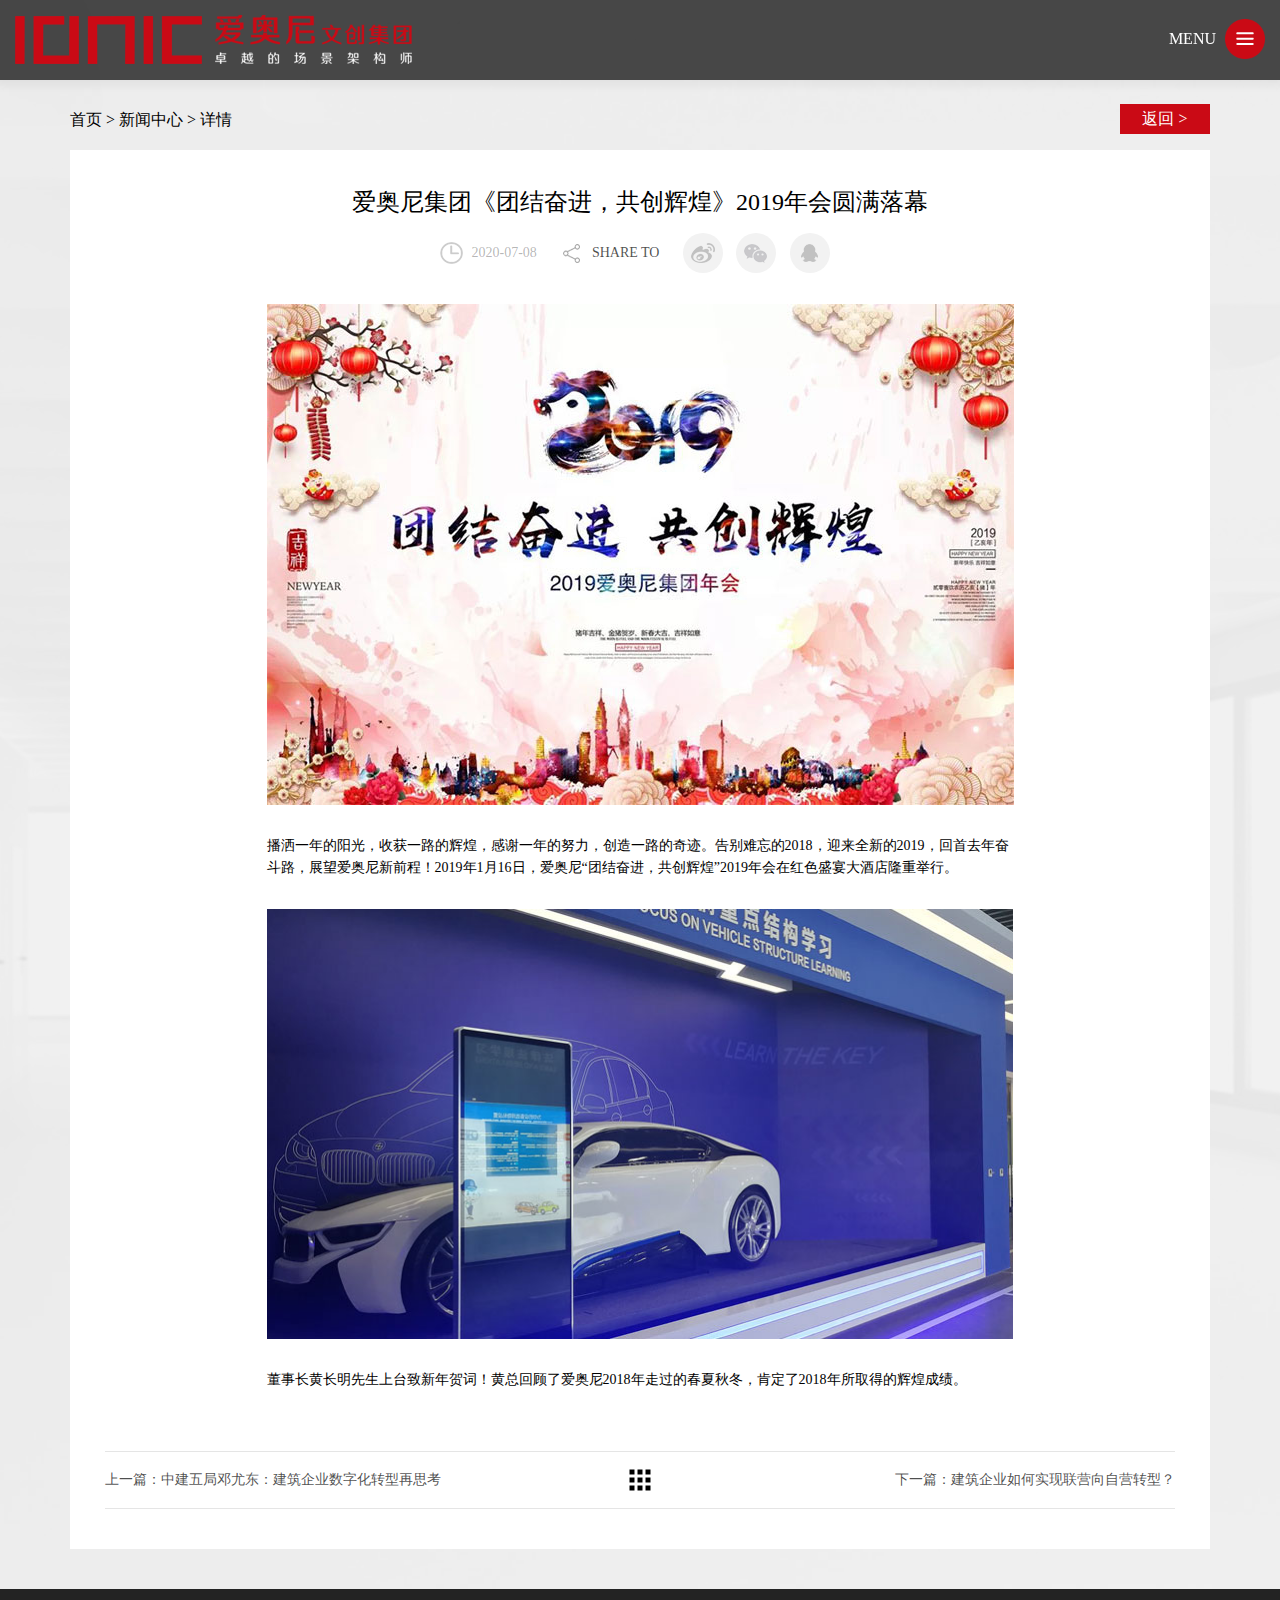
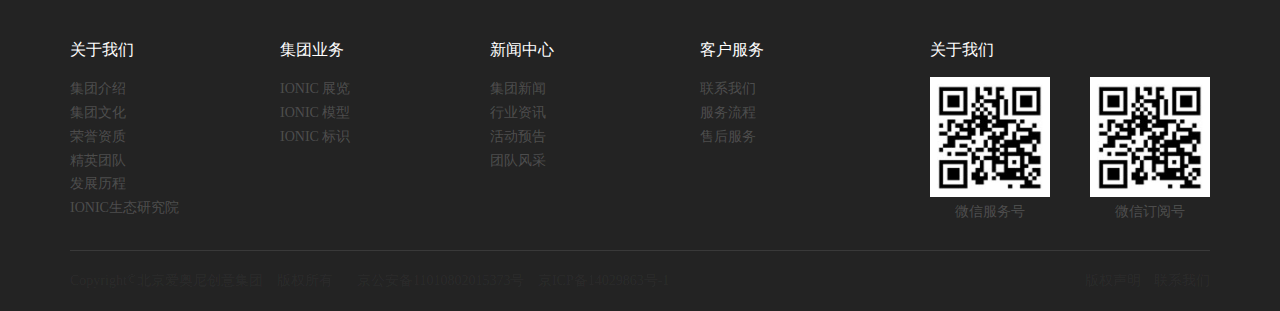
<file: 新闻详情.html>
<!DOCTYPE html>
<html>
<head lang="en">
    <meta charset="UTF-8">
    <meta name="viewport" content="width=device-width, initial-scale=1">
    <title></title>
    
    <link rel="stylesheet" href="css/common.css" />
    <link rel="stylesheet" href="css/bootstrap.css" />
    <link href="css/owl.carousel.css" rel="stylesheet">
    <link href="css/owl.theme.css" rel="stylesheet">
    <link rel="stylesheet" href="css/style.css" />
    <link rel="stylesheet" href="css/style_wt.css" />

    <script src="js/jquery-1.11.2.min.js"></script>
    <script language="javascript" src="js/bootstrap.min.js"></script>
    <script src="js/owl.carousel.js"></script>
    <script src="js/resLoader.js"></script>
    <script async="" src="js/picturefill.min.js"></script>
    <script language="javascript" src="js/js.js"></script>

    <!--[if lt IE 9]>
    <script src="js/html5shiv.min.js"></script>
    <script src="js/respond.min.js"></script>
    <![endif]-->
    
</head>
<body class="body1">
    <div class="header header1 trans">
        <div class="container-fluid rel">
            <a href="#" class="logo abs"><img src="images/logo.png" class="db" alt=""></a>
            <div class="menu1 abs">
                MENU <img src="images/menu.png" class="vmid" alt="">
            </div>
        </div>
    </div>
    <div class="index_nav">
        <div class="chacha"></div>
        <div class="logo abs"><img src="images/logo2.png" class="db" alt=""></div>
        <div class="index_n fix">
            <div class="item fl fix trans">
                <div class="item_abs abs tc">
                    <div class="tit">about</div>
                    <div class="tit1">关于我们</div>
                    <div class="shuxian trans auto"></div>
                    <ul>
                        <li><a href="#">集团介绍</a></li>
                        <li><a href="#">集团文化</a></li>
                        <li><a href="#">荣誉资质</a></li>
                        <li><a href="#">精英团队</a></li>
                        <li><a href="#">发展历程</a></li>
                        <li><a href="#">IONIC生态研究院</a></li>
                    </ul>
                </div>
            </div>
            <div class="item fl fix trans">
                <div class="item_abs abs tc">
                    <div class="tit">business</div>
                    <div class="tit1">集团业务</div>
                    <div class="shuxian trans auto"></div>
                    <ul>
                        <li><a href="#">IONIC 展览</a></li>
                        <li><a href="#">IONIC 模型</a></li>
                        <li><a href="#">IONIC 标识</a></li>
                        
                    </ul>
                </div>
            </div>
            <div class="item fl fix trans">
                <div class="item_abs abs tc">
                    <div class="tit">news</div>
                    <div class="tit1">新闻中心</div>
                    <div class="shuxian trans auto"></div>
                    <ul>
                        <li><a href="#">集团新闻</a></li>
                        <li><a href="#">行业资讯</a></li>
                        <li><a href="#">活动预告</a></li>
                        <li><a href="#">团队风采</a></li>
                    </ul>
                </div>
            </div>
            <div class="item fl fix trans">
                <div class="item_abs abs tc">
                    <div class="tit">service</div>
                    <div class="tit1">客户服务</div>
                    <div class="shuxian trans auto"></div>
                    <ul>
                        <li><a href="#">联系我们</a></li>
                        <li><a href="#">服务流程</a></li>
                        <li><a href="#">售后服务</a></li>
                    </ul>
                </div>
            </div>
        </div>
    </div>
    <script>
        $(function(){
            $('body').addClass('newsbg1')
        })
    </script>
    <div class="breadCrumb">
        <div class="container fix">
            <div class="fl"><a href="#">首页</a> <span>></span>  <a href="#">新闻中心</a>   <span>></span>  详情</div>
            <div class="fr">
                <a href="#">返回 ></a>
            </div>
        </div>
    </div>
    <div class="news_details">
        <div class="container">
            <div class="news_d">
                <div class="news_tit tc">
                    爱奥尼集团《团结奋进，共创辉煌》2019年会圆满落幕
                </div>
                <div class="note tc">
                    <div class="dib">
                        <img src="images/ejxtb1.png" class="vmid" alt="">
                        2020-07-08
                    </div>
                    <div class="dib">
                        <img src="images/ejxtb2.png" class="vmid" alt="">
                        <span>share to</span>
                    </div>
                    <div class="dib share">
                        <a href="#" class="item vmid">
                            <img src="images/ejxtba1.png" class="imgga trans" alt="">
                            <img src="images/ejxtba11.png" class="imggb trans" alt="">
                        </a>
                        <a href="#" class="item vmid">
                            <img src="images/ejxtba2.png" class="imgga trans" alt="">
                            <img src="images/ejxtba22.png" class="imggb trans" alt="">
                        </a>
                        <a href="#" class="item vmid">
                            <img src="images/ejxtba3.png" class="imgga trans" alt="">
                            <img src="images/ejxtba33.png" class="imggb trans" alt="">
                        </a>
                    </div>
                </div>
                <div class="cont auto">
                    <img src="images/ejtpa1.jpg" class="db auto" alt="" style="margin-top:0;">
                    播洒一年的阳光，收获一路的辉煌，感谢一年的努力，创造一路的奇迹。告别难忘的2018，迎来全新的2019，回首去年奋斗路，展望爱奥尼新前程！2019年1月16日，爱奥尼“团结奋进，共创辉煌”2019年会在红色盛宴大酒店隆重举行。
                    <img src="images/ejtpa2.jpg" class="db auto" alt="">
                    董事长黄长明先生上台致新年贺词！黄总回顾了爱奥尼2018年走过的春夏秋冬，肯定了2018年所取得的辉煌成绩。
                </div>
                <div class="fanye rel fix">
                    <a href="#" class="fl trans">上一篇：中建五局邓尤东：建筑企业数字化转型再思考</a>
                    <a href="#" class="fr trans">下一篇：建筑企业如何实现联营向自营转型？</a>
                    <a href="#" class="fy_menu"><img src="images/menu1.png" class="db" alt=""></a>
                </div>
            </div>

        </div>
    </div>
    <div class="section7">
        <div class="container">
            <div class="footer fix">
                <div class="footer_left fix">
                    <div class="item fl">
                        <div class="tit"><a href="#">关于我们</a></div>
                        <ul>
                            <li><a href="#">集团介绍</a></li>
                            <li><a href="#">集团文化</a></li>
                            <li><a href="#">荣誉资质</a></li>
                            <li><a href="#">精英团队</a></li>
                            <li><a href="#">发展历程</a></li>
                            <li><a href="#">IONIC生态研究院</a></li>
                        </ul>
                    </div>
                    <div class="item fl">                      
                        <div class="tit"><a href="#">集团业务</a></div>
                        <ul>
                            <li><a href="#">IONIC 展览</a></li>
                            <li><a href="#">IONIC 模型</a></li>
                            <li><a href="#">IONIC 标识</a></li>
                            
                        </ul>
                    </div>
                    <div class="item fl">
                        <div class="tit"><a href="#">新闻中心</a></div>
                        <ul>
                            <li><a href="#">集团新闻</a></li>
                            <li><a href="#">行业资讯</a></li>
                            <li><a href="#">活动预告</a></li>
                            <li><a href="#">团队风采</a></li>
                        </ul>
                    </div>
                    <div class="item fl">
                        <div class="tit"><a href="#">客户服务</a></div>
                        <ul>
                            <li><a href="#">联系我们</a></li>
                            <li><a href="#">服务流程</a></li>
                            <li><a href="#">售后服务</a></li>
                        </ul>
                    </div>
                </div>
                <div class="footer_right fr">
                    <div class="tit">关于我们</div>
                    <div class="cont fix">
                        <div class="item fl">
                            <div class="pic">
                                <img src="images/ewm1.jpg" class="db" alt="">
                            </div>
                            <div class="tit1">微信服务号</div>
                        </div>
                        <div class="item fr">
                            <div class="pic">
                                <img src="images/ewm1.jpg" class="db" alt="">
                            </div>
                            <div class="tit1">微信订阅号</div>
                        </div>
                    </div>
                </div>
            </div>
            <div class="copyRight fix">
                <div class="fl"><span class="dib">Copyright©北京爱奥尼创意集团</span>  <span class="dib">版权所有</span>　<a href="#" class="dib">京公安备11010802015373号</a> <a href="#" class="dib">京ICP备14029863号-1</a></div>
                <div class="fr">
                    <a href="#">版权声明</a>
                    <a href="#">联系我们</a>
                </div>
            </div>
        </div>
    </div>
    
    

    <!-- <div class="owl-carousel owl-theme" id="owl-demo5">
        <div class="item">
            <a href="#" class="db rel">
                <img src="images/guoqi1.png">
            </a>
        </div>
        <div class="item">
            <a href="#" class="db rel">
                <img src="images/guoqi2.png">
            </a>
        </div>
        <div class="item">
            <a href="#" class="db rel">
                <img src="images/guoqi3.png">
            </a>
        </div>
        <div class="item">
            <a href="#" class="db rel">
                <img src="images/guoqi4.png">
            </a>
        </div>
        <div class="item">
            <a href="#" class="db rel">
                <img src="images/guoqi5.png">
            </a>
        </div>
        <div class="item">
            <a href="#" class="db rel">
                <img src="images/guoqi6.png">
            </a>
        </div>
        <div class="item">
            <a href="#" class="db rel">
                <img src="images/guoqi7.png">
            </a>
        </div>
        <div class="item">
            <a href="#" class="db rel">
                <img src="images/guoqi8.png">
            </a>
        </div>
        <div class="item">
            <a href="#" class="db rel">
                <img src="images/guoqi9.png">
            </a>
        </div>
        <div class="item">
            <a href="#" class="db rel">
                <img src="images/guoqi10.png">
            </a>
        </div>
        <div class="item">
            <a href="#" class="db rel">
                <img src="images/guoqi11.png">
            </a>
        </div>
    </div>
    <script>
        $(function(){
            $('#owl-demo5').owlCarousel({
                loop:true,
                margin:5,
                nav:false,
                responsive:{
                    0:{
                        items:5
                    },
                    768:{
                        items:8
                    },
                    1000:{
                        items:11
                    }
                }
            })
            // $('#owl-demo5').on('changed.owl.carousel', function(event) {
            //     console.log(event.item.index)
            // }) 
            // $('.next_btn2').click(function() {
            //     $('#owl-demo5').trigger('next.owl.carousel');
            // })
            // // Go to the previous item
            // $('.prev_btn2').click(function() {
            //     // With optional speed parameter
            //     // Parameters has to be in square bracket '[]'
            //     $('#owl-demo5').trigger('prev.owl.carousel');
            // })
        })
    </script> -->
</body>
</html>
</file>
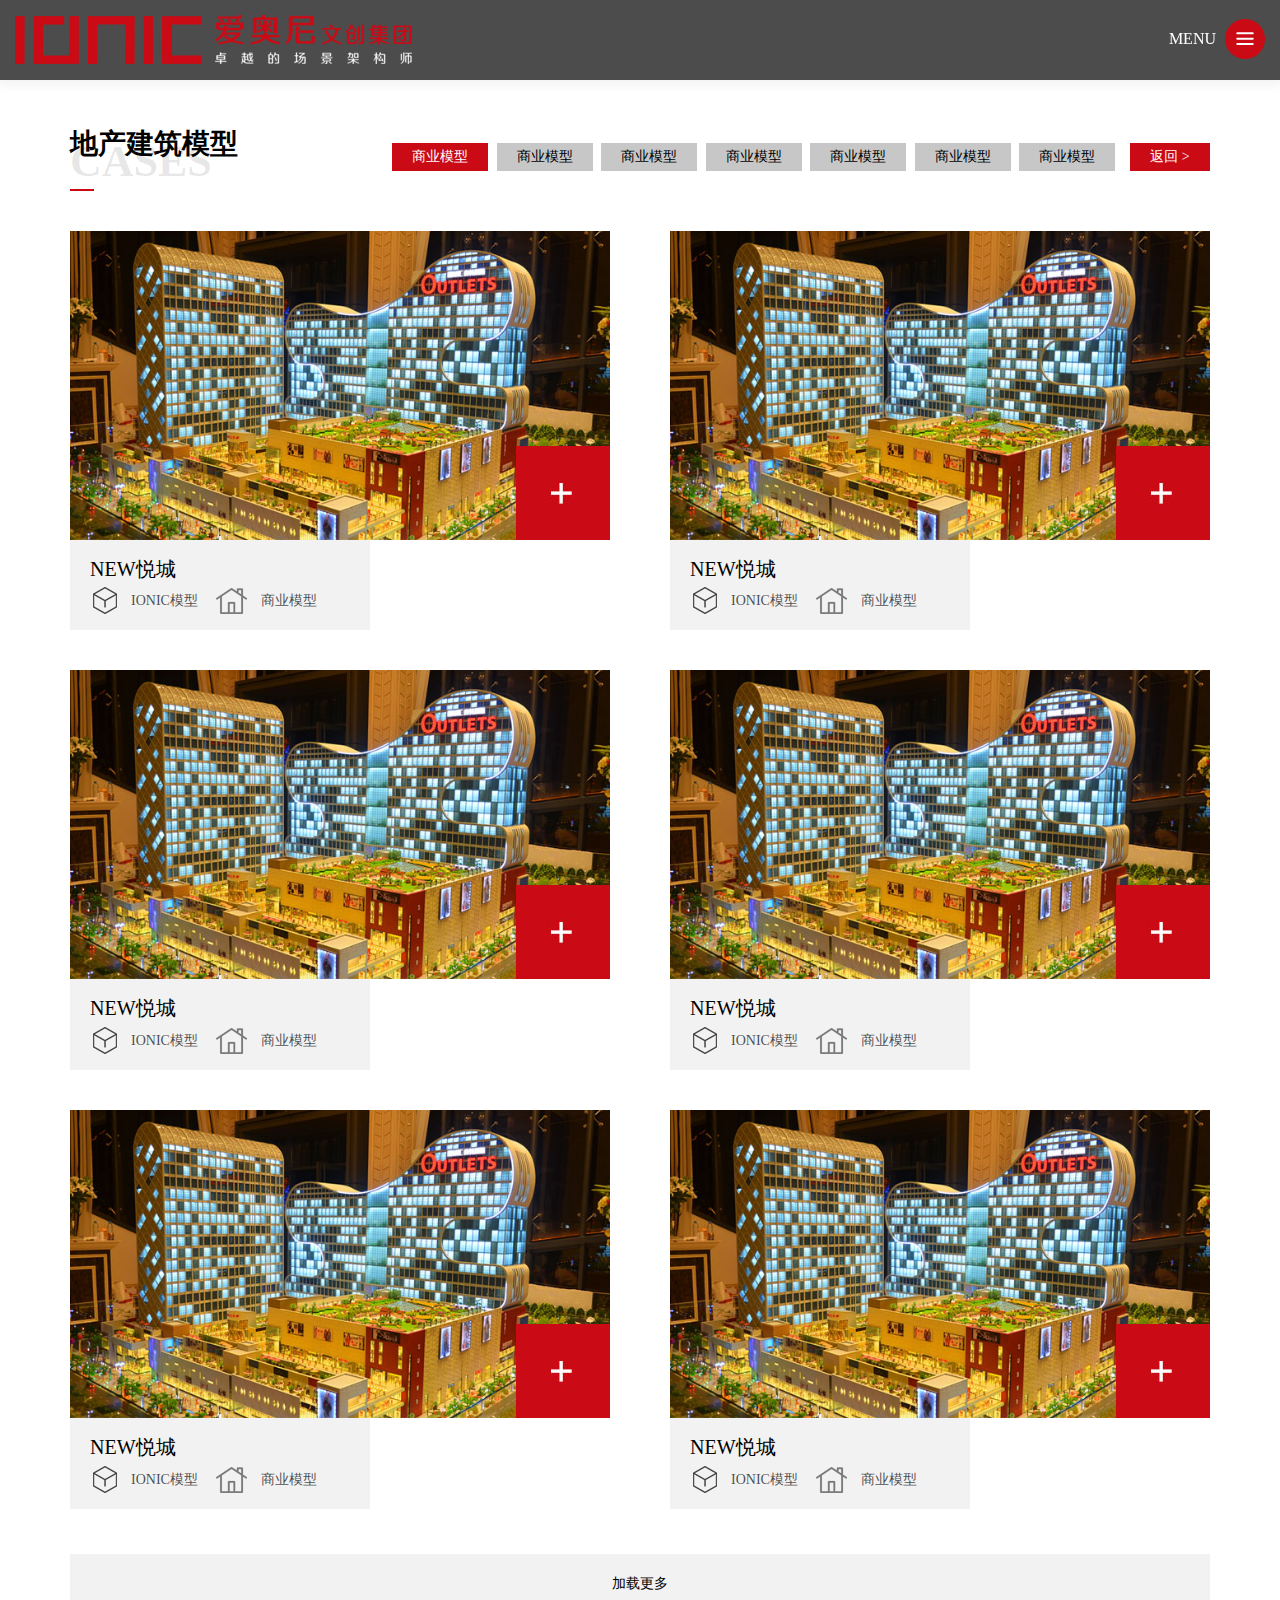
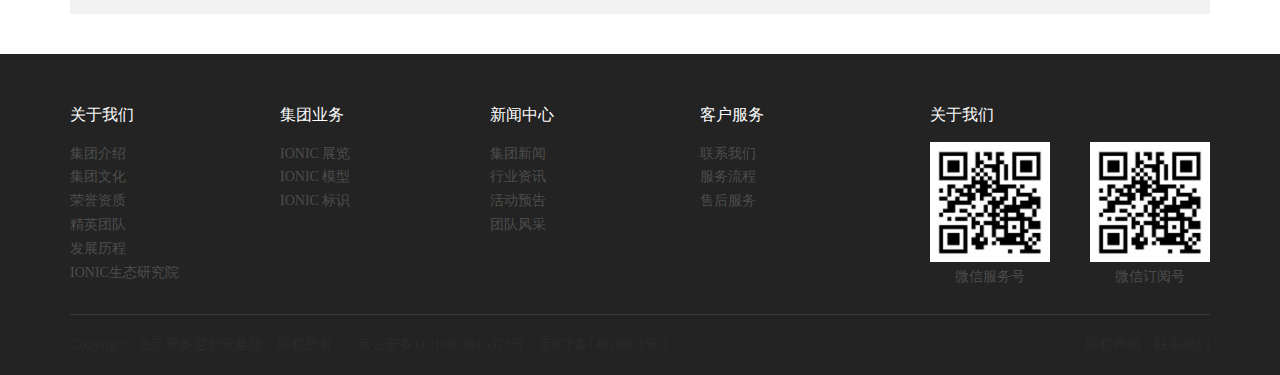
<file: 案例列表.html>
<!DOCTYPE html>
<html>
<head lang="en">
    <meta charset="UTF-8">
    <meta name="viewport" content="width=device-width, initial-scale=1">
    <title></title>
    
    <link rel="stylesheet" href="css/common.css" />
    <link rel="stylesheet" href="css/bootstrap.css" />
    <link href="css/owl.carousel.css" rel="stylesheet">
    <link href="css/owl.theme.css" rel="stylesheet">
    <link rel="stylesheet" href="css/style.css" />
    <link rel="stylesheet" href="css/style_wt.css" />

    <script src="js/jquery-1.11.2.min.js"></script>
    <script language="javascript" src="js/bootstrap.min.js"></script>
    <script src="js/owl.carousel.js"></script>
    <script src="js/resLoader.js"></script>
    <script async="" src="js/picturefill.min.js"></script>
    <script language="javascript" src="js/js.js"></script>

    <!--[if lt IE 9]>
    <script src="js/html5shiv.min.js"></script>
    <script src="js/respond.min.js"></script>
    <![endif]-->
    
</head>
<body class="body1">
    <div class="header header1 trans">
        <div class="container-fluid rel">
            <a href="#" class="logo abs"><img src="images/logo.png" class="db" alt=""></a>
            <div class="menu1 abs">
                MENU <img src="images/menu.png" class="vmid" alt="">
            </div>
        </div>
    </div>
    <div class="index_nav">
        <div class="chacha"></div>
        <div class="logo abs"><img src="images/logo2.png" class="db" alt=""></div>
        <div class="index_n fix">
            <div class="item fl fix trans">
                <div class="item_abs abs tc">
                    <div class="tit">about</div>
                    <div class="tit1">关于我们</div>
                    <div class="shuxian trans auto"></div>
                    <ul>
                        <li><a href="#">集团介绍</a></li>
                        <li><a href="#">集团文化</a></li>
                        <li><a href="#">荣誉资质</a></li>
                        <li><a href="#">精英团队</a></li>
                        <li><a href="#">发展历程</a></li>
                        <li><a href="#">IONIC生态研究院</a></li>
                    </ul>
                </div>
            </div>
            <div class="item fl fix trans">
                <div class="item_abs abs tc">
                    <div class="tit">business</div>
                    <div class="tit1">集团业务</div>
                    <div class="shuxian trans auto"></div>
                    <ul>
                        <li><a href="#">IONIC 展览</a></li>
                        <li><a href="#">IONIC 模型</a></li>
                        <li><a href="#">IONIC 标识</a></li>
                        
                    </ul>
                </div>
            </div>
            <div class="item fl fix trans">
                <div class="item_abs abs tc">
                    <div class="tit">news</div>
                    <div class="tit1">新闻中心</div>
                    <div class="shuxian trans auto"></div>
                    <ul>
                        <li><a href="#">集团新闻</a></li>
                        <li><a href="#">行业资讯</a></li>
                        <li><a href="#">活动预告</a></li>
                        <li><a href="#">团队风采</a></li>
                    </ul>
                </div>
            </div>
            <div class="item fl fix trans">
                <div class="item_abs abs tc">
                    <div class="tit">service</div>
                    <div class="tit1">客户服务</div>
                    <div class="shuxian trans auto"></div>
                    <ul>
                        <li><a href="#">联系我们</a></li>
                        <li><a href="#">服务流程</a></li>
                        <li><a href="#">售后服务</a></li>
                    </ul>
                </div>
            </div>
        </div>
    </div>
    <div class="case_main">
        <div class="container">
            <div class="ej_nav fix rel">
                <div class="index_tit fl">
                    <div class="tit b">地产建筑模型</div>
                    <div class="tit1 b">cases</div>
                    <div class="hengxian"></div>
                </div>
                <a href="#" class="more1 abs">返回 ></a>
                <ul class="ej_cont ovh fix tr">
                    <li class="dib">
                        <a href="#" class="item on trans">商业模型</a>
                    </li>
                    <li class="dib">
                        <a href="#" class="item trans">商业模型</a>
                    </li>
                    <li class="dib">
                        <a href="#" class="item trans">商业模型</a>
                    </li>
                    <li class="dib">
                        <a href="#" class="item trans">商业模型</a>
                    </li>
                    <li class="dib">
                        <a href="#" class="item trans">商业模型</a>
                    </li>
                    <li class="dib">
                        <a href="#" class="item trans">商业模型</a>
                    </li>
                    <li class="dib">
                        <a href="#" class="item trans">商业模型</a>
                    </li>
                </ul>
            </div>
            <div class="case_m">
                <div class="row">
                    <div class="col-xs-12 col-md-6">
                        <div class="item">
                            <a href="#" class="pic db rel ovh">
                                <img src="images/tpb1.jpg" class="db trans" alt="">
                                <span class="abs"><img src="images/jiahao.jpg" class="db" alt=""></span>
                            </a>
                            <div class="cont">
                                <div class="tit"><a href="#">new悦城</a></div>
                                <div class="note">
                                    <a href="#" class="dib"><img src="images/tbc1.png" class="vmid" alt="">ionic模型 </a>
                                    <a href="#" class="dib"><img src="images/tbc2.png" class="vmid" alt=""> 商业模型 </a>
                                </div>
                            </div>
                        </div>
                    </div>
                    <div class="col-xs-12 col-md-6">
                        <div class="item">
                            <a href="#" class="pic db rel ovh">
                                <img src="images/tpb1.jpg" class="db trans" alt="">
                                <span class="abs"><img src="images/jiahao.jpg" class="db" alt=""></span>
                            </a>
                            <div class="cont">
                                <div class="tit"><a href="#">new悦城</a></div>
                                <div class="note">
                                    <a href="#" class="dib"><img src="images/tbc1.png" class="vmid" alt="">ionic模型 </a>
                                    <a href="#" class="dib"><img src="images/tbc2.png" class="vmid" alt=""> 商业模型 </a>
                                </div>
                            </div>
                        </div>
                    </div>
                    <div class="col-xs-12 col-md-6">
                        <div class="item">
                            <a href="#" class="pic db rel ovh">
                                <img src="images/tpb1.jpg" class="db trans" alt="">
                                <span class="abs"><img src="images/jiahao.jpg" class="db" alt=""></span>
                            </a>
                            <div class="cont">
                                <div class="tit"><a href="#">new悦城</a></div>
                                <div class="note">
                                    <a href="#" class="dib"><img src="images/tbc1.png" class="vmid" alt="">ionic模型 </a>
                                    <a href="#" class="dib"><img src="images/tbc2.png" class="vmid" alt=""> 商业模型 </a>
                                </div>
                            </div>
                        </div>
                    </div>
                    <div class="col-xs-12 col-md-6">
                        <div class="item">
                            <a href="#" class="pic db rel ovh">
                                <img src="images/tpb1.jpg" class="db trans" alt="">
                                <span class="abs"><img src="images/jiahao.jpg" class="db" alt=""></span>
                            </a>
                            <div class="cont">
                                <div class="tit"><a href="#">new悦城</a></div>
                                <div class="note">
                                    <a href="#" class="dib"><img src="images/tbc1.png" class="vmid" alt="">ionic模型 </a>
                                    <a href="#" class="dib"><img src="images/tbc2.png" class="vmid" alt=""> 商业模型 </a>
                                </div>
                            </div>
                        </div>
                    </div>
                    <div class="col-xs-12 col-md-6">
                        <div class="item">
                            <a href="#" class="pic db rel ovh">
                                <img src="images/tpb1.jpg" class="db trans" alt="">
                                <span class="abs"><img src="images/jiahao.jpg" class="db" alt=""></span>
                            </a>
                            <div class="cont">
                                <div class="tit"><a href="#">new悦城</a></div>
                                <div class="note">
                                    <a href="#" class="dib"><img src="images/tbc1.png" class="vmid" alt="">ionic模型 </a>
                                    <a href="#" class="dib"><img src="images/tbc2.png" class="vmid" alt=""> 商业模型 </a>
                                </div>
                            </div>
                        </div>
                    </div>
                    <div class="col-xs-12 col-md-6">
                        <div class="item">
                            <a href="#" class="pic db rel ovh">
                                <img src="images/tpb1.jpg" class="db trans" alt="">
                                <span class="abs"><img src="images/jiahao.jpg" class="db" alt=""></span>
                            </a>
                            <div class="cont">
                                <div class="tit"><a href="#">new悦城</a></div>
                                <div class="note">
                                    <a href="#" class="dib"><img src="images/tbc1.png" class="vmid" alt="">ionic模型 </a>
                                    <a href="#" class="dib"><img src="images/tbc2.png" class="vmid" alt=""> 商业模型 </a>
                                </div>
                            </div>
                        </div>
                    </div>
                </div>
            </div>
            <div class="ej_more">
                <a href="#" class="trans">加载更多</a>
            </div>
        </div>
    </div>
    <div class="section7">
        <div class="container">
            <div class="footer fix">
                <div class="footer_left fix">
                    <div class="item fl">
                        <div class="tit"><a href="#">关于我们</a></div>
                        <ul>
                            <li><a href="#">集团介绍</a></li>
                            <li><a href="#">集团文化</a></li>
                            <li><a href="#">荣誉资质</a></li>
                            <li><a href="#">精英团队</a></li>
                            <li><a href="#">发展历程</a></li>
                            <li><a href="#">IONIC生态研究院</a></li>
                        </ul>
                    </div>
                    <div class="item fl">                      
                        <div class="tit"><a href="#">集团业务</a></div>
                        <ul>
                            <li><a href="#">IONIC 展览</a></li>
                            <li><a href="#">IONIC 模型</a></li>
                            <li><a href="#">IONIC 标识</a></li>
                            
                        </ul>
                    </div>
                    <div class="item fl">
                        <div class="tit"><a href="#">新闻中心</a></div>
                        <ul>
                            <li><a href="#">集团新闻</a></li>
                            <li><a href="#">行业资讯</a></li>
                            <li><a href="#">活动预告</a></li>
                            <li><a href="#">团队风采</a></li>
                        </ul>
                    </div>
                    <div class="item fl">
                        <div class="tit"><a href="#">客户服务</a></div>
                        <ul>
                            <li><a href="#">联系我们</a></li>
                            <li><a href="#">服务流程</a></li>
                            <li><a href="#">售后服务</a></li>
                        </ul>
                    </div>
                </div>
                <div class="footer_right fr">
                    <div class="tit">关于我们</div>
                    <div class="cont fix">
                        <div class="item fl">
                            <div class="pic">
                                <img src="images/ewm1.jpg" class="db" alt="">
                            </div>
                            <div class="tit1">微信服务号</div>
                        </div>
                        <div class="item fr">
                            <div class="pic">
                                <img src="images/ewm1.jpg" class="db" alt="">
                            </div>
                            <div class="tit1">微信订阅号</div>
                        </div>
                    </div>
                </div>
            </div>
            <div class="copyRight fix">
                <div class="fl"><span class="dib">Copyright©北京爱奥尼创意集团</span>  <span class="dib">版权所有</span>　<a href="#" class="dib">京公安备11010802015373号</a> <a href="#" class="dib">京ICP备14029863号-1</a></div>
                <div class="fr">
                    <a href="#">版权声明</a>
                    <a href="#">联系我们</a>
                </div>
            </div>
        </div>
    </div>
    
    

    <!-- <div class="owl-carousel owl-theme" id="owl-demo5">
        <div class="item">
            <a href="#" class="db rel">
                <img src="images/guoqi1.png">
            </a>
        </div>
        <div class="item">
            <a href="#" class="db rel">
                <img src="images/guoqi2.png">
            </a>
        </div>
        <div class="item">
            <a href="#" class="db rel">
                <img src="images/guoqi3.png">
            </a>
        </div>
        <div class="item">
            <a href="#" class="db rel">
                <img src="images/guoqi4.png">
            </a>
        </div>
        <div class="item">
            <a href="#" class="db rel">
                <img src="images/guoqi5.png">
            </a>
        </div>
        <div class="item">
            <a href="#" class="db rel">
                <img src="images/guoqi6.png">
            </a>
        </div>
        <div class="item">
            <a href="#" class="db rel">
                <img src="images/guoqi7.png">
            </a>
        </div>
        <div class="item">
            <a href="#" class="db rel">
                <img src="images/guoqi8.png">
            </a>
        </div>
        <div class="item">
            <a href="#" class="db rel">
                <img src="images/guoqi9.png">
            </a>
        </div>
        <div class="item">
            <a href="#" class="db rel">
                <img src="images/guoqi10.png">
            </a>
        </div>
        <div class="item">
            <a href="#" class="db rel">
                <img src="images/guoqi11.png">
            </a>
        </div>
    </div>
    <script>
        $(function(){
            $('#owl-demo5').owlCarousel({
                loop:true,
                margin:5,
                nav:false,
                responsive:{
                    0:{
                        items:5
                    },
                    768:{
                        items:8
                    },
                    1000:{
                        items:11
                    }
                }
            })
            // $('#owl-demo5').on('changed.owl.carousel', function(event) {
            //     console.log(event.item.index)
            // }) 
            // $('.next_btn2').click(function() {
            //     $('#owl-demo5').trigger('next.owl.carousel');
            // })
            // // Go to the previous item
            // $('.prev_btn2').click(function() {
            //     // With optional speed parameter
            //     // Parameters has to be in square bracket '[]'
            //     $('#owl-demo5').trigger('prev.owl.carousel');
            // })
        })
    </script> -->
</body>
</html>
</file>
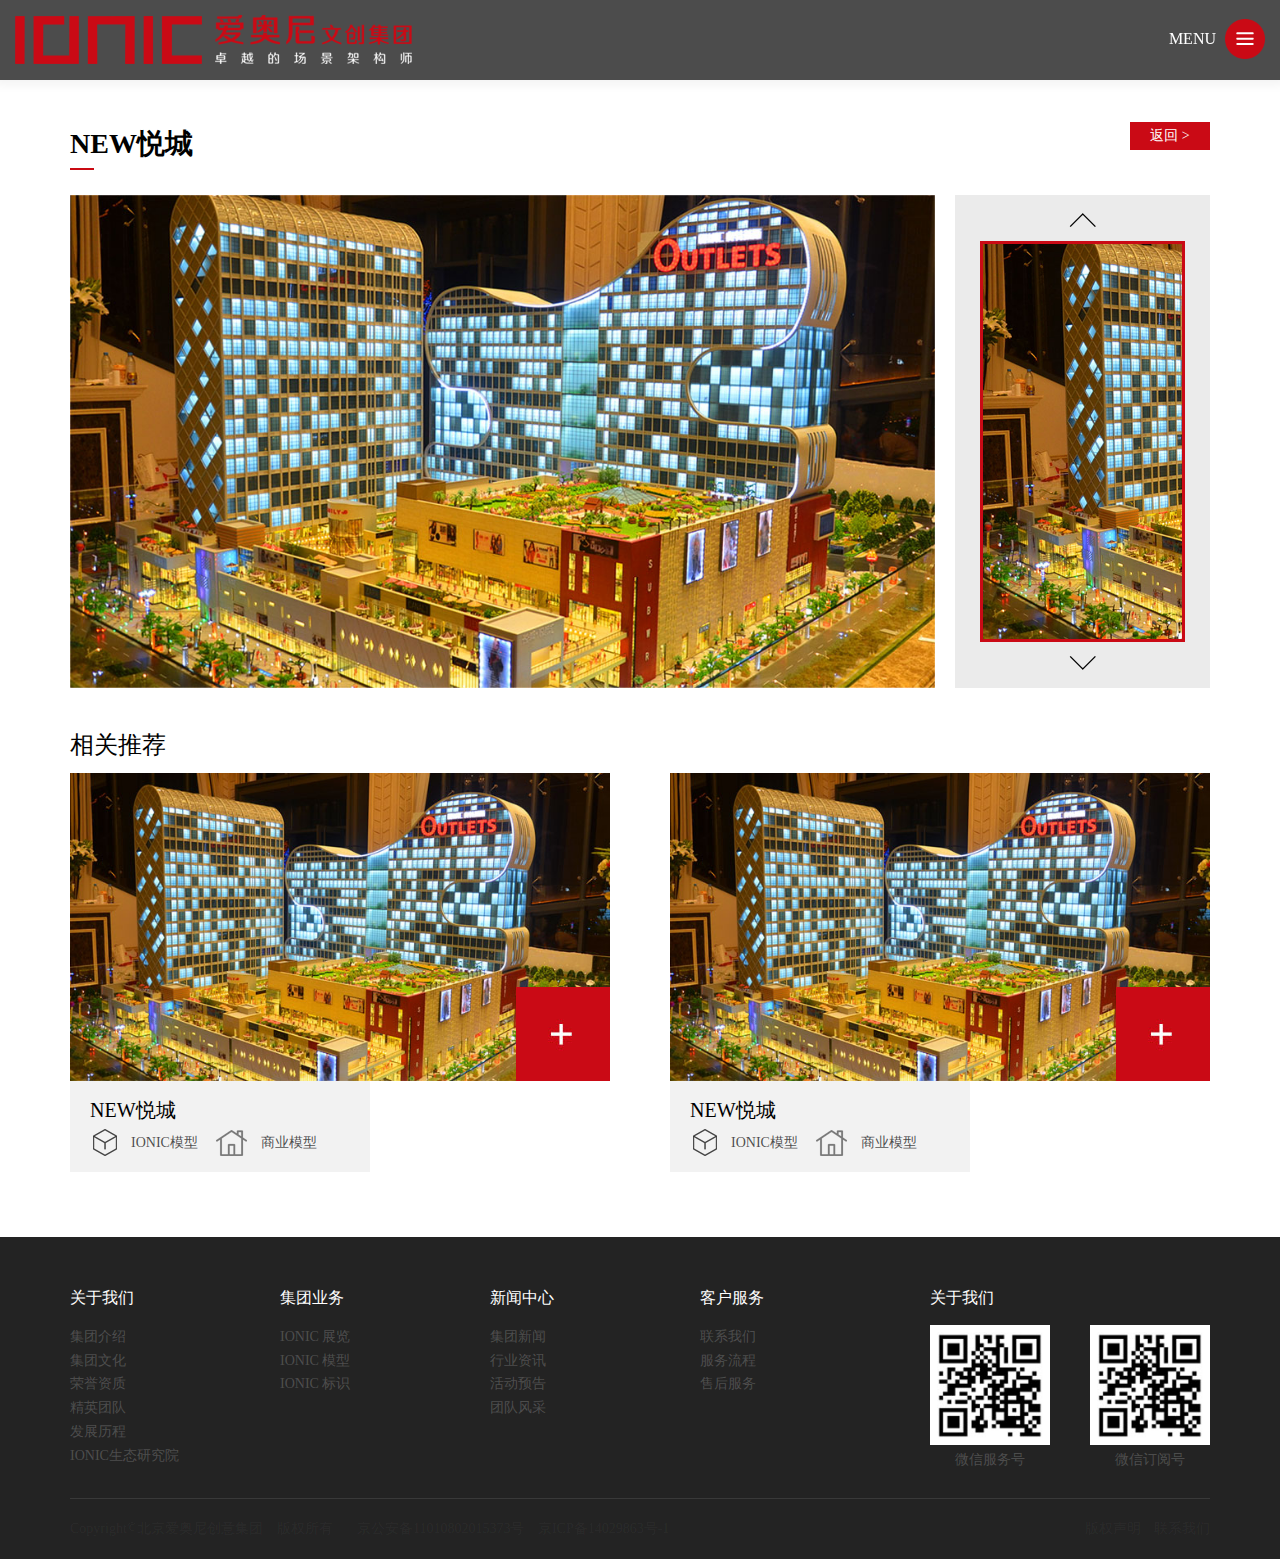
<file: 案例详情.html>
<!DOCTYPE html>
<html>
<head lang="en">
    <meta charset="UTF-8">
    <meta name="viewport" content="width=device-width, initial-scale=1">
    <title></title>
    
    <link rel="stylesheet" href="css/common.css" />
    <link rel="stylesheet" href="css/bootstrap.css" />
    <link href="css/owl.carousel.css" rel="stylesheet">
    <link href="css/owl.theme.css" rel="stylesheet">
    <link rel="stylesheet" href="css/style.css" />
    <link rel="stylesheet" href="css/style_wt.css" />

    <script src="js/jquery-1.11.2.min.js"></script>
    <script language="javascript" src="js/bootstrap.min.js"></script>
    <script src="js/owl.carousel.js"></script>
    <script src="js/resLoader.js"></script>
    <script async="" src="js/picturefill.min.js"></script>
    <script async="" src="js/swiper.min.js"></script>
    <script language="javascript" src="js/js.js"></script>

    <!--[if lt IE 9]>
    <script src="js/html5shiv.min.js"></script>
    <script src="js/respond.min.js"></script>
    <![endif]-->
    
</head>
<body class="body1">
    <div class="header header1 trans">
        <div class="container-fluid rel">
            <a href="#" class="logo abs"><img src="images/logo.png" class="db" alt=""></a>
            <div class="menu1 abs">
                MENU <img src="images/menu.png" class="vmid" alt="">
            </div>
        </div>
    </div>
    <div class="index_nav">
        <div class="chacha"></div>
        <div class="logo abs"><img src="images/logo2.png" class="db" alt=""></div>
        <div class="index_n fix">
            <div class="item fl fix trans">
                <div class="item_abs abs tc">
                    <div class="tit">about</div>
                    <div class="tit1">关于我们</div>
                    <div class="shuxian trans auto"></div>
                    <ul>
                        <li><a href="#">集团介绍</a></li>
                        <li><a href="#">集团文化</a></li>
                        <li><a href="#">荣誉资质</a></li>
                        <li><a href="#">精英团队</a></li>
                        <li><a href="#">发展历程</a></li>
                        <li><a href="#">IONIC生态研究院</a></li>
                    </ul>
                </div>
            </div>
            <div class="item fl fix trans">
                <div class="item_abs abs tc">
                    <div class="tit">business</div>
                    <div class="tit1">集团业务</div>
                    <div class="shuxian trans auto"></div>
                    <ul>
                        <li><a href="#">IONIC 展览</a></li>
                        <li><a href="#">IONIC 模型</a></li>
                        <li><a href="#">IONIC 标识</a></li>
                        
                    </ul>
                </div>
            </div>
            <div class="item fl fix trans">
                <div class="item_abs abs tc">
                    <div class="tit">news</div>
                    <div class="tit1">新闻中心</div>
                    <div class="shuxian trans auto"></div>
                    <ul>
                        <li><a href="#">集团新闻</a></li>
                        <li><a href="#">行业资讯</a></li>
                        <li><a href="#">活动预告</a></li>
                        <li><a href="#">团队风采</a></li>
                    </ul>
                </div>
            </div>
            <div class="item fl fix trans">
                <div class="item_abs abs tc">
                    <div class="tit">service</div>
                    <div class="tit1">客户服务</div>
                    <div class="shuxian trans auto"></div>
                    <ul>
                        <li><a href="#">联系我们</a></li>
                        <li><a href="#">服务流程</a></li>
                        <li><a href="#">售后服务</a></li>
                    </ul>
                </div>
            </div>
        </div>
    </div>
    <div class="case_main case_main1">
        <div class="container">
            <div class="ej_nav fix rel">
                <div class="index_tit fl">
                    <div class="tit b">NEW悦城</div>
                    <div class="hengxian"></div>
                </div>
                <a href="#" class="more1 abs">返回 ></a>
            </div>
            <div class="case_tx rel">
                <div class="case_bigpic ovh">
                    <div class="pic1 abs trans">
                        <img src="images/tpb2.jpg" class="db trans" alt="">
                    </div>
                    <div class="pic1 abs trans">
                        <img src="images/tpb2.jpg" class="db trans" alt="">
                    </div>
                    <div class="pic1 abs trans">
                        <img src="images/tpb2.jpg" class="db trans" alt="">
                    </div>
                    <div class="pic1 abs trans">
                        <img src="images/tpb2.jpg" class="db trans" alt="">
                    </div>
                </div>
                <div class="case_smallpic abs">
                    <div class="prev"></div>
                    <div class="next"></div>
                    <div class="swiper-container">
                        <div class="swiper-wrapper">
                            <div class="swiper-slide">
                                <div class="item" data-index="0">
                                    <img src="images/tpb2.jpg" class="db" alt="">
                                </div>
                            </div>
                            <div class="swiper-slide">
                                <div class="item" data-index="1">
                                    <img src="images/tpb2.jpg" class="db" alt="">
                                </div>
                            </div>
                            <div class="swiper-slide">
                                <div class="item" data-index="2">
                                    <img src="images/tpb2.jpg" class="db" alt="">
                                </div>
                            </div>
                            <div class="swiper-slide">
                                <div class="item" data-index="3">
                                    <img src="images/tpb2.jpg" class="db" alt="">
                                </div>
                            </div>
                        </div>
                        <!-- Add Pagination -->
                    </div>
                
                    <!-- Swiper JS -->
                
                    <!-- Initialize Swiper -->
                    <script>
                        $(function(){
                            $('.case_tx .case_bigpic .pic1').eq(0).addClass('on');
                            $('.case_tx .case_smallpic .swiper-slide').eq(0).find('.item').addClass('on');
                            if($(window).width()>768){
                                var swiper = new Swiper('.swiper-container', {
                                    paginationClickable: true,
                                    direction: 'vertical',
                                    loop:true,
                                    slidesPerView: 3,
                                });
                            }
                            else{
                                var swiper = new Swiper('.swiper-container', {
                                paginationClickable: true,
                                loop:true,
                                slidesPerView: 3,
                            });
                            }
                            $('.case_smallpic .prev').click(function(){
                                swiper.slidePrev();
                            })
                            $('.case_smallpic .next').click(function(){
                                swiper.slideNext();
                            })
                            $('.case_smallpic .item').click(function(){
                                $('.case_smallpic .item').removeClass('on');
                                $(this).addClass('on');
                                var index=$(this).attr('data-index');
                                $('.case_tx .case_bigpic .pic1').eq(index).addClass('on').siblings().removeClass('on');

                            })
                        })
                    </script>
                </div>
            </div>
            <div class="case_m">
                <div class="ej_tit1">相关推荐</div>
                <div class="row">
                    <div class="col-xs-12 col-md-6">
                        <div class="item">
                            <a href="#" class="pic db rel ovh">
                                <img src="images/tpb1.jpg" class="db trans" alt="">
                                <span class="abs"><img src="images/jiahao.jpg" class="db" alt=""></span>
                            </a>
                            <div class="cont">
                                <div class="tit"><a href="#">new悦城</a></div>
                                <div class="note">
                                    <a href="#" class="dib"><img src="images/tbc1.png" class="vmid" alt="">ionic模型 </a>
                                    <a href="#" class="dib"><img src="images/tbc2.png" class="vmid" alt=""> 商业模型 </a>
                                </div>
                            </div>
                        </div>
                    </div>
                    <div class="col-xs-12 col-md-6">
                        <div class="item">
                            <a href="#" class="pic db rel ovh">
                                <img src="images/tpb1.jpg" class="db trans" alt="">
                                <span class="abs"><img src="images/jiahao.jpg" class="db" alt=""></span>
                            </a>
                            <div class="cont">
                                <div class="tit"><a href="#">new悦城</a></div>
                                <div class="note">
                                    <a href="#" class="dib"><img src="images/tbc1.png" class="vmid" alt="">ionic模型 </a>
                                    <a href="#" class="dib"><img src="images/tbc2.png" class="vmid" alt=""> 商业模型 </a>
                                </div>
                            </div>
                        </div>
                    </div>
                </div>
            </div>
        </div>
    </div>
    <div class="section7">
        <div class="container">
            <div class="footer fix">
                <div class="footer_left fix">
                    <div class="item fl">
                        <div class="tit"><a href="#">关于我们</a></div>
                        <ul>
                            <li><a href="#">集团介绍</a></li>
                            <li><a href="#">集团文化</a></li>
                            <li><a href="#">荣誉资质</a></li>
                            <li><a href="#">精英团队</a></li>
                            <li><a href="#">发展历程</a></li>
                            <li><a href="#">IONIC生态研究院</a></li>
                        </ul>
                    </div>
                    <div class="item fl">                      
                        <div class="tit"><a href="#">集团业务</a></div>
                        <ul>
                            <li><a href="#">IONIC 展览</a></li>
                            <li><a href="#">IONIC 模型</a></li>
                            <li><a href="#">IONIC 标识</a></li>
                            
                        </ul>
                    </div>
                    <div class="item fl">
                        <div class="tit"><a href="#">新闻中心</a></div>
                        <ul>
                            <li><a href="#">集团新闻</a></li>
                            <li><a href="#">行业资讯</a></li>
                            <li><a href="#">活动预告</a></li>
                            <li><a href="#">团队风采</a></li>
                        </ul>
                    </div>
                    <div class="item fl">
                        <div class="tit"><a href="#">客户服务</a></div>
                        <ul>
                            <li><a href="#">联系我们</a></li>
                            <li><a href="#">服务流程</a></li>
                            <li><a href="#">售后服务</a></li>
                        </ul>
                    </div>
                </div>
                <div class="footer_right fr">
                    <div class="tit">关于我们</div>
                    <div class="cont fix">
                        <div class="item fl">
                            <div class="pic">
                                <img src="images/ewm1.jpg" class="db" alt="">
                            </div>
                            <div class="tit1">微信服务号</div>
                        </div>
                        <div class="item fr">
                            <div class="pic">
                                <img src="images/ewm1.jpg" class="db" alt="">
                            </div>
                            <div class="tit1">微信订阅号</div>
                        </div>
                    </div>
                </div>
            </div>
            <div class="copyRight fix">
                <div class="fl"><span class="dib">Copyright©北京爱奥尼创意集团</span>  <span class="dib">版权所有</span>　<a href="#" class="dib">京公安备11010802015373号</a> <a href="#" class="dib">京ICP备14029863号-1</a></div>
                <div class="fr">
                    <a href="#">版权声明</a>
                    <a href="#">联系我们</a>
                </div>
            </div>
        </div>
    </div>
    
    

    <!-- <div class="owl-carousel owl-theme" id="owl-demo5">
        <div class="item">
            <a href="#" class="db rel">
                <img src="images/guoqi1.png">
            </a>
        </div>
        <div class="item">
            <a href="#" class="db rel">
                <img src="images/guoqi2.png">
            </a>
        </div>
        <div class="item">
            <a href="#" class="db rel">
                <img src="images/guoqi3.png">
            </a>
        </div>
        <div class="item">
            <a href="#" class="db rel">
                <img src="images/guoqi4.png">
            </a>
        </div>
        <div class="item">
            <a href="#" class="db rel">
                <img src="images/guoqi5.png">
            </a>
        </div>
        <div class="item">
            <a href="#" class="db rel">
                <img src="images/guoqi6.png">
            </a>
        </div>
        <div class="item">
            <a href="#" class="db rel">
                <img src="images/guoqi7.png">
            </a>
        </div>
        <div class="item">
            <a href="#" class="db rel">
                <img src="images/guoqi8.png">
            </a>
        </div>
        <div class="item">
            <a href="#" class="db rel">
                <img src="images/guoqi9.png">
            </a>
        </div>
        <div class="item">
            <a href="#" class="db rel">
                <img src="images/guoqi10.png">
            </a>
        </div>
        <div class="item">
            <a href="#" class="db rel">
                <img src="images/guoqi11.png">
            </a>
        </div>
    </div>
    <script>
        $(function(){
            $('#owl-demo5').owlCarousel({
                loop:true,
                margin:5,
                nav:false,
                responsive:{
                    0:{
                        items:5
                    },
                    768:{
                        items:8
                    },
                    1000:{
                        items:11
                    }
                }
            })
            // $('#owl-demo5').on('changed.owl.carousel', function(event) {
            //     console.log(event.item.index)
            // }) 
            // $('.next_btn2').click(function() {
            //     $('#owl-demo5').trigger('next.owl.carousel');
            // })
            // // Go to the previous item
            // $('.prev_btn2').click(function() {
            //     // With optional speed parameter
            //     // Parameters has to be in square bracket '[]'
            //     $('#owl-demo5').trigger('prev.owl.carousel');
            // })
        })
    </script> -->
</body>
</html>
</file>
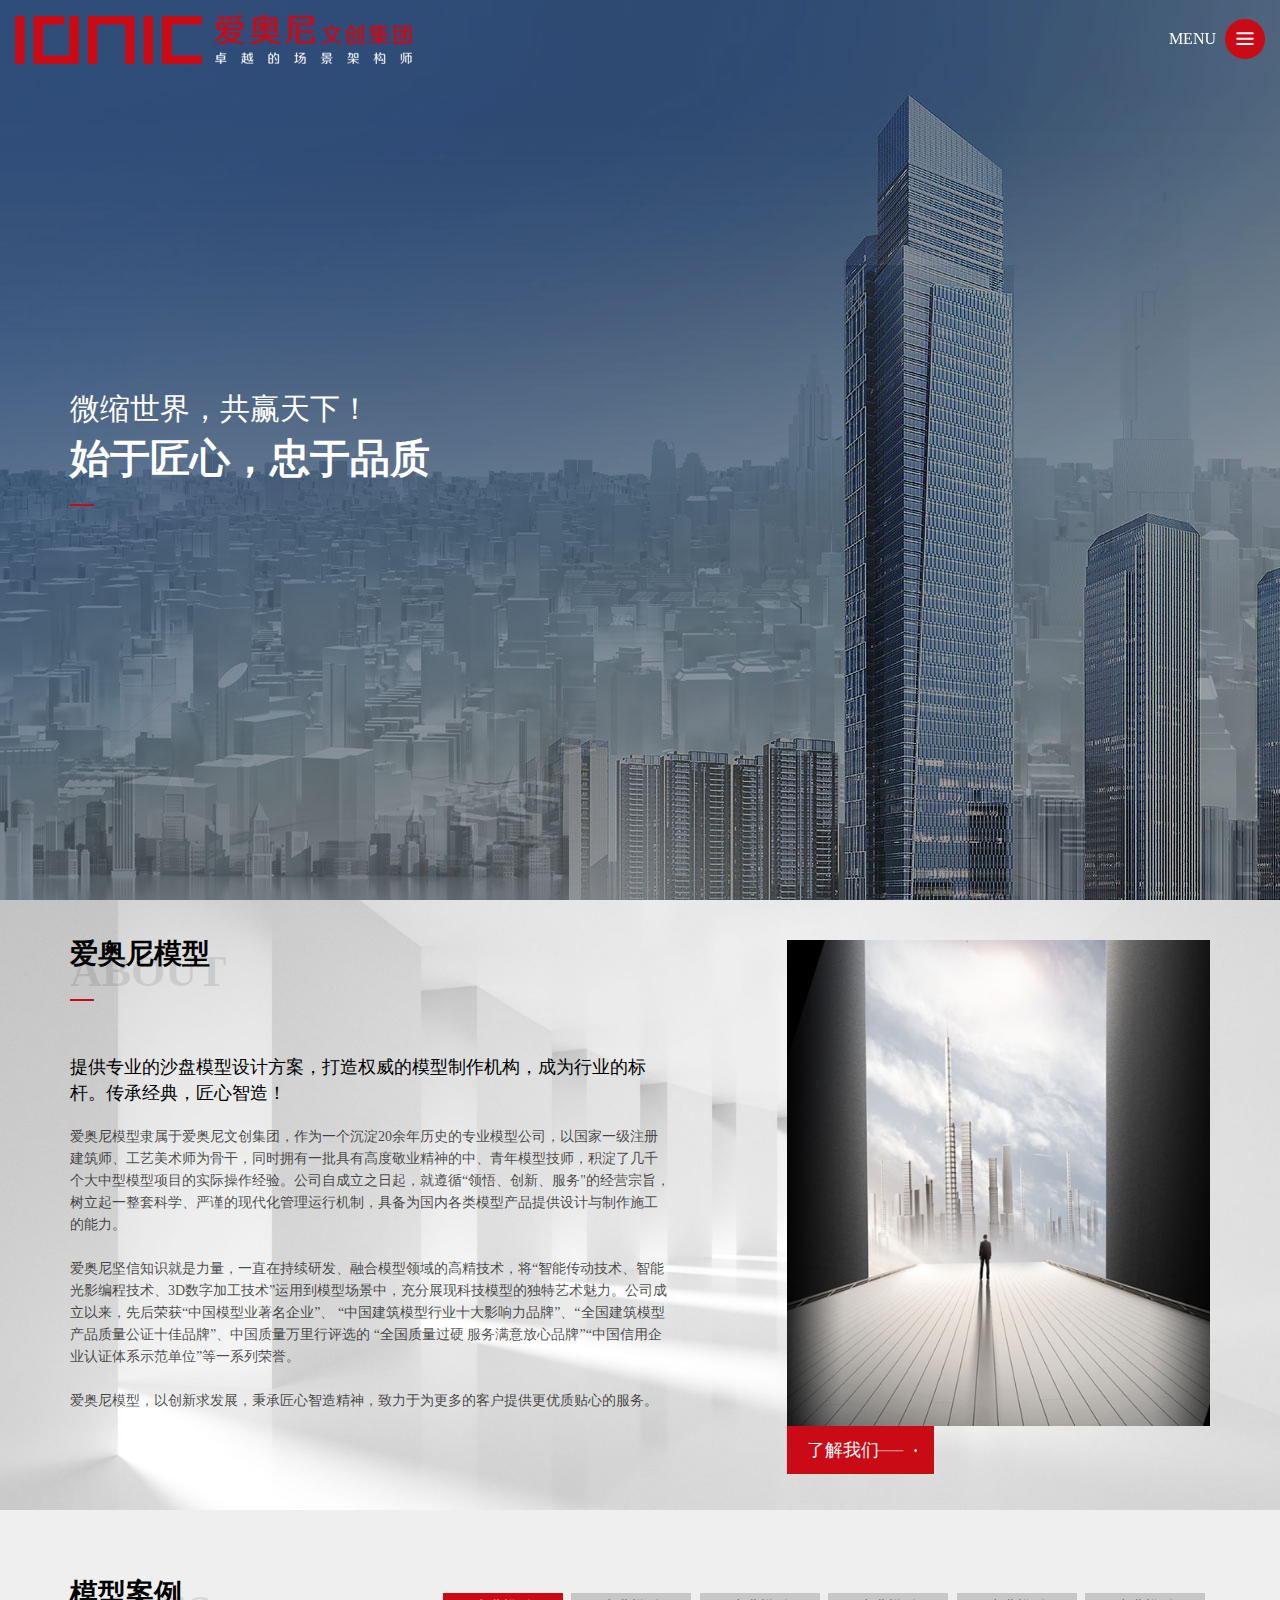
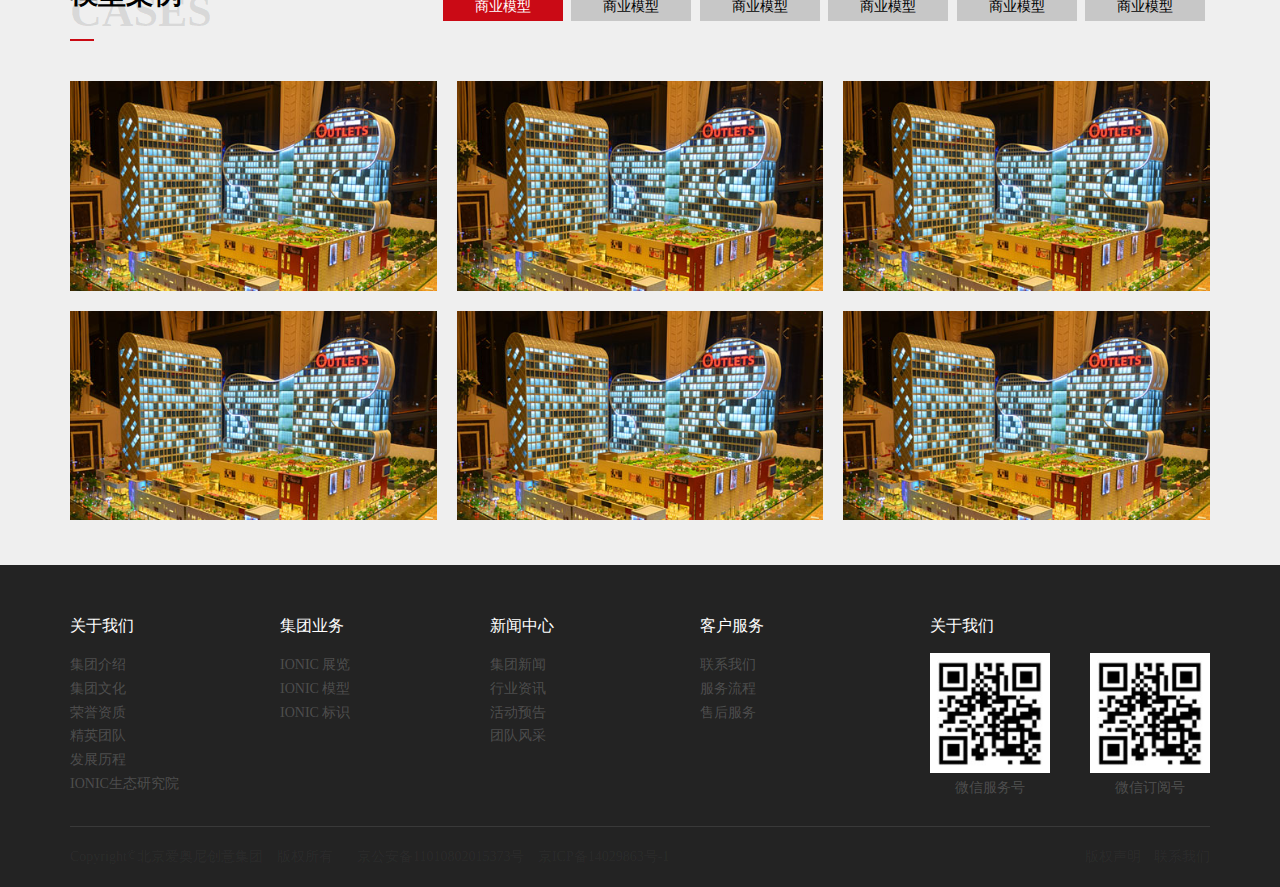
<file: 模型业务.html>
<!DOCTYPE html>
<html>
<head lang="en">
    <meta charset="UTF-8">
    <meta name="viewport" content="width=device-width, initial-scale=1">
    <title></title>
    
    <link rel="stylesheet" href="css/common.css" />
    <link rel="stylesheet" href="css/bootstrap.css" />
    <link href="css/owl.carousel.css" rel="stylesheet">
    <link href="css/owl.theme.css" rel="stylesheet">
    <link rel="stylesheet" href="css/style.css" />
    <link rel="stylesheet" href="css/style_wt.css" />

    <script src="js/jquery-1.11.2.min.js"></script>
    <script language="javascript" src="js/bootstrap.min.js"></script>
    <script src="js/owl.carousel.js"></script>
    <script src="js/resLoader.js"></script>
    <script async="" src="js/picturefill.min.js"></script>
    <script async="" src="js/swiper.min.js"></script>
    <script language="javascript" src="js/js.js"></script>

    <!--[if lt IE 9]>
    <script src="js/html5shiv.min.js"></script>
    <script src="js/respond.min.js"></script>
    <![endif]-->
    
</head>
<body class="body1">
    <div class="header trans">
        <div class="container-fluid rel">
            <a href="#" class="logo abs"><img src="images/logo.png" class="db" alt=""></a>
            <div class="menu1 abs">
                MENU <img src="images/menu.png" class="vmid" alt="">
            </div>
        </div>
    </div>
    <div class="index_nav">
        <div class="chacha"></div>
        <div class="logo abs"><img src="images/logo2.png" class="db" alt=""></div>
        <div class="index_n fix">
            <div class="item fl fix trans">
                <div class="item_abs abs tc">
                    <div class="tit">about</div>
                    <div class="tit1">关于我们</div>
                    <div class="shuxian trans auto"></div>
                    <ul>
                        <li><a href="#">集团介绍</a></li>
                        <li><a href="#">集团文化</a></li>
                        <li><a href="#">荣誉资质</a></li>
                        <li><a href="#">精英团队</a></li>
                        <li><a href="#">发展历程</a></li>
                        <li><a href="#">IONIC生态研究院</a></li>
                    </ul>
                </div>
            </div>
            <div class="item fl fix trans">
                <div class="item_abs abs tc">
                    <div class="tit">business</div>
                    <div class="tit1">集团业务</div>
                    <div class="shuxian trans auto"></div>
                    <ul>
                        <li><a href="#">IONIC 展览</a></li>
                        <li><a href="#">IONIC 模型</a></li>
                        <li><a href="#">IONIC 标识</a></li>
                        
                    </ul>
                </div>
            </div>
            <div class="item fl fix trans">
                <div class="item_abs abs tc">
                    <div class="tit">news</div>
                    <div class="tit1">新闻中心</div>
                    <div class="shuxian trans auto"></div>
                    <ul>
                        <li><a href="#">集团新闻</a></li>
                        <li><a href="#">行业资讯</a></li>
                        <li><a href="#">活动预告</a></li>
                        <li><a href="#">团队风采</a></li>
                    </ul>
                </div>
            </div>
            <div class="item fl fix trans">
                <div class="item_abs abs tc">
                    <div class="tit">service</div>
                    <div class="tit1">客户服务</div>
                    <div class="shuxian trans auto"></div>
                    <ul>
                        <li><a href="#">联系我们</a></li>
                        <li><a href="#">服务流程</a></li>
                        <li><a href="#">售后服务</a></li>
                    </ul>
                </div>
            </div>
        </div>
    </div>
    <div class="ejbanner rel" style="background:url(images/ejbanner.jpg) no-repeat center center;">
        <img src="images/ejxbanner.jpg" class="db" alt="">
        <div class="ejb_abs abs">
            <div class="container">
                <div class="tit">微缩世界，共赢天下！</div>
                <div class="tit1">始于匠心，忠于品质</div>
                <div class="hengxian"></div>
            </div>
        </div>
    </div>
    <div class="modal_main" style="background:url(images/bgtpa1.jpg) no-repeat center center;">
        <div class="container fix rel">
            <div class="mleft">
                <div class="index_tit">
                    <div class="tit b">爱奥尼模型</div>
                    <div class="tit1 b">about</div>
                    <div class="hengxian"></div>
                </div>
                <div class="m_cont">
                    <div class="tit">
                        提供专业的沙盘模型设计方案，打造权威的模型制作机构，成为行业的标杆。传承经典，匠心智造！
                    </div>
                    <div class="note">
                        爱奥尼模型隶属于爱奥尼文创集团，作为一个沉淀20余年历史的专业模型公司，以国家一级注册建筑师、工艺美术师为骨干，同时拥有一批具有高度敬业精神的中、青年模型技师，积淀了几千个大中型模型项目的实际操作经验。公司自成立之日起，就遵循“领悟、创新、服务"的经营宗旨，树立起一整套科学、严谨的现代化管理运行机制，具备为国内各类模型产品提供设计与制作施工的能力。<br><br>

                        爱奥尼坚信知识就是力量，一直在持续研发、融合模型领域的高精技术，将“智能传动技术、智能光影编程技术、3D数字加工技术”运用到模型场景中，充分展现科技模型的独特艺术魅力。公司成立以来，先后荣获“中国模型业著名企业”、 “中国建筑模型行业十大影响力品牌”、“全国建筑模型产品质量公证十佳品牌”、中国质量万里行评选的 “全国质量过硬 服务满意放心品牌”“中国信用企业认证体系示范单位”等一系列荣誉。<br><br>

                        爱奥尼模型，以创新求发展，秉承匠心智造精神，致力于为更多的客户提供更优质贴心的服务。


                    </div>
                </div>
                <div class="m_pic">
                    <div class="pic1 ovh">
                        <img src="images/ejtp1.jpg" class="db trans" alt="">
                    </div>
                    <div class="more">
                        <a href="#" class="dib">了解我们</a>
                    </div>
                </div>
            </div>
        </div>
    </div>
    <div class="modal_main2">
        <div class="container">
            <div class="ej_nav fix rel">
                <div class="index_tit fl">
                    <div class="tit b">模型案例</div>
                    <div class="tit1 b">cases</div>
                    <div class="hengxian"></div>
                </div>
                <ul class="ej_cont ej_cont1 ovh fix tr">
                    <li class="dib">
                        <a href="#" class="item on trans">商业模型</a>
                    </li>
                    <li class="dib">
                        <a href="#" class="item trans">商业模型</a>
                    </li>
                    <li class="dib">
                        <a href="#" class="item trans">商业模型</a>
                    </li>
                    <li class="dib">
                        <a href="#" class="item trans">商业模型</a>
                    </li>
                    <li class="dib">
                        <a href="#" class="item trans">商业模型</a>
                    </li>
                    <li class="dib">
                        <a href="#" class="item trans">商业模型</a>
                    </li>
                </ul>
            </div>
            <div class="m2_cont">
                <div class="row">
                    <div class="col-xs-12 col-md-4">
                        <div class="item">
                            <div class="pic rel ovh">
                                <img src="images/ejtp2.jpg" class="db" alt="">
                            </div>
                            <div class="item_abs trans">
                                <div class="item_abs1">
                                    <div class="tit tc"><a href="#">华电榆林煤电一体化项目</a></div>
                                    <div class="note">
                                        <a href="#">ionic模型</a>
                                        <a href="#">地产建筑模型</a>
                                    </div>
                                </div>
                            </div>
                        </div>
                    </div>
                    <div class="col-xs-12 col-md-4">
                        <div class="item">
                            <div class="pic rel ovh">
                                <img src="images/ejtp2.jpg" class="db" alt="">
                            </div>
                            <div class="item_abs trans">
                                <div class="item_abs1">
                                    <div class="tit tc"><a href="#">华电榆林煤电一体化项目</a></div>
                                    <div class="note">
                                        <a href="#">ionic模型</a>
                                        <a href="#">地产建筑模型</a>
                                    </div>
                                </div>
                            </div>
                        </div>
                    </div>
                    <div class="col-xs-12 col-md-4">
                        <div class="item">
                            <div class="pic rel ovh">
                                <img src="images/ejtp2.jpg" class="db" alt="">
                            </div>
                            <div class="item_abs trans">
                                <div class="item_abs1">
                                    <div class="tit tc"><a href="#">华电榆林煤电一体化项目</a></div>
                                    <div class="note">
                                        <a href="#">ionic模型</a>
                                        <a href="#">地产建筑模型</a>
                                    </div>
                                </div>
                            </div>
                        </div>
                    </div>
                    <div class="col-xs-12 col-md-4">
                        <div class="item">
                            <div class="pic rel ovh">
                                <img src="images/ejtp2.jpg" class="db" alt="">
                            </div>
                            <div class="item_abs trans">
                                <div class="item_abs1">
                                    <div class="tit tc"><a href="#">华电榆林煤电一体化项目</a></div>
                                    <div class="note">
                                        <a href="#">ionic模型</a>
                                        <a href="#">地产建筑模型</a>
                                    </div>
                                </div>
                            </div>
                        </div>
                    </div>
                    <div class="col-xs-12 col-md-4">
                        <div class="item">
                            <div class="pic rel ovh">
                                <img src="images/ejtp2.jpg" class="db" alt="">
                            </div>
                            <div class="item_abs trans">
                                <div class="item_abs1">
                                    <div class="tit tc"><a href="#">华电榆林煤电一体化项目</a></div>
                                    <div class="note">
                                        <a href="#">ionic模型</a>
                                        <a href="#">地产建筑模型</a>
                                    </div>
                                </div>
                            </div>
                        </div>
                    </div>
                    <div class="col-xs-12 col-md-4">
                        <div class="item">
                            <div class="pic rel ovh">
                                <img src="images/ejtp2.jpg" class="db" alt="">
                            </div>
                            <div class="item_abs trans">
                                <div class="item_abs1">
                                    <div class="tit tc"><a href="#">华电榆林煤电一体化项目</a></div>
                                    <div class="note">
                                        <a href="#">ionic模型</a>
                                        <a href="#">地产建筑模型</a>
                                    </div>
                                </div>
                            </div>
                        </div>
                    </div>
                </div>
            </div>
        </div>
    </div>
    <div class="section7">
        <div class="container">
            <div class="footer fix">
                <div class="footer_left fix">
                    <div class="item fl">
                        <div class="tit"><a href="#">关于我们</a></div>
                        <ul>
                            <li><a href="#">集团介绍</a></li>
                            <li><a href="#">集团文化</a></li>
                            <li><a href="#">荣誉资质</a></li>
                            <li><a href="#">精英团队</a></li>
                            <li><a href="#">发展历程</a></li>
                            <li><a href="#">IONIC生态研究院</a></li>
                        </ul>
                    </div>
                    <div class="item fl">                      
                        <div class="tit"><a href="#">集团业务</a></div>
                        <ul>
                            <li><a href="#">IONIC 展览</a></li>
                            <li><a href="#">IONIC 模型</a></li>
                            <li><a href="#">IONIC 标识</a></li>
                            
                        </ul>
                    </div>
                    <div class="item fl">
                        <div class="tit"><a href="#">新闻中心</a></div>
                        <ul>
                            <li><a href="#">集团新闻</a></li>
                            <li><a href="#">行业资讯</a></li>
                            <li><a href="#">活动预告</a></li>
                            <li><a href="#">团队风采</a></li>
                        </ul>
                    </div>
                    <div class="item fl">
                        <div class="tit"><a href="#">客户服务</a></div>
                        <ul>
                            <li><a href="#">联系我们</a></li>
                            <li><a href="#">服务流程</a></li>
                            <li><a href="#">售后服务</a></li>
                        </ul>
                    </div>
                </div>
                <div class="footer_right fr">
                    <div class="tit">关于我们</div>
                    <div class="cont fix">
                        <div class="item fl">
                            <div class="pic">
                                <img src="images/ewm1.jpg" class="db" alt="">
                            </div>
                            <div class="tit1">微信服务号</div>
                        </div>
                        <div class="item fr">
                            <div class="pic">
                                <img src="images/ewm1.jpg" class="db" alt="">
                            </div>
                            <div class="tit1">微信订阅号</div>
                        </div>
                    </div>
                </div>
            </div>
            <div class="copyRight fix">
                <div class="fl"><span class="dib">Copyright©北京爱奥尼创意集团</span>  <span class="dib">版权所有</span>　<a href="#" class="dib">京公安备11010802015373号</a> <a href="#" class="dib">京ICP备14029863号-1</a></div>
                <div class="fr">
                    <a href="#">版权声明</a>
                    <a href="#">联系我们</a>
                </div>
            </div>
        </div>
    </div>
    
    

    <!-- <div class="owl-carousel owl-theme" id="owl-demo5">
        <div class="item">
            <a href="#" class="db rel">
                <img src="images/guoqi1.png">
            </a>
        </div>
        <div class="item">
            <a href="#" class="db rel">
                <img src="images/guoqi2.png">
            </a>
        </div>
        <div class="item">
            <a href="#" class="db rel">
                <img src="images/guoqi3.png">
            </a>
        </div>
        <div class="item">
            <a href="#" class="db rel">
                <img src="images/guoqi4.png">
            </a>
        </div>
        <div class="item">
            <a href="#" class="db rel">
                <img src="images/guoqi5.png">
            </a>
        </div>
        <div class="item">
            <a href="#" class="db rel">
                <img src="images/guoqi6.png">
            </a>
        </div>
        <div class="item">
            <a href="#" class="db rel">
                <img src="images/guoqi7.png">
            </a>
        </div>
        <div class="item">
            <a href="#" class="db rel">
                <img src="images/guoqi8.png">
            </a>
        </div>
        <div class="item">
            <a href="#" class="db rel">
                <img src="images/guoqi9.png">
            </a>
        </div>
        <div class="item">
            <a href="#" class="db rel">
                <img src="images/guoqi10.png">
            </a>
        </div>
        <div class="item">
            <a href="#" class="db rel">
                <img src="images/guoqi11.png">
            </a>
        </div>
    </div>
    <script>
        $(function(){
            $('#owl-demo5').owlCarousel({
                loop:true,
                margin:5,
                nav:false,
                responsive:{
                    0:{
                        items:5
                    },
                    768:{
                        items:8
                    },
                    1000:{
                        items:11
                    }
                }
            })
            // $('#owl-demo5').on('changed.owl.carousel', function(event) {
            //     console.log(event.item.index)
            // }) 
            // $('.next_btn2').click(function() {
            //     $('#owl-demo5').trigger('next.owl.carousel');
            // })
            // // Go to the previous item
            // $('.prev_btn2').click(function() {
            //     // With optional speed parameter
            //     // Parameters has to be in square bracket '[]'
            //     $('#owl-demo5').trigger('prev.owl.carousel');
            // })
        })
    </script> -->
</body>
</html>
</file>
<file: css/style.css>
@charset "utf-8";
/* CSS Document */
.header {
  height: 100px;
  position: fixed;
  top: 0;
  left: 0;
  width: 100%;
  z-index: 3;
}
.header.on,
.header.header1 {
  background: rgba(0, 0, 0, 0.7);
  box-shadow: 0 0 10px 5px rgba(0, 0, 0, 0.05);
}
.header .logo {
  top: 20px;
  left: 100px;
  z-index: 2;
}
.header .menu1 {
  right: 100px;
  top: 20px;
  color: #fff;
  font-size: 18px;
  cursor: pointer;
}
.header .menu1 img {
  margin-left: 10px;
}
.banner {
  width: 100%;
  position: relative;
}
.banner .owl-theme .owl-controls {
  margin-top: 0;
}
.banner .banner_bot {
  bottom: 70px;
  left: 0;
  width: 100%;
  z-index: 21;
}
.banner .banner_bot .fl {
  height: 32px;
  padding-top: 15px;
  color: #fff;
  font-size: 20px;
  line-height: 20px;
}
.banner .banner_bot .fl .cur {
  top: -13px;
  left: 0;
  width: 20px;
  text-align: center;
}
.banner .banner_bot .fl .sum {
  bottom: -10px;
  left: 0;
  width: 20px;
  text-align: center;
}
.banner .banner_bot .fl .hengxian {
  width: 362px;
  height: 1px;
  background: #ca0a13;
}
.banner .banner_bot .fl .hengxian .inner {
  width: 0;
  height: 1px;
  background: #fff;
}
.banner .banner_bot .fl .hengxian .inner.on {
  width: 100%;
  -webkit-transition: all 5s linear;
  transition: all 5s linear;
}
.banner .banner_bot .fl .banner_next {
  position: absolute;
  left: 100%;
  width: 140px;
  top: 0;
  line-height: 32px;
  font-size: 16px;
  padding-left: 15px;
  cursor: pointer;
}
.banner .banner_bot .fl .banner_next:hover img {
  margin-left: 15px;
}
.banner .banner_bot .fl .banner_next img {
  margin-left: 8px;
}
.banner .banner_bot .fr {
  color: #fff;
  font-size: 31px;
  line-height: 32px;
  position: relative;
  top: -3px;
}
.banner .banner_bot .fr .hengxian {
  margin-right: 40px;
  width: 300px;
  height: 1px;
  background: #fff;
}
.banner #owl-demo1 .item {
  display: block;
}
.banner #owl-demo1 .item .item_abs {
  width: 100%;
  left: 0;
  top: 50%;
  -webkit-transform: translateY(-50%);
  transform: translateY(-50%);
}
.banner #owl-demo1 .item .item_abs .icon img {
  width: auto!important;
}
.banner #owl-demo1 .item .item_abs .tit {
  color: #ffffff;
  font-size: 57px;
  line-height: 60px;
  margin-top: 10px;
  margin-bottom: 30px;
}
.banner #owl-demo1 .item .item_abs .note {
  color: #ffffff;
  font-size: 24px;
  line-height: 30px;
}
.banner #owl-demo1 .item .item_abs .hengxian {
  background-color: #ca0a15;
  width: 34px;
  height: 5px;
  margin-top: 50px;
}
.sec_main {
  position: absolute;
  top: 50%;
  left: 0;
  width: 100%;
  margin-top: 50px;
  -webkit-transform: translateY(-50%);
  transform: translateY(-50%);
}
.section {
  position: relative;
  overflow: hidden;
}
.sec_main {
  position: absolute;
  top: 50%;
  left: 0;
  width: 100%;
  margin-top: 50px;
  -webkit-transform: translateY(-50%);
  transform: translateY(-50%);
}
.section2 {
  background: #efefef;
}
.section2 .sec2_bg {
  width: 41.6%;
  height: 100%;
  background-size: cover!important;
}
.section2 .sec_main .sec_m {
  width: 860px;
  padding-left: 165px;
}
.section2 .sec_main .sec_m .note {
  color: rgba(0, 0, 0, 0.7);
  font-size: 17px;
  margin-top: 60px;
}
.section2 .sec_main .sec_m .cont {
  margin-top: 75px;
}
.section2 .sec_main .sec_m .cont .item {
  width: 25%;
}
.section2 .sec_main .sec_m .cont .item .num1 {
  color: #000000;
  font-size: 53px;
  line-height: 53px;
}
.section2 .sec_main .sec_m .cont .item .tit1 {
  color: rgba(0, 0, 0, 0.5);
  font-size: 16px;
  line-height: 16px;
  margin-top: 10px;
}
.section2 .sec_main .sec_m .cont1 {
  background: #fff;
  margin-left: -280px;
  margin-top: 45px;
  padding: 35px;
}
.section2 .sec_main .sec_m .cont1 .item {
  width: 25%;
}
.section2 .sec_main .sec_m .cont1 .item .tit1 {
  color: #000000;
  font-size: 16px;
  margin-top: 10px;
}
.section2 .sec_main .sec_m .more a {
  background: url(../images/hengxian1.png) no-repeat 120px center #ca0a15;
  width: 207px;
  height: 60px;
  line-height: 60px;
  padding-left: 30px;
  text-align: left;
  color: #fff;
  font-size: 22px;
  text-transform: uppercase;
}
.index_tit .tit {
  color: #000000;
  font-size: 36px;
  line-height: 36px;
  position: relative;
  z-index: 1;
}
.index_tit .tit1 {
  color: rgba(0, 0, 0, 0.1);
  font-size: 74px;
  line-height: 74px;
  text-transform: uppercase;
  margin-top: -18px;
}
.index_tit .hengxian {
  background-color: #ca0a13;
  width: 32px;
  height: 4px;
  margin-top: 5px;
}
.index_tit.style1 .tit {
  color: #fff;
}
.index_tit.style1 .tit1 {
  color: rgba(255, 255, 255, 0.1);
}
.index_tit1 .num1 {
  color: #ca0a15;
  font-size: 18px;
  font-weight: bold;
  line-height: 18px;
}
.index_tit1 .hengxian {
  background-color: #000000;
  opacity: 0.302;
  width: 138px;
  height: 2px;
  margin-top: 12px;
  margin-bottom: 12px;
}
.index_tit1 .note {
  color: rgba(0, 0, 0, 0.5);
  font-size: 22px;
  line-height: 22px;
  text-transform: uppercase;
}
.index_tit1.style1 .hengxian {
  background-color: #ffffff;
}
.index_tit1.style1 .note {
  color: rgba(255, 255, 255, 0.5);
}
.section7 {
  background: #232323;
}
.section7 .footer {
  padding: 80px 0 50px;
  padding-right: 380px;
  position: relative;
}
.section7 .footer .footer_left .item {
  width: 25%;
}
.section7 .footer .footer_left .item .tit a {
  color: #ffffff;
  font-size: 18px;
}
.section7 .footer .footer_left .item ul {
  margin-top: 20px;
  margin-bottom: 0;
}
.section7 .footer .footer_left .item ul li {
  line-height: 2;
}
.section7 .footer .footer_left .item ul li a {
  color: rgba(255, 255, 255, 0.2);
  font-size: 15px;
  -webkit-transition: all 0.4s ease-in-out;
  transition: all 0.4s ease-in-out;
}
.section7 .footer .footer_left .item ul li a:hover {
  color: rgba(255, 255, 255, 0.8);
}
.section7 .footer .footer_right {
  position: absolute;
  top: 80px;
  right: 0;
  width: 310px;
}
.section7 .footer .footer_right .tit {
  color: #ffffff;
  font-size: 18px;
}
.section7 .footer .footer_right .cont {
  margin-top: 25px;
}
.section7 .footer .footer_right .cont .item {
  width: 140px;
}
.section7 .footer .footer_right .cont .item .pic img {
  width: 100%;
}
.section7 .footer .footer_right .cont .item .tit1 {
  color: rgba(255, 255, 255, 0.2);
  font-size: 15px;
  margin-top: 10px;
  text-align: center;
}
.section7 .copyRight {
  color: rgba(255, 255, 255, 0.05);
  padding-top: 35px;
  padding-bottom: 35px;
  line-height: 20px;
  font-size: 16px;
  border-top: solid 1px rgba(255, 255, 255, 0.1);
}
.section7 .copyRight a {
  color: rgba(255, 255, 255, 0.05);
  -webkit-transition: all 0.4s ease-in-out;
  transition: all 0.4s ease-in-out;
}
.section7 .copyRight a:hover {
  color: rgba(255, 255, 255, 0.8);
}
.section7 .copyRight .dib {
  margin-right: 10px;
}
.section7 .copyRight .fr a {
  margin-left: 20px;
}
.section6 .sec_bot {
  margin-left: -55px;
  margin-right: -55px;
  margin-top: 30px;
  padding-bottom: 50px;
}
.section6 .sec_bot .owl-dots {
  display: block!important;
  position: absolute;
  bottom: -70px;
  left: 0;
  width: 100%;
  text-align: center;
}
.section6 .sec_bot .owl-dots .owl-dot {
  display: inline-block;
  float: none;
  margin-left: 7px;
  margin-right: 7px;
  width: 15px;
  height: 15px;
  border-radius: 100%;
  -webkit-transition: all 0.4s ease-in-out;
  -moz-transition: all 0.4s ease-in-out;
  -ms-transition: all 0.4s ease-in-out;
  -o-transition: all 0.4s ease-in-out;
  transition: all 0.4s ease-in-out;
  background: #dbdcd9;
}
.section6 .sec_bot .owl-dots .owl-dot.active {
  background: #ca0a15;
}
.section6 .sec_bot .item {
  padding: 50px 55px 0;
}
.section6 .sec_bot .item:hover {
  background: #efefef;
}
.section6 .sec_bot .item:hover .date {
  color: #ca0a15;
}
.section6 .sec_bot .item:hover .date .xiexian {
  background: url(../images/xiexian2.png) no-repeat center center;
}
.section6 .sec_bot .item:hover .pic img {
  opacity: 1;
}
.section6 .sec_bot .item:hover .pic .more {
  border-color: #ca0a15;
  background: #ca0a15;
  color: #fff;
}
.section6 .sec_bot .item .date {
  color: rgba(57, 57, 57, 0.4);
  font-weight: bold;
  font-size: 18px;
}
.section6 .sec_bot .item .date span {
  font-size: 48px;
}
.section6 .sec_bot .item .date .xiexian {
  width: 24px;
  height: 26px;
  margin-left: 10px;
  display: inline-block;
  background: url(../images/xiexian.png) no-repeat center center;
}
.section6 .sec_bot .item .tit {
  height: 64px;
  margin-top: 35px;
}
.section6 .sec_bot .item .tit a {
  color: #232323;
  font-size: 26px;
  line-height: 32px;
}
.section6 .sec_bot .item .note {
  color: rgba(35, 35, 35, 0.6);
  font-size: 16px;
  line-height: 32px;
  overflow: hidden;
  height: 64px;
  margin-top: 40px;
}
.section6 .sec_bot .item .pic {
  margin-top: -64px;
  z-index: 2;
}
.section6 .sec_bot .item .pic img {
  width: 100%;
  opacity: 0;
}
.section6 .sec_bot .item .pic .more {
  border-style: solid;
  border-width: 2px;
  border-color: #cbcbcb;
  background-color: rgba(36, 36, 36, 0);
  width: 183px;
  height: 60px;
  text-align: center;
  line-height: 56px;
  color: rgba(0, 0, 0, 0.5);
  font-size: 22px;
  text-transform: uppercase;
  bottom: 0;
  left: 0;
}
.section5 {
  background-size: cover!important;
}
.section5 .sec_main {
  background: url(../images/quanxian.png) repeat-x bottom;
  padding-bottom: 60px;
}
.section5 .sec_main .prev {
  background: url(../images/zuojiana1.png) no-repeat center center rgba(255, 255, 255, 0.1);
  position: absolute;
  width: 95px;
  height: 95px;
  left: -150px;
  top: 50%;
  margin-top: -47px;
  cursor: pointer;
}
.section5 .sec_main .prev:hover {
  background-color: #ca0a15;
}
.section5 .sec_main .next {
  background: url(../images/youjiana1.png) no-repeat center center rgba(255, 255, 255, 0.1);
  position: absolute;
  width: 95px;
  height: 95px;
  right: -150px;
  top: 50%;
  margin-top: -47px;
  cursor: pointer;
}
.section5 .sec_main .next:hover {
  background-color: #ca0a15;
}
.section5 .sec_main .sec_bot {
  margin-top: 45px;
}
.section5 .sec_main .sec_bot .item {
  overflow: hidden;
}
.section5 .sec_main .sec_bot .item .item1 {
  width: 25%;
  margin-top: -1px;
  margin-left: -1px;
  border-top: solid 1px rgba(255, 255, 255, 0.2);
  border-left: solid 1px rgba(255, 255, 255, 0.2);
  height: 210px;
  padding-top: 35px;
  padding-left: 35px;
  padding-right: 35px;
}
.section5 .sec_main .sec_bot .item .item1 .icon img {
  width: auto!important;
  max-width: 100%;
}
.section5 .sec_main .sec_bot .item .item1 .tit {
  color: #ffffff;
  font-size: 22px;
  line-height: 30px;
  margin-top: 15px;
}
.section5 .sec_main .sec_bot .item .item1 .note {
  color: rgba(255, 255, 255, 0.6);
  font-size: 16px;
  margin-top: 15px;
}
.section4 {
  background-size: 1920px 100%!important;
}
.section4 .index_tit {
  top: 0;
  left: 15px;
}
.section4 .sec_nav {
  position: absolute;
  left: 15px;
  top: 50%;
  transform: translateY(-50%);
}
.section4 .sec_nav ul li {
  color: rgba(0, 0, 0, 0.5);
  font-size: 30px;
  margin-top: 60px;
  margin-bottom: 60px;
  cursor: pointer;
}
.section4 .sec_nav ul li.on {
  color: #ca0a15;
}
.section4 .sec_nav ul li.on .icon .imggb {
  opacity: 1;
}
.section4 .sec_nav ul li .icon {
  width: 47px;
  height: 44px;
  margin-right: 20px;
}
.section4 .sec_nav ul li .icon .imggb {
  position: absolute;
  top: 0;
  left: 0;
  opacity: 0;
}
.section4 .sec_m {
  width: 860px;
  overflow: hidden;
}
.section4 .sec_m .sec_m1 {
  width: 100%;
}
.section4 .sec_m .sec_m1 .sec_dot {
  position: absolute;
  right: 0;
  bottom: 0;
  z-index: 2;
}
.section4 .sec_m .sec_m1 .sec_dot .ye {
  font-size: 26px;
  color: #979797;
}
.section4 .sec_m .sec_m1 .sec_dot .ye span {
  color: #ca0a15;
  font-weight: bold;
  margin-right: 5px;
}
.section4 .sec_m .sec_m1 .sec_dot .next {
  position: relative;
  top: 8px;
  margin-right: 30px;
  cursor: pointer;
}
.section4 .sec_m .sec_m1 .item:hover .pic > img {
  -webkit-transform: scale(1.1);
  transform: scale(1.1);
}
.section4 .sec_m .sec_m1 .item .pic span {
  bottom: 0;
  right: 0;
}
.section4 .sec_m .sec_m1 .item .tit {
  text-transform: uppercase;
  margin-top: 35px;
  margin-bottom: 25px;
}
.section4 .sec_m .sec_m1 .item .tit a {
  color: #000000;
  font-size: 24px;
}
.section4 .sec_m .sec_m1 .item .note .dib {
  color: rgba(0, 0, 0, 0.7);
  margin-right: 30px;
  font-size: 16px;
  text-transform: uppercase;
}
.section4 .sec_m .sec_m1 .item .note .dib img {
  width: 31px;
  display: inline-block;
  vertical-align: middle;
  margin-right: 10px;
}
.section3 .item {
  width: 25%;
  height: 100%;
  background-size: cover!important;
  position: relative;
  overflow: hidden;
}
.section3 .item .item_abs1 {
  position: absolute;
  width: 100%;
  top: 50%;
  left: 0;
  -webkit-transform: translateY(-50%);
  transform: translateY(-50%);
}
.section3 .item .item_abs1 .tit {
  text-transform: uppercase;
  color: #f1f1f1;
  font-family: "dincond";
  font-size: 36px;
  margin-top: 70px;
  margin-bottom: 15px;
}
.section3 .item .item_abs1 .note {
  color: rgba(255, 255, 255, 0.6);
  font-size: 20px;
}
.section3 .item .item_abs1 .xh {
  color: #ffffff;
  font-size: 34px;
  margin-top: 135px;
}
.section3 .item .item_abs2 {
  max-width: 660px;
  padding-left: 30px;
  padding-right: 30px;
  position: absolute;
  top: 50%;
  -webkit-transform: translate(-50%, -50%);
  transform: translate(-50%, -50%);
  left: 50%;
  opacity: 0;
}
.section3 .item .item_abs2 .xh {
  color: #ffffff;
  font-size: 34px;
}
.section3 .item .item_abs2 .tit {
  text-transform: uppercase;
  color: #f1f1f1;
  font-family: "dincond";
  font-size: 56px;
  margin-top: 10px;
  margin-bottom: 25px;
}
.section3 .item .item_abs2 .note {
  color: #ffffff;
  font-size: 26px;
  letter-spacing: 20px;
}
.section3 .item .item_abs2 .note1 {
  margin-top: 30px;
  margin-bottom: 100px;
}
.section3 .item .item_abs2 .note1 .shuxian {
  margin-left: 10px;
  margin-right: 10px;
  display: inline-block;
}
.section3 .item .item_abs2 .note1 span {
  color: #ffffff;
  font-size: 16px;
  display: inline-block;
}
.section3 .item:nth-child(3) {
  position: absolute;
  right: 0;
  top: 0;
}
.section3 .item.on {
  width: 50%;
}
.section3 .item.on .item_bg {
  opacity: 1;
}
.section3 .item.on .item_abs1 {
  opacity: 0;
}
.section3 .item.on .item_abs2 {
  opacity: 1;
}
.section3 .item .item_bg {
  position: absolute;
  top: 0;
  left: 0;
  height: 100%;
  opacity: 0;
  background-size: cover!important;
}
.index_nav {
  background: #fff;
  position: fixed;
  top: 0;
  left: 0;
  width: 100%;
  height: 100%;
  z-index: 10;
  display: none;
}
.index_nav .chacha {
  width: 30px;
  height: 30px;
  background: url(../images/chacha.png) no-repeat center center;
  position: absolute;
  top: 35px;
  right: 130px;
  cursor: pointer;
  z-index: 2;
}
.index_nav .logo {
  left: 100px;
  top: 25px;
  z-index: 2;
}
.index_nav .index_n {
  width: 100%;
  height: 100%;
}
.index_nav .index_n .item {
  width: 25%;
  height: 100%;
  position: relative;
}
.index_nav .index_n .item:hover {
  background: #eaeaea !important;
}
.index_nav .index_n .item:hover .item_abs .shuxian {
  background-color: #ca0a15 !important;
}
.index_nav .index_n .item:nth-child(2n+1) {
  background: #fafafa;
}
.index_nav .index_n .item .item_abs {
  height: 440px;
  top: 50%;
  left: 0;
  width: 100%;
  -webkit-transform: translateY(-50%);
  transform: translateY(-50%);
}
.index_nav .index_n .item .item_abs .tit {
  text-transform: uppercase;
  color: #ca0a13;
  font-size: 50px;
  font-weight: bold;
  line-height: 50px;
}
.index_nav .index_n .item .item_abs .tit1 {
  color: #000000;
  font-size: 22px;
  margin-top: 10px;
}
.index_nav .index_n .item .item_abs .shuxian {
  background-color: rgba(113, 113, 113, 0.5);
  width: 2px;
  height: 46px;
  margin-top: 10px;
  margin-bottom: 10px;
}
.index_nav .index_n .item .item_abs ul li {
  line-height: 44px;
}
.index_nav .index_n .item .item_abs ul li a {
  color: rgba(0, 0, 0, 0.9);
  font-size: 18px;
  display: inline-block;
  position: relative;
  -webkit-transition: all 0.4s ease-in-out;
  transition: all 0.4s ease-in-out;
}
.index_nav .index_n .item .item_abs ul li a:hover {
  color: #ca0a13;
}
.index_nav .index_n .item .item_abs ul li a:hover:before {
  opacity: 1;
  left: -45px;
}
.index_nav .index_n .item .item_abs ul li a:hover:after {
  opacity: 1;
  right: -45px;
}
.index_nav .index_n .item .item_abs ul li a:before {
  content: '';
  width: 28px;
  height: 2px;
  background: url(../images/hongxu1.png) no-repeat center center;
  position: absolute;
  left: -50px;
  top: 50%;
  margin-top: -1px;
  opacity: 0;
  -webkit-transition: all 0.4s ease-in-out;
  transition: all 0.4s ease-in-out;
}
.index_nav .index_n .item .item_abs ul li a:after {
  content: '';
  width: 28px;
  height: 2px;
  background: url(../images/hongxu2.png) no-repeat center center;
  position: absolute;
  right: -50px;
  top: 50%;
  margin-top: -1px;
  opacity: 0;
  -webkit-transition: all 0.4s ease-in-out;
  transition: all 0.4s ease-in-out;
}
.full_menu {
  position: fixed;
  top: 50%;
  left: 55px;
  -webkit-transform: translateY(-50%);
  transform: translateY(-50%);
  z-index: 3;
}
.full_menu.on .pages1 {
  color: #333;
}
.full_menu.on ul li a {
  background: #333;
}
.full_menu .pages1 {
  height: 100px;
  color: #fff;
  font-size: 24px;
  font-weight: bold;
  -webkit-transform: rotate(90deg);
  transform: rotate(90deg);
  -webkit-transform-origin: left top;
  transform-origin: left top;
  position: relative;
  left: 22px;
  -webkit-transition: all 0.4s ease-in-out;
  transition: all 0.4s ease-in-out;
}
.full_menu ul li {
  width: 20px;
  height: 20px;
  position: relative;
  z-index: 3;
}
.full_menu ul li a {
  border-radius: 50%;
  background-color: #e1e1e1;
  width: 10px;
  height: 10px;
  display: block;
  margin-top: 12px;
  -webkit-transition: all 0.4s ease-in-out;
  transition: all 0.4s ease-in-out;
  cursor: pointer;
}
.full_menu ul li.active a {
  width: 10px;
  height: 10px;
  background: #ca0a13;
}
.body1 {
  padding-top: 100px;
}
.case_main {
  padding-top: 80px;
  padding-bottom: 60px;
}
.case_main .case_m {
  margin-top: 60px;
  padding-bottom: 5px;
}
.case_main .case_m .row {
  margin-left: -42px;
  margin-right: -42px;
}
.case_main .case_m .row .col-xs-12 {
  padding-left: 42px;
  padding-right: 42px;
  margin-bottom: 50px;
}
.case_main .case_m .row .col-xs-12 .item:hover .pic > img {
  -webkit-transform: scale(1.1);
  transform: scale(1.1);
}
.case_main .case_m .row .col-xs-12 .item .pic > img {
  width: 100%;
}
.case_main .case_m .row .col-xs-12 .item .pic .abs {
  right: 0;
  bottom: 0;
}
.case_main .case_m .row .col-xs-12 .item .cont {
  width: 390px;
  background: #f2f2f2;
  padding: 30px 30px 35px;
}
.case_main .case_m .row .col-xs-12 .item .cont .tit {
  text-transform: uppercase;
  margin-bottom: 25px;
}
.case_main .case_m .row .col-xs-12 .item .cont .tit a {
  color: #000000;
  font-size: 24px;
}
.case_main .case_m .row .col-xs-12 .item .cont .note .dib {
  color: rgba(0, 0, 0, 0.7);
  margin-right: 30px;
  font-size: 16px;
  text-transform: uppercase;
}
.case_main .case_m .row .col-xs-12 .item .cont .note .dib img {
  width: 31px;
  display: inline-block;
  vertical-align: middle;
  margin-right: 10px;
}
.ej_nav {
  font-size: 18px;
}
.ej_nav .more1 {
  position: absolute;
  right: 0;
  bottom: 20px;
  background-color: #ca0a15;
  width: 100px;
  height: 36px;
  text-align: center;
  line-height: 36px;
  color: #fff;
}
.ej_nav .ej_cont {
  margin-left: 300px;
  margin-right: 120px;
  padding-top: 45px;
}
.ej_nav .ej_cont.ej_cont1 {
  margin-right: 0;
}
.ej_nav .ej_cont.ej_cont1 li a {
  width: 160px;
}
.ej_nav .ej_cont li {
  margin-right: 5px;
}
.ej_nav .ej_cont li a {
  background-color: #c7c7c7;
  width: 116px;
  height: 36px;
  line-height: 36px;
  color: #000000;
  display: block;
  text-align: center;
}
.ej_nav .ej_cont li a:hover,
.ej_nav .ej_cont li a.on {
  color: #fff;
  background: #ca0a15;
}
.ej_more a {
  background-color: #f2f2f2;
  width: 100%;
  height: 80px;
  text-align: center;
  line-height: 80px;
  color: #000000;
  font-size: 16px;
  display: block;
}
.ej_more a:hover {
  color: #fff;
  background: #ca0a15;
}
.ej_tit1 {
  font-size: 36px;
  color: #000000;
}
.case_main1 {
  padding-bottom: 30px;
}
.case_main1 .index_tit .hengxian {
  margin-top: 20px;
}
.case_main1 .case_m .ej_tit1 {
  margin-bottom: 20px;
}
.case_main1 .case_tx {
  margin-top: 40px;
}
.case_main1 .case_tx .case_bigpic {
  margin-right: 345px;
  position: relative;
}
.case_main1 .case_tx .case_bigpic .pic1 {
  width: 100%;
  position: absolute;
  top: 0;
  left: 0;
  overflow: hidden;
  opacity: 0;
}
.case_main1 .case_tx .case_bigpic .pic1:hover img {
  -webkit-transform: scale(1.1);
  transform: scale(1.1);
}
.case_main1 .case_tx .case_bigpic .pic1 img {
  width: 100%;
}
.case_main1 .case_tx .case_bigpic .pic1.on {
  position: static;
  opacity: 1;
}
.case_main1 .case_tx .case_smallpic {
  right: 0;
  top: 0;
  width: 315px;
  background: #ebebeb;
  bottom: 0;
  padding-top: 35px;
  padding-bottom: 35px;
  padding-left: 25px;
  padding-right: 25px;
}
.case_main1 .case_tx .case_smallpic .prev {
  width: 100%;
  height: 40px;
  position: absolute;
  top: 5px;
  left: 0;
  background: url(../images/shangjian.png) no-repeat center center;
  cursor: pointer;
}
.case_main1 .case_tx .case_smallpic .next {
  width: 100%;
  height: 40px;
  position: absolute;
  bottom: 5px;
  left: 0;
  background: url(../images/xiajian.png) no-repeat center center;
  cursor: pointer;
}
.case_main1 .case_tx .case_smallpic .swiper-container {
  height: 100%;
}
.case_main1 .case_tx .case_smallpic .swiper-container .swiper-slide {
  padding-top: 11px;
  padding-bottom: 11px;
}
.case_main1 .case_tx .case_smallpic .swiper-container .swiper-slide .item {
  height: 100%;
  width: 100%;
  overflow: hidden;
  cursor: pointer;
  position: relative;
}
.case_main1 .case_tx .case_smallpic .swiper-container .swiper-slide .item:before {
  content: '';
  width: 100%;
  height: 100%;
  border: solid 3px #ca0a15;
  position: absolute;
  top: 0;
  left: 0;
  opacity: 0;
  -webkit-transition: all 0.4s ease-in-out;
  transition: all 0.4s ease-in-out;
}
.case_main1 .case_tx .case_smallpic .swiper-container .swiper-slide .item.on:before {
  opacity: 1;
}
.case_main1 .case_tx .case_smallpic .swiper-container .swiper-slide .item img {
  height: 100%;
}
.ejbanner {
  margin-top: -100px;
  background-size: cover!important;
}
.ejbanner img {
  display: none;
}
.ejbanner .ejb_abs {
  top: 50%;
  left: 0;
  width: 100%;
  -webkit-transform: translateY(-50%);
  transform: translateY(-50%);
}
.ejbanner .ejb_abs .tit {
  color: #ffffff;
  font-size: 40px;
  line-height: 40px;
}
.ejbanner .ejb_abs .tit1 {
  color: #ffffff;
  font-size: 62px;
  font-weight: bold;
  line-height: 62px;
  margin-top: 30px;
  margin-bottom: 45px;
}
.ejbanner .ejb_abs .hengxian {
  background-color: #ca0a15;
  width: 34px;
  height: 5px;
}
.ejbanner1 {
  margin-top: -100px;
  background-size: cover!important;
  height: 560px;
}
.ejbanner1 img {
  display: none;
}
.ejbanner1 .ejb_abs {
  top: 50%;
  left: 0;
  width: 100%;
  -webkit-transform: translateY(-50%);
  transform: translateY(-50%);
  margin-top: 30px;
}
.ejbanner1 .ejb_abs .tit {
  color: #ffffff;
  font-size: 40px;
  line-height: 40px;
  text-transform: uppercase;
}
.ejbanner1 .ejb_abs .tit1 {
  color: #ffffff;
  font-size: 57px;
  font-weight: bold;
  line-height: 57px;
  margin-top: 15px;
  margin-bottom: 35px;
}
.ejbanner1 .ejb_abs .hengxian {
  background-color: #ca0a15;
  width: 34px;
  height: 5px;
}
.modal_main {
  background-size: cover!important;
  padding-top: 50px;
  padding-bottom: 118px;
  min-height: 610px;
}
.modal_main .m_pic {
  position: absolute;
  right: 15px;
  top: 0;
}
.modal_main .m_pic .pic1 {
  width: 523px;
  height: 606px;
}
.modal_main .m_pic .pic1:hover img {
  -webkit-transform: scale(1.1);
  transform: scale(1.1);
}
.modal_main .m_pic .pic1 img {
  width: 100%;
}
.modal_main .m_pic .more a {
  background: url(../images/hengxian1.png) no-repeat 120px center #ca0a15;
  width: 207px;
  height: 60px;
  line-height: 60px;
  padding-left: 30px;
  text-align: left;
  color: #fff;
  font-size: 22px;
  text-transform: uppercase;
}
.modal_main .m_cont {
  margin-right: 640px;
}
.modal_main .m_cont .tit {
  color: #000000;
  font-size: 22px;
  margin-top: 84px;
  margin-bottom: 30px;
}
.modal_main .m_cont .note {
  color: rgba(0, 0, 0, 0.7);
  font-size: 17px;
  line-height: 26px;
}
.modal_main2 {
  background: #efefef;
  padding-top: 150px;
  padding-bottom: 75px;
}
.modal_main2 .m2_cont {
  margin-top: 20px;
}
.modal_main2 .m2_cont .row {
  margin-left: -10px;
  margin-right: -10px;
}
.modal_main2 .m2_cont .row .col-xs-12 {
  padding-left: 10px;
  padding-right: 10px;
  margin-top: 20px;
}
.modal_main2 .m2_cont .row .col-xs-12 img {
  width: 100%;
  -webkit-transition: all 0.4s ease-in-out;
  transition: all 0.4s ease-in-out;
}
.modal_main2 .m2_cont .row .col-xs-12 .item {
  position: relative;
  overflow: hidden;
}
.modal_main2 .m2_cont .row .col-xs-12 .item:hover .pic img {
  -webkit-transform: scale(1.1);
  transform: scale(1.1);
}
.modal_main2 .m2_cont .row .col-xs-12 .item:hover .item_abs {
  opacity: 1;
  -webkit-transform: scale(1);
  transform: scale(1);
}
.modal_main2 .m2_cont .row .col-xs-12 .item .item_abs {
  position: absolute;
  top: 0;
  left: 0;
  width: 100%;
  height: 100%;
  background: rgba(202, 10, 19, 0.9);
  opacity: 0;
  -webkit-transform: scale(1.1);
  transform: scale(1.1);
}
.modal_main2 .m2_cont .row .col-xs-12 .item .item_abs .item_abs1 {
  position: absolute;
  top: 50%;
  left: 0;
  width: 100%;
  padding: 0 75px;
  -webkit-transform: translateY(-50%);
  transform: translateY(-50%);
}
.modal_main2 .m2_cont .row .col-xs-12 .item .item_abs .item_abs1 .tit {
  border-top: solid 1px #fff;
  border-bottom: solid 1px #fff;
  line-height: 32px;
  padding-top: 15px;
  padding-bottom: 15px;
}
.modal_main2 .m2_cont .row .col-xs-12 .item .item_abs .item_abs1 .tit a {
  color: #fff;
  font-size: 24px;
}
.modal_main2 .m2_cont .row .col-xs-12 .item .item_abs .item_abs1 .note {
  padding-top: 20px;
  text-align: center;
}
.modal_main2 .m2_cont .row .col-xs-12 .item .item_abs .item_abs1 .note a {
  color: rgba(255, 255, 255, 0.7);
  -webkit-transition: all 0.4s ease-in-out;
  transition: all 0.4s ease-in-out;
  display: inline-block;
  margin-left: 15px;
  margin-right: 15px;
}
.modal_main2 .m2_cont .row .col-xs-12 .item .item_abs .item_abs1 .note a:hover {
  color: #fff;
}
.news_main1 {
  padding-top: 60px;
  padding-bottom: 60px;
}
.news_main1:hover .pic img {
  -webkit-transform: scale(1.1);
  transform: scale(1.1);
}
.news_main1 .pic {
  width: 700px;
  height: 403px;
}
.news_main1 .pic img {
  width: 100%;
  height: 100%;
}
.news_main1 .cont {
  margin-left: 745px;
}
.news_main1 .cont .date {
  color: #ca0a13;
  font-weight: bold;
  font-size: 18px;
}
.news_main1 .cont .date span {
  font-size: 48px;
}
.news_main1 .cont .date .xiexian {
  width: 24px;
  height: 26px;
  margin-left: 10px;
  display: inline-block;
  background: url(../images/xiexian2.png) no-repeat center center;
}
.news_main1 .cont .tit {
  margin-top: 25px;
}
.news_main1 .cont .tit a {
  color: #232323;
  font-size: 26px;
  line-height: 32px;
}
.news_main1 .cont .note {
  color: rgba(35, 35, 35, 0.6);
  font-size: 16px;
  line-height: 32px;
  overflow: hidden;
  height: 96px;
  margin-top: 20px;
}
.news_main1 .cont .more {
  margin-top: 100px;
}
.news_main1 .cont .more a {
  background: #ca0a15;
  width: 183px;
  height: 60px;
  text-align: center;
  line-height: 56px;
  color: #fff;
  font-size: 22px;
  text-transform: uppercase;
  display: block;
}
.news_main2 {
  padding-bottom: 60px;
}
.news_main2 .item {
  margin-bottom: 40px;
  position: relative;
}
.news_main2 .item:hover .pic img {
  -webkit-transform: scale(1.1);
  transform: scale(1.1);
}
.news_main2 .item:hover .cont .date {
  color: #ca0a13;
}
.news_main2 .item:hover .cont .date .xiexian {
  background: url(../images/xiexian2.png) no-repeat center center;
}
.news_main2 .item:hover .cont .more a {
  background: #ca0a13;
}
.news_main2 .item .pic {
  width: 391px;
  height: 226px;
  position: absolute;
  top: 0;
  left: 0;
  z-index: 2;
}
.news_main2 .item .pic img {
  width: 100%;
  height: 100%;
}
.news_main2 .item .cont {
  margin-left: 290px;
  padding: 35px 45px 45px 160px;
  position: relative;
  background: #efefef;
}
.news_main2 .item .cont .date {
  color: #8b8b8b;
  font-weight: bold;
  font-size: 18px;
}
.news_main2 .item .cont .date span {
  font-size: 48px;
}
.news_main2 .item .cont .date .xiexian {
  width: 24px;
  height: 26px;
  margin-left: 10px;
  display: inline-block;
  background: url(../images/xiexian.png) no-repeat center center;
}
.news_main2 .item .cont .tit {
  margin-top: 25px;
}
.news_main2 .item .cont .tit a {
  color: #232323;
  font-size: 26px;
  line-height: 32px;
}
.news_main2 .item .cont .note {
  color: rgba(35, 35, 35, 0.6);
  font-size: 16px;
  line-height: 32px;
  overflow: hidden;
  height: 64px;
  margin-top: 20px;
}
.news_main2 .item .cont .more {
  position: absolute;
  right: 0;
  bottom: 0;
}
.news_main2 .item .cont .more a {
  background: #8b8b8b;
  width: 183px;
  height: 60px;
  text-align: center;
  line-height: 56px;
  color: #fff;
  font-size: 22px;
  text-transform: uppercase;
  display: block;
}
.pages {
  color: #717171;
  font-size: 16px;
  font-weight: bold;
  text-align: center;
}
.pages a {
  color: #717171;
  display: inline-block;
  margin-left: 11px;
  margin-right: 11px;
}
.pages a:hover,
.pages a.on {
  color: #ca0a13;
  border-bottom: solid 2px #ca0a13;
}
.newsbg1 {
  background: url(../images/newsbg1.png) no-repeat center top #efefef;
}
.breadCrumb {
  padding-top: 10px;
  line-height: 70px;
  color: #000000;
  font-size: 16px;
}
.breadCrumb .fl a {
  color: #000;
}
.breadCrumb .fl a:hover {
  color: #ca0a13;
}
.breadCrumb .fr {
  margin-top: 18px;
}
.breadCrumb .fr a {
  background-color: #ca0a15;
  width: 100px;
  height: 36px;
  text-align: center;
  line-height: 36px;
  display: block;
  color: #fff;
}
.news_details {
  padding-bottom: 55px;
}
.news_details .news_d {
  background: #fff;
  padding-top: 55px;
  padding-bottom: 60px;
}
.news_details .news_d .news_tit {
  color: #000000;
  font-size: 32px;
  line-height: 32px;
}
.news_details .news_d .note {
  margin-top: 30px;
}
.news_details .news_d .note > .dib {
  color: rgba(0, 0, 0, 0.3);
  font-size: 16px;
  margin-left: 20px;
  margin-right: 20px;
  text-transform: uppercase;
}
.news_details .news_d .note > .dib img {
  margin-right: 5px;
}
.news_details .news_d .note > .dib span {
  color: rgba(0, 0, 0, 0.7);
}
.news_details .news_d .note > .dib .item {
  border-radius: 50%;
  background-color: #f2f2f2;
  width: 40px;
  height: 40px;
  margin-right: 15px;
  position: relative;
  -webkit-transition: all 0.4s ease-in-out;
  transition: all 0.4s ease-in-out;
}
.news_details .news_d .note > .dib .item:hover {
  background: #ca0a13;
}
.news_details .news_d .note > .dib .item:hover img.imgga {
  opacity: 0;
}
.news_details .news_d .note > .dib .item:hover img.imggb {
  opacity: 1;
}
.news_details .news_d .note > .dib .item img {
  position: absolute;
  top: 50%;
  left: 50%;
  -webkit-transform: translate(-50%, -50%);
  transform: translate(-50%, -50%);
}
.news_details .news_d .note > .dib .item img.imggb {
  opacity: 0;
}
.news_details .news_d .cont {
  margin-top: 60px;
  max-width: 777px;
  padding-left: 15px;
  padding-right: 15px;
  color: #000000;
  font-size: 16px;
  line-height: 26px;
  padding-bottom: 100px;
}
.news_details .news_d .cont img {
  margin-top: 50px;
  margin-bottom: 50px;
  max-width: 100%;
}
.fanye {
  border-top: solid 1px #e5e5e5;
  border-bottom: solid 1px #e5e5e5;
  line-height: 32px;
  padding-top: 17px;
  padding-bottom: 17px;
  margin-left: 35px;
  margin-right: 35px;
}
.fanye a {
  color: rgba(0, 0, 0, 0.7);
  font-size: 16px;
  max-width: 45%;
}
.fanye a:hover {
  color: #ca0a13;
}
.fanye .fy_menu {
  position: absolute;
  left: 50%;
  top: 50%;
  -webkit-transform: translate(-50%, -50%);
  transform: translate(-50%, -50%);
}
.ejbanner .ejb_abs .tit2 {
  color: #ffffff;
  font-size: 57px;
}
.ejbanner .ejb_abs .tit3 {
  color: #fff;
  font-size: 23px;
  margin-top: 25px;
  margin-bottom: 70px;
}
.fw_main1 {
  padding-top: 90px;
  padding-bottom: 130px;
  background: #f4f4f4;
}
.fw_main1 .map {
  width: 864px;
  position: relative;
  z-index: 4;
}
.fw_main1 .map img {
  width: 100%;
}
.fw_main1 .map .map_dian {
  position: absolute;
  top: 0;
  left: 0;
  width: 100%;
  height: 100%;
  color: #5f5f5f;
  font-size: 26px;
  font-weight: bold;
}
.fw_main1 .map .map_dian .item {
  width: 60px;
  position: absolute;
  text-align: center;
  cursor: pointer;
}
.fw_main1 .map .map_dian .item:nth-child(1) {
  top: 26.6%;
  left: 71%;
}
.fw_main1 .map .map_dian .item:nth-child(2) {
  top: 15.9%;
  left: 82.8%;
}
.fw_main1 .map .map_dian .item:nth-child(3) {
  top: 39.8%;
  left: 57.8%;
}
.fw_main1 .map .map_dian .item:nth-child(4) {
  top: 51.5%;
  left: 67.1%;
}
.fw_main1 .map .map_dian .item.on .icon {
  background: url(../images/yuandian2.png) no-repeat center center;
}
.fw_main1 .map .map_dian .item .icon {
  width: 44px;
  height: 44px;
  background: url(../images/yuandian1.png) no-repeat center center;
  margin-left: auto;
  margin-right: auto;
}
.fw_main1 .fy_m1 {
  top: 175px;
  left: 15px;
  width: 100%;
}
.fw_main1 .fy_m1 .item {
  opacity: 0;
  z-index: 1;
  position: absolute;
  top: 0;
  left: 0;
}
.fw_main1 .fy_m1 .item.on {
  opacity: 1;
  z-index: 2;
}
.fw_main1 .fy_m1 .item .item_top {
  background-color: #ffffff;
  width: 479px;
  height: 479px;
  border-top: solid 5px #ca0a15;
  padding-top: 25px;
  padding-left: 48px;
  padding-right: 48px;
}
.fw_main1 .fy_m1 .item .item_top .tit {
  color: #000000;
  font-size: 34px;
  line-height: 34px;
  margin-top: 25px;
}
.fw_main1 .fy_m1 .item .item_top .note {
  color: rgba(0, 0, 0, 0.8);
  font-size: 18px;
  margin-top: 65px;
  line-height: 32px;
  font-weight: bold;
}
.fw_main1 .fy_m1 .item .item_top .note1 {
  margin-top: 35px;
  color: #000000;
  font-size: 16px;
}
.fw_main1 .fy_m1 .item .item_top .note1 span {
  color: #a0a0a0;
}
.fw_main1 .fy_m1 .item .item_bot {
  margin-top: 40px;
}
.fw_main1 .fy_m1 .item .item_bot .hengxian {
  margin-bottom: 25px;
  background-color: #ca0a13;
  width: 32px;
  height: 4px;
}
.fw_main1 .fy_m1 .item .item_bot .cont {
  color: rgba(0, 0, 0, 0.8);
  font-size: 18px;
  margin-right: 380px;
  line-height: 34px;
}
.fw_main2 {
  padding-top: 110px;
}
.fw_main2 .fw_m2 {
  margin-top: 55px;
}
.fw_main2 .fw_m2 .item:hover .item_abs {
  opacity: 0;
}
.fw_main2 .fw_m2 .item:hover .item1 {
  opacity: 1;
}
.fw_main2 .fw_m2 .item_abs {
  height: 145px;
  background: rgba(0, 0, 0, 0.6);
  line-height: 145px;
  color: #ffffff;
  font-size: 28px;
  bottom: 0;
  left: 0;
  width: 100%;
}
.fw_main2 .fw_m2 .item1 {
  background: rgba(202, 10, 19, 0.9);
  height: 700px;
  opacity: 0;
}
.fw_main2 .fw_m2 .item1 .item2 {
  padding-top: 60px;
  padding-left: 85px;
  padding-right: 85px;
}
.fw_main2 .fw_m2 .item1 .item2 .tit {
  color: #ffffff;
  font-size: 28px;
  line-height: 28px;
}
.fw_main2 .fw_m2 .item1 .item2 .hengjian {
  width: 100%;
  margin-top: 30px;
}
.fw_main2 .fw_m2 .item1 .item2 .cont {
  height: 500px;
  overflow-y: auto;
  margin-top: 20px;
}
.fw_main2 .fw_m2 .item1 .item2 .cont .itemm {
  margin-top: 20px;
}
.fw_main2 .fw_m2 .item1 .item2 .cont .itemm:nth-child(1) {
  margin-top: 0;
}
.fw_main2 .fw_m2 .item1 .item2 .cont .itemm .tit1 {
  color: #ffffff;
  font-size: 22px;
}
.fw_main2 .fw_m2 .item1 .item2 .cont .itemm .note1 {
  margin-top: 15px;
  padding-left: 15px;
  padding-right: 15px;
}
.fw_main2 .fw_m2 .item1 .item2 .cont .itemm .note1 .itemm1 {
  color: #fff;
  font-size: 18px;
  margin-left: 12px;
  margin-right: 12px;
}
.fw_main2 .fw_m2 .item1 .item2 .cont .itemm .note1 .itemm1 img {
  width: auto!important;
  display: inline-block;
}
.fw_main3 {
  background: #f4f4f4;
  padding-top: 90px;
  padding-bottom: 90px;
}
.fw_main3 .fw_m3 {
  margin-left: 180px;
  margin-right: 100px;
  background: #fff;
  margin-top: 30px;
}
.fw_main3 .fw_m3 .m3_right {
  right: 0;
  top: 0px;
  width: 540px;
  height: 660px;
}
.fw_main3 .fw_m3 .m3_right .tit {
  position: absolute;
  width: 100%;
  top: -136px;
  left: 0;
  height: 136px;
  background: #ca0a13;
  line-height: 136px;
  text-align: center;
  color: #fff;
  font-size: 43px;
  font-weight: bold;
}
.fw_main3 .fw_m3 .m3_right .pic img {
  width: 100%;
}
.fw_main3 .fw_m3 .m3_left {
  margin-right: 700px;
  padding-top: 40px;
  padding-bottom: 40px;
  padding-left: 90px;
  height: 660px;
}
.fw_main3 .fw_m3 .m3_left .cont {
  height: 100%;
  overflow-y: auto;
  overflow-x: hidden;
  padding-right: 50px;
}
.fw_main3 .fw_m3 .m3_left .cont .note {
  color: #4f4f4f;
  font-size: 18px;
  line-height: 32px;
}
.fw_main3 .fw_m3 .m3_left .cont .tit1 {
  margin-top: 25px;
  margin-bottom: 25px;
  color: #ca0a13;
  font-size: 22px;
  font-weight: bold;
}
.ejbanner_word {
  position: absolute;
  bottom: 90px;
  right: 260px;
  color: #fff;
  font-size: 22px;
  line-height: 38px;
}
</file>
<file: css/style_wt.css>
@media (min-width: 1600px) {
  .container {
    width: 1400px;
  }
}
@media (max-width: 1600px) {
  .body1 {
    padding-top: 80px;
  }
  .index_nav .logo {
    left: 60px;
    top: 15px;
    z-index: 2;
  }
  .index_nav .chacha {
    top: 25px;
    right: 40px;
  }
  .index_nav .index_n .item .item_abs {
    height: 340px;
  }
  .index_nav .index_n .item .item_abs .tit {
    font-size: 40px;
    line-height: 40px;
  }
  .index_nav .index_n .item .item_abs .tit1 {
    font-size: 18px;
    margin-top: 5px;
  }
  .index_nav .index_n .item .item_abs .shuxian {
    height: 36px;
  }
  .index_nav .index_n .item .item_abs ul li {
    line-height: 34px;
  }
  .index_nav .index_n .item .item_abs ul li a {
    font-size: 16px;
  }
  .full_menu {
    position: fixed;
    top: 50%;
    left: 35px;
    -webkit-transform: translateY(-50%);
    transform: translateY(-50%);
    z-index: 3;
  }
  .full_menu .pages1 {
    height: 80px;
    color: #fff;
    font-size: 19px;
    font-weight: bold;
    -webkit-transform: rotate(90deg);
    transform: rotate(90deg);
    -webkit-transform-origin: left top;
    transform-origin: left top;
    position: relative;
    left: 17px;
  }
  .full_menu ul li {
    width: 15px;
    height: 15px;
    position: relative;
    z-index: 3;
  }
  .full_menu ul li a {
    border-radius: 50%;
    background-color: #e1e1e1;
    width: 6px;
    height: 6px;
    display: block;
    margin-top: 5px;
    -webkit-transition: all 0.4s ease-in-out;
    transition: all 0.4s ease-in-out;
    cursor: pointer;
  }
  .full_menu ul li.active a {
    width: 6px;
    height: 6px;
    background: #ca0a13;
  }
  .header {
    height: 80px;
    position: fixed;
    top: 0;
    left: 0;
    width: 100%;
    z-index: 3;
  }
  .header.on {
    background: rgba(0, 0, 0, 0.7);
    box-shadow: 0 0 10px 5px rgba(0, 0, 0, 0.05);
  }
  .header .logo {
    top: 15px;
    left: 15px;
    z-index: 2;
  }
  .header .menu1 {
    right: 15px;
    top: 20px;
    color: #fff;
    font-size: 16px;
    cursor: pointer;
  }
  .header .menu1 img {
    margin-left: 5px;
    width: 40px;
  }
  .banner {
    width: 100%;
    position: relative;
  }
  .banner .owl-theme .owl-controls {
    margin-top: 0;
  }
  .banner .banner_bot {
    bottom: 35px;
    left: 0;
    width: 100%;
    z-index: 21;
  }
  .banner .banner_bot .fl {
    height: 32px;
    padding-top: 15px;
    color: #fff;
    font-size: 16px;
    line-height: 20px;
  }
  .banner .banner_bot .fl .cur {
    top: -13px;
    left: 0;
    width: 20px;
    text-align: center;
  }
  .banner .banner_bot .fl .sum {
    bottom: -10px;
    left: 0;
    width: 20px;
    text-align: center;
  }
  .banner .banner_bot .fl .hengxian {
    width: 182px;
    height: 1px;
    background: #ca0a13;
  }
  .banner .banner_bot .fl .hengxian .inner {
    width: 0;
    height: 1px;
    background: #fff;
  }
  .banner .banner_bot .fl .hengxian .inner.on {
    width: 100%;
    -webkit-transition: all 5s linear;
    transition: all 5s linear;
  }
  .banner .banner_bot .fl .banner_next {
    position: absolute;
    left: 100%;
    width: 140px;
    top: 0;
    line-height: 32px;
    font-size: 16px;
    padding-left: 15px;
    cursor: pointer;
  }
  .banner .banner_bot .fl .banner_next:hover img {
    margin-left: 15px;
  }
  .banner .banner_bot .fl .banner_next img {
    margin-left: 8px;
  }
  .banner .banner_bot .fr {
    color: #fff;
    font-size: 22px;
    line-height: 32px;
    position: relative;
    top: -3px;
  }
  .banner .banner_bot .fr .hengxian {
    margin-right: 30px;
    width: 200px;
    height: 1px;
    background: #fff;
  }
  .banner #owl-demo1 .item {
    display: block;
  }
  .banner #owl-demo1 .item .item_abs .icon img {
    width: auto!important;
  }
  .banner #owl-demo1 .item .item_abs .tit {
    color: #ffffff;
    font-size: 40px;
    line-height: 60px;
    margin-top: 10px;
    margin-bottom: 10px;
  }
  .banner #owl-demo1 .item .item_abs .note {
    color: #ffffff;
    font-size: 20px;
    line-height: 30px;
  }
  .banner #owl-demo1 .item .item_abs .hengxian {
    background-color: #ca0a15;
    width: 24px;
    height: 3px;
    margin-top: 20px;
  }
  .section2 {
    background: #efefef;
  }
  .section2 .sec2_bg {
    width: 41.6%;
    height: 100%;
    background-size: cover!important;
  }
  .section2 .sec_main .sec_m {
    width: 760px;
    padding-left: 165px;
  }
  .section2 .sec_main .sec_m .note {
    color: rgba(0, 0, 0, 0.7);
    font-size: 16px;
    margin-top: 30px;
  }
  .section2 .sec_main .sec_m .cont {
    margin-top: 35px;
  }
  .section2 .sec_main .sec_m .cont .item {
    width: 25%;
  }
  .section2 .sec_main .sec_m .cont .item .num1 {
    color: #000000;
    font-size: 40px;
    line-height: 40px;
  }
  .section2 .sec_main .sec_m .cont .item .tit1 {
    color: rgba(0, 0, 0, 0.5);
    font-size: 14px;
    line-height: 14px;
    margin-top: 10px;
  }
  .section2 .sec_main .sec_m .cont1 {
    background: #fff;
    margin-left: -150px;
    margin-top: 35px;
    padding: 25px;
  }
  .section2 .sec_main .sec_m .cont1 .item {
    width: 25%;
  }
  .section2 .sec_main .sec_m .cont1 .item .tit1 {
    color: #000000;
    font-size: 14px;
    margin-top: 10px;
  }
  .section2 .sec_main .sec_m .more a {
    background: url(../images/hengxian1.png) no-repeat 90px center #ca0a15;
    background-size: 40px!important;
    width: 147px;
    height: 48px;
    line-height: 48px;
    padding-left: 20px;
    text-align: left;
    color: #fff;
    font-size: 18px;
    text-transform: uppercase;
  }
  .index_tit .tit {
    color: #000000;
    font-size: 28px;
    line-height: 28px;
    position: relative;
    z-index: 1;
  }
  .index_tit .tit1 {
    color: rgba(0, 0, 0, 0.1);
    font-size: 44px;
    line-height: 44px;
    text-transform: uppercase;
    margin-top: -18px;
  }
  .index_tit .hengxian {
    background-color: #ca0a13;
    width: 24px;
    height: 2px;
    margin-top: 5px;
  }
  .index_tit1 .num1 {
    color: #ca0a15;
    font-size: 14px;
    font-weight: bold;
    line-height: 14px;
  }
  .index_tit1 .hengxian {
    background-color: #000000;
    opacity: 0.302;
    width: 88px;
    height: 2px;
    margin-top: 7px;
    margin-bottom: 7px;
  }
  .index_tit1 .note {
    color: rgba(0, 0, 0, 0.5);
    font-size: 18px;
    line-height: 18px;
    text-transform: uppercase;
  }
  .section7 {
    background: #232323;
  }
  .section7 .footer {
    padding: 50px 0 30px;
    padding-right: 300px;
    position: relative;
  }
  .section7 .footer .footer_left .item .tit a {
    color: #ffffff;
    font-size: 16px;
  }
  .section7 .footer .footer_left .item ul {
    margin-top: 15px;
    margin-bottom: 0;
  }
  .section7 .footer .footer_left .item ul li {
    line-height: 1.7;
  }
  .section7 .footer .footer_left .item ul li a {
    color: rgba(255, 255, 255, 0.2);
    font-size: 14px;
  }
  .section7 .footer .footer_right {
    position: absolute;
    top: 50px;
    right: 0;
    width: 280px;
  }
  .section7 .footer .footer_right .tit {
    color: #ffffff;
    font-size: 16px;
  }
  .section7 .footer .footer_right .cont {
    margin-top: 15px;
  }
  .section7 .footer .footer_right .cont .item {
    width: 120px;
  }
  .section7 .footer .footer_right .cont .item .pic img {
    width: 100%;
  }
  .section7 .footer .footer_right .cont .item .tit1 {
    color: rgba(255, 255, 255, 0.2);
    font-size: 14px;
    margin-top: 5px;
    text-align: center;
  }
  .section7 .copyRight {
    color: rgba(255, 255, 255, 0.05);
    padding-top: 20px;
    padding-bottom: 20px;
    line-height: 20px;
    font-size: 14px;
    border-top: solid 1px rgba(255, 255, 255, 0.1);
  }
  .section7 .copyRight a {
    color: rgba(255, 255, 255, 0.05);
  }
  .section7 .copyRight .dib {
    margin-right: 10px;
  }
  .section7 .copyRight .fr a {
    margin-left: 10px;
  }
  .section6 .sec_bot {
    margin-left: -35px;
    margin-right: -35px;
    margin-top: 20px;
    padding-bottom: 40px;
  }
  .section6 .sec_bot .owl-dots {
    bottom: -60px;
  }
  .section6 .sec_bot .owl-dots .owl-dot {
    margin-left: 5px;
    margin-right: 5px;
    width: 12px;
    height: 12px;
  }
  .section6 .sec_bot .item {
    padding: 30px 35px 0;
  }
  .section6 .sec_bot .item .date {
    font-size: 16px;
  }
  .section6 .sec_bot .item .date span {
    font-size: 32px;
  }
  .section6 .sec_bot .item .date .xiexian {
    width: 18px;
    height: 20px;
    margin-left: 5px;
  }
  .section6 .sec_bot .item .tit {
    height: 44px;
    margin-top: 25px;
  }
  .section6 .sec_bot .item .tit a {
    font-size: 18px;
    line-height: 24px;
  }
  .section6 .sec_bot .item .note {
    font-size: 14px;
    line-height: 24px;
    height: 48px;
    margin-top: 20px;
  }
  .section6 .sec_bot .item .pic {
    margin-top: -44px;
  }
  .section6 .sec_bot .item .pic .more {
    width: 143px;
    height: 48px;
    line-height: 44px;
    font-size: 18px;
  }
  .section5 {
    background-size: cover!important;
  }
  .section5 .sec_main {
    padding-bottom: 40px;
  }
  .section5 .sec_main .prev {
    width: 70px;
    height: 70px;
    left: 0px;
    top: 50%;
    margin-top: -35px;
  }
  .section5 .sec_main .next {
    width: 70px;
    height: 70px;
    right: 0px;
    top: 50%;
    margin-top: -35px;
  }
  .section5 .sec_main .sec_bot {
    margin-top: 35px;
    padding-left: 80px;
    padding-right: 80px;
  }
  .section5 .sec_main .sec_bot .item {
    overflow: hidden;
  }
  .section5 .sec_main .sec_bot .item .item1 {
    height: 210px;
    padding-top: 25px;
    padding-left: 15px;
    padding-right: 15px;
  }
  .section5 .sec_main .sec_bot .item .item1 .icon img {
    width: auto!important;
    max-width: 100%;
  }
  .section5 .sec_main .sec_bot .item .item1 .tit {
    font-size: 18px;
    line-height: 30px;
    margin-top: 10px;
  }
  .section5 .sec_main .sec_bot .item .item1 .note {
    font-size: 14px;
    margin-top: 10px;
  }
  .section4 {
    background-size: 100% 100%!important;
  }
  .section4 .sec_nav ul li {
    font-size: 20px;
    margin-top: 30px;
    margin-bottom: 30px;
  }
  .section4 .sec_nav ul li .icon {
    width: 37px;
    height: 34px;
    margin-right: 20px;
    position: relative;
    top: -5px;
  }
  .section4 .sec_nav ul li .icon .imggb {
    position: absolute;
    top: 0;
    left: 0;
    opacity: 0;
  }
  .section4 .sec_m {
    width: 660px;
    overflow: hidden;
  }
  .section4 .sec_m .sec_m1 .sec_dot {
    bottom: 15px;
  }
  .section4 .sec_m .sec_m1 .sec_dot .ye {
    font-size: 20px;
    color: #979797;
  }
  .section4 .sec_m .sec_m1 .sec_dot .ye span {
    color: #ca0a15;
    font-weight: bold;
    margin-right: 5px;
  }
  .section4 .sec_m .sec_m1 .sec_dot .next {
    position: relative;
    top: 8px;
    margin-right: 10px;
    cursor: pointer;
  }
  .section4 .sec_m .sec_m1 .sec_dot .next img {
    width: 30px;
  }
  .section4 .sec_m .sec_m1 .item:hover .pic > img {
    -webkit-transform: scale(1.1);
    transform: scale(1.1);
  }
  .section4 .sec_m .sec_m1 .item .pic span {
    bottom: 0;
    right: 0;
  }
  .section4 .sec_m .sec_m1 .item .tit {
    text-transform: uppercase;
    margin-top: 15px;
    margin-bottom: 5px;
  }
  .section4 .sec_m .sec_m1 .item .tit a {
    color: #000000;
    font-size: 20px;
  }
  .section4 .sec_m .sec_m1 .item .note .dib {
    color: rgba(0, 0, 0, 0.7);
    margin-right: 25px;
    font-size: 14px;
    text-transform: uppercase;
  }
  .section4 .sec_m .sec_m1 .item .note .dib img {
    width: 31px;
    display: inline-block;
    vertical-align: middle;
    margin-right: 10px;
  }
  .section3 .item .item_abs1 .tit {
    font-size: 24px;
    margin-top: 30px;
    margin-bottom: 10px;
  }
  .section3 .item .item_abs1 .note {
    font-size: 16px;
  }
  .section3 .item .item_abs1 .xh {
    font-size: 24px;
    margin-top: 75px;
  }
  .section3 .item .item_abs2 {
    max-width: 560px;
    padding-left: 20px;
    padding-right: 20px;
  }
  .section3 .item .item_abs2 .xh {
    color: #ffffff;
    font-size: 24px;
  }
  .section3 .item .item_abs2 .tit {
    font-size: 40px;
    margin-top: 5px;
    margin-bottom: 15px;
  }
  .section3 .item .item_abs2 .note {
    font-size: 18px;
    letter-spacing: 10px;
  }
  .section3 .item .item_abs2 .note1 {
    margin-top: 20px;
    margin-bottom: 60px;
  }
  .section3 .item .item_abs2 .note1 .shuxian {
    margin-left: 5px;
    margin-right: 5px;
    display: inline-block;
  }
  .section3 .item .item_abs2 .note1 span {
    color: #ffffff;
    font-size: 14px;
    display: inline-block;
  }
  .section3 .item .item_abs2 .icon img {
    width: 100px;
  }
  .case_main {
    padding-top: 50px;
    padding-bottom: 40px;
  }
  .case_main .case_m {
    margin-top: 40px;
    padding-bottom: 5px;
  }
  .case_main .case_m .row {
    margin-left: -30px;
    margin-right: -30px;
  }
  .case_main .case_m .row .col-xs-12 {
    padding-left: 30px;
    padding-right: 30px;
    margin-bottom: 40px;
  }
  .case_main .case_m .row .col-xs-12 .item .cont {
    width: 300px;
    background: #f2f2f2;
    padding: 15px 20px 15px;
  }
  .case_main .case_m .row .col-xs-12 .item .cont .tit {
    text-transform: uppercase;
    margin-top: 0px;
    margin-bottom: 5px;
  }
  .case_main .case_m .row .col-xs-12 .item .cont .tit a {
    color: #000000;
    font-size: 20px;
  }
  .case_main .case_m .row .col-xs-12 .item .cont .note .dib {
    color: rgba(0, 0, 0, 0.7);
    margin-right: 15px;
    font-size: 14px;
    text-transform: uppercase;
  }
  .case_main .case_m .row .col-xs-12 .item .cont .note .dib img {
    width: 31px;
    display: inline-block;
    vertical-align: middle;
    margin-right: 10px;
  }
  .ej_nav {
    font-size: 14px;
  }
  .ej_nav .more1 {
    position: absolute;
    right: 0;
    bottom: 20px;
    background-color: #ca0a15;
    width: 80px;
    height: 28px;
    text-align: center;
    line-height: 28px;
    color: #fff;
  }
  .ej_nav .ej_cont {
    margin-left: 300px;
    margin-right: 90px;
    padding-top: 13px;
  }
  .ej_nav .ej_cont.ej_cont1 {
    margin-right: 0;
  }
  .ej_nav .ej_cont.ej_cont1 li a {
    width: 120px;
  }
  .ej_nav .ej_cont li {
    margin-right: 5px;
  }
  .ej_nav .ej_cont li a {
    background-color: #c7c7c7;
    width: 96px;
    height: 28px;
    line-height: 28px;
    color: #000000;
    display: block;
    text-align: center;
  }
  .ej_nav .ej_cont li a:hover {
    color: #fff;
    background: #ca0a15;
  }
  .ej_more a {
    background-color: #f2f2f2;
    width: 100%;
    height: 60px;
    text-align: center;
    line-height: 60px;
    color: #000000;
    font-size: 14px;
    display: block;
  }
  .ej_more a:hover {
    color: #fff;
    background: #ca0a15;
  }
  .ej_tit1 {
    font-size: 24px;
  }
  .ejbanner .ejb_abs .tit2 {
    color: #ffffff;
    font-size: 46px;
  }
  .ejbanner .ejb_abs .tit3 {
    color: #fff;
    font-size: 18px;
    margin-top: 20px;
    margin-bottom: 40px;
  }
  .case_main1 {
    padding-bottom: 20px;
  }
  .case_main1 .index_tit .hengxian {
    margin-top: 10px;
  }
  .case_main1 .case_m .ej_tit1 {
    margin-bottom: 10px;
  }
  .case_main1 .case_tx {
    margin-top: 25px;
  }
  .case_main1 .case_tx .case_bigpic {
    margin-right: 275px;
    position: relative;
  }
  .case_main1 .case_tx .case_bigpic .pic1 {
    width: 100%;
    position: absolute;
    top: 0;
    left: 0;
    overflow: hidden;
    opacity: 0;
  }
  .case_main1 .case_tx .case_bigpic .pic1:hover img {
    -webkit-transform: scale(1.1);
    transform: scale(1.1);
  }
  .case_main1 .case_tx .case_bigpic .pic1 img {
    width: 100%;
  }
  .case_main1 .case_tx .case_bigpic .pic1.on {
    position: static;
    opacity: 1;
  }
  .case_main1 .case_tx .case_smallpic {
    right: 0;
    top: 0;
    width: 255px;
    background: #ebebeb;
    bottom: 0;
    padding-top: 35px;
    padding-bottom: 35px;
    padding-left: 25px;
    padding-right: 25px;
  }
  .case_main1 .case_tx .case_smallpic .prev {
    width: 100%;
    height: 40px;
    position: absolute;
    top: 5px;
    left: 0;
    background: url(../images/shangjian.png) no-repeat center center;
    cursor: pointer;
  }
  .case_main1 .case_tx .case_smallpic .next {
    width: 100%;
    height: 40px;
    position: absolute;
    bottom: 5px;
    left: 0;
    background: url(../images/xiajian.png) no-repeat center center;
    cursor: pointer;
  }
  .case_main1 .case_tx .case_smallpic .swiper-container {
    height: 100%;
  }
  .case_main1 .case_tx .case_smallpic .swiper-container .swiper-slide {
    padding-top: 11px;
    padding-bottom: 11px;
  }
  .case_main1 .case_tx .case_smallpic .swiper-container .swiper-slide .item {
    height: 100%;
    width: 100%;
    overflow: hidden;
    cursor: pointer;
    position: relative;
  }
  .case_main1 .case_tx .case_smallpic .swiper-container .swiper-slide .item:before {
    content: '';
    width: 100%;
    height: 100%;
    border: solid 3px #ca0a15;
    position: absolute;
    top: 0;
    left: 0;
    opacity: 0;
    -webkit-transition: all 0.4s ease-in-out;
    transition: all 0.4s ease-in-out;
  }
  .case_main1 .case_tx .case_smallpic .swiper-container .swiper-slide .item.on:before {
    opacity: 1;
  }
  .case_main1 .case_tx .case_smallpic .swiper-container .swiper-slide .item img {
    height: 100%;
  }
  .ejbanner {
    margin-top: -80px;
  }
  .ejbanner img {
    display: none;
  }
  .ejbanner .ejb_abs .tit {
    font-size: 30px;
    line-height: 30px;
  }
  .ejbanner .ejb_abs .tit1 {
    font-size: 40px;
    line-height: 40px;
    margin-top: 15px;
    margin-bottom: 25px;
  }
  .ejbanner .ejb_abs .hengxian {
    width: 24px;
    height: 2px;
  }
  .ejbanner1 {
    margin-top: -100px;
    background-size: cover!important;
    height: 460px;
  }
  .ejbanner1 img {
    display: none;
  }
  .ejbanner1 .ejb_abs {
    top: 50%;
    left: 0;
    width: 100%;
    -webkit-transform: translateY(-50%);
    transform: translateY(-50%);
    margin-top: 30px;
  }
  .ejbanner1 .ejb_abs .tit {
    font-size: 30px;
    line-height: 30px;
  }
  .ejbanner1 .ejb_abs .tit1 {
    font-size: 40px;
    line-height: 40px;
    margin-top: 15px;
    margin-bottom: 25px;
  }
  .ejbanner1 .ejb_abs .hengxian {
    width: 24px;
    height: 2px;
  }
  .modal_main {
    background-size: cover!important;
    padding-top: 40px;
    padding-bottom: 68px;
    min-height: 610px;
  }
  .modal_main .m_pic {
    position: absolute;
    right: 15px;
    top: 0;
  }
  .modal_main .m_pic .pic1 {
    width: 423px;
    height: 486px;
  }
  .modal_main .m_pic .more a {
    background: url(../images/hengxian1.png) no-repeat 90px center #ca0a15;
    background-size: 40px!important;
    width: 147px;
    height: 48px;
    line-height: 48px;
    padding-left: 20px;
    text-align: left;
    color: #fff;
    font-size: 18px;
    text-transform: uppercase;
  }
  .modal_main .m_cont {
    margin-right: 540px;
  }
  .modal_main .m_cont .tit {
    color: #000000;
    font-size: 18px;
    margin-top: 54px;
    margin-bottom: 20px;
  }
  .modal_main .m_cont .note {
    font-size: 14px;
    line-height: 22px;
  }
  .modal_main2 {
    background: #efefef;
    padding-top: 70px;
    padding-bottom: 45px;
  }
  .modal_main2 .m2_cont {
    margin-top: 20px;
  }
  .modal_main2 .m2_cont .row {
    margin-left: -10px;
    margin-right: -10px;
  }
  .modal_main2 .m2_cont .row .col-xs-12 {
    padding-left: 10px;
    padding-right: 10px;
    margin-top: 20px;
  }
  .modal_main2 .m2_cont .row .col-xs-12 .item .item_abs .item_abs1 {
    padding: 0 35px;
  }
  .modal_main2 .m2_cont .row .col-xs-12 .item .item_abs .item_abs1 .tit {
    border-top: solid 1px #fff;
    border-bottom: solid 1px #fff;
    line-height: 24px;
    padding-top: 10px;
    padding-bottom: 10px;
  }
  .modal_main2 .m2_cont .row .col-xs-12 .item .item_abs .item_abs1 .tit a {
    color: #fff;
    font-size: 18px;
  }
  .modal_main2 .m2_cont .row .col-xs-12 .item .item_abs .item_abs1 .note {
    padding-top: 10px;
    text-align: center;
  }
  .modal_main2 .m2_cont .row .col-xs-12 .item .item_abs .item_abs1 .note a {
    color: rgba(255, 255, 255, 0.7);
    -webkit-transition: all 0.4s ease-in-out;
    transition: all 0.4s ease-in-out;
    display: inline-block;
    margin-left: 15px;
    margin-right: 15px;
  }
  .modal_main2 .m2_cont .row .col-xs-12 .item .item_abs .item_abs1 .note a:hover {
    color: #fff;
  }
  .news_main1 {
    padding-top: 40px;
    padding-bottom: 40px;
  }
  .news_main1 .pic {
    width: 600px;
    height: 330px;
  }
  .news_main1 .pic img {
    width: 100%;
    height: 100%;
  }
  .news_main1 .cont {
    margin-left: 635px;
  }
  .news_main1 .cont .date {
    font-size: 16px;
  }
  .news_main1 .cont .date span {
    font-size: 32px;
  }
  .news_main1 .cont .date .xiexian {
    width: 18px;
    height: 20px;
    margin-left: 5px;
  }
  .news_main1 .cont .tit {
    margin-top: 15px;
  }
  .news_main1 .cont .tit a {
    font-size: 18px;
    line-height: 24px;
  }
  .news_main1 .cont .note {
    font-size: 14px;
    line-height: 24px;
    height: 48px;
    margin-top: 20px;
  }
  .news_main1 .cont .more {
    margin-top: 100px;
  }
  .news_main1 .cont .more a {
    background: #ca0a15;
    width: 143px;
    height: 48px;
    text-align: center;
    line-height: 44px;
    color: #fff;
    font-size: 18px;
    text-transform: uppercase;
    display: block;
  }
  .news_main2 {
    padding-bottom: 40px;
  }
  .news_main2 .item {
    margin-bottom: 30px;
    position: relative;
  }
  .news_main2 .item .pic {
    width: 300px;
    height: 180px;
    position: absolute;
    top: 0;
    left: 0;
    z-index: 2;
  }
  .news_main2 .item .pic img {
    width: 100%;
    height: 100%;
  }
  .news_main2 .item .cont {
    margin-left: 200px;
    padding: 35px 45px 45px 140px;
    position: relative;
    background: #efefef;
  }
  .news_main2 .item .cont .date {
    font-size: 16px;
  }
  .news_main2 .item .cont .date span {
    font-size: 32px;
  }
  .news_main2 .item .cont .date .xiexian {
    width: 18px;
    height: 20px;
    margin-left: 5px;
  }
  .news_main2 .item .cont .tit {
    margin-top: 25px;
  }
  .news_main2 .item .cont .tit a {
    font-size: 18px;
    line-height: 24px;
  }
  .news_main2 .item .cont .note {
    font-size: 14px;
    line-height: 24px;
    height: 48px;
    margin-top: 10px;
  }
  .news_main2 .item .cont .more {
    position: absolute;
    right: 0;
    bottom: 0;
  }
  .news_main2 .item .cont .more a {
    background: #8b8b8b;
    width: 143px;
    height: 48px;
    text-align: center;
    line-height: 44px;
    color: #fff;
    font-size: 18px;
    text-transform: uppercase;
    display: block;
  }
  .pages {
    color: #717171;
    font-size: 16px;
    font-weight: bold;
    text-align: center;
  }
  .pages a {
    color: #717171;
    display: inline-block;
    margin-left: 8px;
    margin-right: 8px;
  }
  .pages a:hover,
  .pages a.on {
    color: #ca0a13;
    border-bottom: solid 2px #ca0a13;
  }
  .news_details {
    padding-bottom: 40px;
  }
  .news_details .news_d {
    background: #fff;
    padding-top: 40px;
    padding-bottom: 40px;
  }
  .news_details .news_d .news_tit {
    font-size: 24px;
    line-height: 24px;
  }
  .news_details .news_d .note {
    margin-top: 20px;
  }
  .news_details .news_d .note > .dib {
    color: rgba(0, 0, 0, 0.3);
    font-size: 14px;
    margin-left: 10px;
    margin-right: 10px;
    text-transform: uppercase;
  }
  .news_details .news_d .note > .dib img {
    margin-right: 5px;
  }
  .news_details .news_d .note > .dib span {
    color: rgba(0, 0, 0, 0.7);
  }
  .news_details .news_d .note > .dib .item {
    border-radius: 50%;
    background-color: #f2f2f2;
    width: 40px;
    height: 40px;
    margin-right: 10px;
    position: relative;
    -webkit-transition: all 0.4s ease-in-out;
    transition: all 0.4s ease-in-out;
  }
  .news_details .news_d .note > .dib .item:hover {
    background: #ca0a13;
  }
  .news_details .news_d .note > .dib .item:hover img.imgga {
    opacity: 0;
  }
  .news_details .news_d .note > .dib .item:hover img.imggb {
    opacity: 1;
  }
  .news_details .news_d .note > .dib .item img {
    position: absolute;
    top: 50%;
    left: 50%;
    -webkit-transform: translate(-50%, -50%);
    transform: translate(-50%, -50%);
  }
  .news_details .news_d .note > .dib .item img.imggb {
    opacity: 0;
  }
  .news_details .news_d .cont {
    margin-top: 30px;
    max-width: 777px;
    padding-left: 15px;
    padding-right: 15px;
    color: #000000;
    font-size: 14px;
    line-height: 22px;
    padding-bottom: 60px;
  }
  .news_details .news_d .cont img {
    margin-top: 30px;
    margin-bottom: 30px;
    max-width: 100%;
  }
  .fanye {
    border-top: solid 1px #e5e5e5;
    border-bottom: solid 1px #e5e5e5;
    line-height: 32px;
    padding-top: 12px;
    padding-bottom: 12px;
    margin-left: 35px;
    margin-right: 35px;
  }
  .fanye a {
    color: rgba(0, 0, 0, 0.7);
    font-size: 14px;
    max-width: 45%;
  }
  .fanye a:hover {
    color: #ca0a13;
  }
  .fanye .fy_menu {
    position: absolute;
    left: 50%;
    top: 50%;
    -webkit-transform: translate(-50%, -50%);
    transform: translate(-50%, -50%);
  }
  .breadCrumb {
    padding-top: 10px;
    line-height: 60px;
    color: #000000;
    font-size: 16px;
  }
  .breadCrumb .fl a {
    color: #000;
  }
  .breadCrumb .fl a:hover {
    color: #ca0a13;
  }
  .breadCrumb .fr {
    margin-top: 14px;
  }
  .breadCrumb .fr a {
    background-color: #ca0a15;
    width: 90px;
    height: 30px;
    text-align: center;
    line-height: 30px;
    display: block;
    color: #fff;
    font-size: 16px;
  }
  .fw_main1 {
    padding-top: 60px;
    padding-bottom: 90px;
    background: #f4f4f4;
  }
  .fw_main1 .map {
    width: 664px;
    position: relative;
    z-index: 4;
  }
  .fw_main1 .map img {
    width: 100%;
  }
  .fw_main1 .map .map_dian {
    position: absolute;
    top: 0;
    left: 0;
    width: 100%;
    height: 100%;
    color: #5f5f5f;
    font-size: 20px;
    font-weight: bold;
  }
  .fw_main1 .map .map_dian .item {
    width: 60px;
    position: absolute;
    text-align: center;
    cursor: pointer;
  }
  .fw_main1 .map .map_dian .item:nth-child(1) {
    top: 26.6%;
    left: 71%;
  }
  .fw_main1 .map .map_dian .item:nth-child(2) {
    top: 15.9%;
    left: 82.8%;
  }
  .fw_main1 .map .map_dian .item:nth-child(3) {
    top: 39.8%;
    left: 57.8%;
  }
  .fw_main1 .map .map_dian .item:nth-child(4) {
    top: 51.5%;
    left: 67.1%;
  }
  .fw_main1 .map .map_dian .item.on .icon {
    background: url(../images/yuandian2.png) no-repeat center center;
  }
  .fw_main1 .map .map_dian .item .icon {
    width: 32px;
    height: 32px;
    background: url(../images/yuandian1.png) no-repeat center center;
    margin-left: auto;
    margin-right: auto;
    background-size: cover!important;
  }
  .fw_main1 .fy_m1 {
    top: 85px;
    left: 15px;
    width: 100%;
  }
  .fw_main1 .fy_m1 .item {
    opacity: 0;
    z-index: 1;
    position: absolute;
    top: 0;
    left: 0;
  }
  .fw_main1 .fy_m1 .item.on {
    opacity: 1;
    z-index: 2;
  }
  .fw_main1 .fy_m1 .item .item_top {
    background-color: #ffffff;
    width: 429px;
    height: 369px;
    border-top: solid 5px #ca0a15;
    padding-top: 25px;
    padding-left: 28px;
    padding-right: 28px;
  }
  .fw_main1 .fy_m1 .item .item_top .tit {
    color: #000000;
    font-size: 24px;
    line-height: 24px;
    margin-top: 15px;
  }
  .fw_main1 .fy_m1 .item .item_top .note {
    color: rgba(0, 0, 0, 0.8);
    font-size: 14px;
    margin-top: 35px;
    line-height: 22px;
    font-weight: bold;
  }
  .fw_main1 .fy_m1 .item .item_top .note1 {
    margin-top: 25px;
    color: #000000;
    font-size: 14px;
  }
  .fw_main1 .fy_m1 .item .item_top .note1 span {
    color: #a0a0a0;
  }
  .fw_main1 .fy_m1 .item .item_bot {
    margin-top: 30px;
  }
  .fw_main1 .fy_m1 .item .item_bot .hengxian {
    margin-bottom: 20px;
    background-color: #ca0a13;
    width: 32px;
    height: 4px;
  }
  .fw_main1 .fy_m1 .item .item_bot .cont {
    color: rgba(0, 0, 0, 0.8);
    font-size: 16px;
    margin-right: 380px;
    line-height: 24px;
  }
  .fw_main2 {
    padding-top: 70px;
  }
  .fw_main2 .fw_m2 {
    margin-top: 35px;
  }
  .fw_main2 .fw_m2 .item_abs {
    height: 95px;
    background: rgba(0, 0, 0, 0.6);
    line-height: 95px;
    color: #ffffff;
    font-size: 20px;
    bottom: 0;
    left: 0;
    width: 100%;
  }
  .fw_main2 .fw_m2 .item1 {
    background: rgba(202, 10, 19, 0.9);
    height: 500px;
    opacity: 0;
  }
  .fw_main2 .fw_m2 .item1 .item2 {
    padding-top: 40px;
    padding-left: 45px;
    padding-right: 45px;
  }
  .fw_main2 .fw_m2 .item1 .item2 .tit {
    color: #ffffff;
    font-size: 20px;
    line-height: 20px;
  }
  .fw_main2 .fw_m2 .item1 .item2 .hengjian {
    width: 100%;
    margin-top: 20px;
  }
  .fw_main2 .fw_m2 .item1 .item2 .cont {
    height: 350px;
  }
  .fw_main2 .fw_m2 .item1 .item2 .cont .itemm {
    margin-top: 10px;
  }
  .fw_main2 .fw_m2 .item1 .item2 .cont .itemm .tit1 {
    color: #ffffff;
    font-size: 18px;
  }
  .fw_main2 .fw_m2 .item1 .item2 .cont .itemm .note1 {
    margin-top: 10px;
    padding-left: 15px;
    padding-right: 15px;
  }
  .fw_main2 .fw_m2 .item1 .item2 .cont .itemm .note1 .itemm1 {
    color: #fff;
    font-size: 16px;
    margin-left: 8px;
    margin-right: 8px;
  }
  .fw_main2 .fw_m2 .item1 .item2 .cont .itemm .note1 .itemm1 img {
    width: auto!important;
    display: inline-block;
  }
  .fw_main3 {
    background: #f4f4f4;
    padding-top: 60px;
    padding-bottom: 60px;
  }
  .fw_main3 .fw_m3 {
    margin-left: 60px;
    margin-right: 60px;
    background: #fff;
    margin-top: 30px;
  }
  .fw_main3 .fw_m3 .m3_right {
    right: 0;
    top: 0px;
    width: 440px;
    height: 520px;
  }
  .fw_main3 .fw_m3 .m3_right .tit {
    position: absolute;
    width: 100%;
    top: -88px;
    left: 0;
    height: 88px;
    background: #ca0a13;
    line-height: 88px;
    text-align: center;
    color: #fff;
    font-size: 33px;
    font-weight: bold;
  }
  .fw_main3 .fw_m3 .m3_right .pic {
    height: 520px;
    overflow: hidden;
  }
  .fw_main3 .fw_m3 .m3_left {
    margin-right: 500px;
    padding-top: 25px;
    padding-bottom: 25px;
    padding-left: 50px;
    height: 520px;
  }
  .fw_main3 .fw_m3 .m3_left .cont {
    height: 100%;
    overflow-y: auto;
    overflow-x: hidden;
    padding-right: 30px;
  }
  .fw_main3 .fw_m3 .m3_left .cont .note {
    color: #4f4f4f;
    font-size: 14px;
    line-height: 22px;
  }
  .fw_main3 .fw_m3 .m3_left .cont .tit1 {
    margin-top: 25px;
    margin-bottom: 25px;
    color: #ca0a13;
    font-size: 18px;
    font-weight: bold;
  }
}
@media (max-width: 767px) {
  .body1 {
    padding-top: 60px;
  }
  .header {
    height: 60px;
  }
  .header .logo {
    top: 15px;
    left: 15px;
  }
  .header .logo img {
    height: 30px;
  }
  .header .menu1 {
    top: 15px;
    right: 15px;
    font-size: 14px;
  }
  .header .menu1 img {
    height: 30px;
    width: 30px;
  }
  .index_nav .logo {
    left: 15px;
    top: 15px;
    z-index: 2;
  }
  .index_nav .logo img {
    width: 190px;
  }
  .index_nav .chacha {
    width: 20px;
    height: 20px;
    top: 20px;
    right: 15px;
    background-size: 20px 20px!important;
  }
  .index_nav .index_n .item {
    width: 50%;
    height: 50%;
  }
  .index_nav .index_n .item:nth-child(3) {
    background: #fff;
  }
  .index_nav .index_n .item:nth-child(4) {
    background: #fafafa;
  }
  .index_nav .index_n .item .item_abs {
    height: 180px;
  }
  .index_nav .index_n .item .item_abs .tit {
    font-size: 24px;
    line-height: 24px;
  }
  .index_nav .index_n .item .item_abs .tit1 {
    font-size: 16px;
    margin-top: 0px;
  }
  .index_nav .index_n .item .item_abs .shuxian {
    width: 1px;
    height: 20px;
    margin-top: 5px;
    margin-bottom: 0;
  }
  .index_nav .index_n .item .item_abs ul li {
    line-height: 26px;
  }
  .index_nav .index_n .item .item_abs ul li a {
    font-size: 14px;
  }
  .full_menu {
    display: none;
  }
  .section {
    position: relative;
    height: auto!important;
  }
  .section .sec_main {
    position: static;
    -webkit-transform: translateY(0);
    transform: translateY(0);
    top: 0;
    margin-top: 0;
  }
  .section7 .footer {
    padding: 20px 0 20px;
    padding-right: 0px;
    position: relative;
  }
  .section7 .footer .footer_left {
    display: none;
  }
  .section7 .footer .footer_right {
    position: static;
    top: 0px;
    right: 0;
    width: 100%;
  }
  .section7 .footer .footer_right .tit {
    display: none;
  }
  .section7 .footer .footer_right .cont {
    margin-top: 10px;
    text-align: center;
  }
  .section7 .footer .footer_right .cont .item {
    width: 140px;
    float: none;
    padding-left: 10px;
    padding-right: 10px;
    display: inline-block;
  }
  .section7 .footer .footer_right .cont .item .pic img {
    width: 100%;
  }
  .section7 .footer .footer_right .cont .item .tit1 {
    color: rgba(255, 255, 255, 0.7);
    font-size: 15px;
    margin-top: 10px;
    text-align: center;
  }
  .section7 .copyRight {
    padding-top: 15px;
    padding-bottom: 15px;
    line-height: 20px;
    font-size: 14px;
    text-align: center;
    border-top: solid 1px rgba(255, 255, 255, 0.1);
  }
  .section7 .copyRight .fl,
  .section7 .copyRight .fr {
    float: none;
    width: 100%;
  }
  .section7 .copyRight .fl a,
  .section7 .copyRight .fr a {
    display: inline-block;
  }
  .section7 .copyRight .dib {
    margin-right: 5px;
    color: rgba(255, 255, 255, 0.7);
  }
  .section7 .copyRight .fr a {
    margin-left: 10px;
    margin-right: 10px;
    color: rgba(255, 255, 255, 0.7);
  }
  .banner {
    width: 100%;
    position: relative;
  }
  .banner .owl-theme .owl-controls {
    margin-top: 0;
  }
  .banner .banner_bot {
    bottom: 20px;
    left: 0;
    width: 100%;
    z-index: 21;
  }
  .banner .banner_bot .fl {
    height: 32px;
    padding-top: 15px;
    color: #fff;
    font-size: 20px;
    line-height: 20px;
  }
  .banner .banner_bot .fl .cur {
    top: -13px;
    left: 0;
    width: 20px;
    text-align: center;
  }
  .banner .banner_bot .fl .sum {
    bottom: -10px;
    left: 0;
    width: 20px;
    text-align: center;
  }
  .banner .banner_bot .fl .hengxian {
    width: 42px;
    height: 1px;
    background: #ca0a13;
  }
  .banner .banner_bot .fl .hengxian .inner {
    width: 0;
    height: 1px;
    background: #fff;
  }
  .banner .banner_bot .fl .hengxian .inner.on {
    width: 100%;
    -webkit-transition: all 5s linear;
    transition: all 5s linear;
  }
  .banner .banner_bot .fl .banner_next {
    position: absolute;
    left: 100%;
    width: 140px;
    top: 0;
    line-height: 32px;
    font-size: 12px;
    padding-left: 15px;
    cursor: pointer;
  }
  .banner .banner_bot .fl .banner_next:hover img {
    margin-left: 6px;
  }
  .banner .banner_bot .fl .banner_next img {
    margin-left: 2px;
    width: 20px;
  }
  .banner .banner_bot .fr {
    color: #fff;
    font-size: 14px;
    line-height: 14px;
    position: relative;
    top: 10px;
  }
  .banner .banner_bot .fr .hengxian {
    margin-right: 10px;
    width: 30px;
    height: 1px;
    background: #fff;
  }
  .banner #owl-demo1 .item {
    display: block;
  }
  .banner #owl-demo1 .item .item_abs .icon img {
    width: 120px!important;
  }
  .banner #owl-demo1 .item .item_abs .tit {
    color: #ffffff;
    font-size: 32px;
    line-height: 32px;
    margin-top: 5px;
    margin-bottom: 10px;
  }
  .banner #owl-demo1 .item .item_abs .note {
    color: #ffffff;
    font-size: 16px;
    line-height: 20px;
  }
  .banner #owl-demo1 .item .item_abs .hengxian {
    background-color: #ca0a15;
    width: 24px;
    height: 2px;
    margin-top: 10px;
  }
  .section2 {
    background: #efefef;
    padding-bottom: 30px;
  }
  .section2 .sec2_bg {
    width: 100%;
    height: 100%;
    background-size: cover!important;
  }
  .section2 .sec_main {
    padding-top: 30px;
  }
  .section2 .sec_main .sec_m {
    width: 100%;
    padding-left: 0px;
    float: none;
  }
  .section2 .sec_main .sec_m .note {
    color: rgba(0, 0, 0, 0.7);
    font-size: 14px;
    margin-top: 10px;
  }
  .section2 .sec_main .sec_m .cont {
    margin-top: 15px;
  }
  .section2 .sec_main .sec_m .cont .item {
    width: 25%;
  }
  .section2 .sec_main .sec_m .cont .item .num1 {
    color: #000000;
    font-size: 30px;
    line-height: 30px;
  }
  .section2 .sec_main .sec_m .cont .item .tit1 {
    font-size: 14px;
    line-height: 14px;
    margin-top: 5px;
  }
  .section2 .sec_main .sec_m .cont1 {
    margin-left: 0px;
    margin-top: 15px;
    padding: 0px 20px 20px;
  }
  .section2 .sec_main .sec_m .cont1 .item {
    width: 50%;
    margin-top: 20px;
  }
  .section2 .sec_main .sec_m .cont1 .item .tit1 {
    color: #000000;
    font-size: 14px;
    margin-top: 5px;
  }
  .section2 .sec_main .sec_m .more a {
    height: 36px;
    line-height: 36px;
  }
  .index_tit .tit {
    color: #000000;
    font-size: 20px;
    line-height: 20px;
    position: relative;
    z-index: 1;
  }
  .index_tit .tit1 {
    font-size: 30px;
    line-height: 30px;
    margin-top: -12px;
  }
  .index_tit .hengxian {
    width: 24px;
    height: 2px;
  }
  .index_tit1 .num1 {
    color: #ca0a15;
    font-size: 14px;
    font-weight: bold;
    line-height: 14px;
  }
  .index_tit1 .hengxian {
    background-color: #000000;
    opacity: 0.302;
    width: 88px;
    height: 2px;
    margin-top: 8px;
    margin-bottom: 8px;
  }
  .index_tit1 .note {
    font-size: 16px;
    line-height: 16px;
  }
  .section3 .item {
    width: 100%;
    height: 300px;
    background-size: cover!important;
    position: relative;
    overflow: hidden;
  }
  .section3 .item .item_abs1 {
    position: absolute;
    width: 100%;
    top: 50%;
    left: 0;
    -webkit-transform: translateY(-50%);
    transform: translateY(-50%);
  }
  .section3 .item .item_abs1 .icon img {
    width: 80px;
  }
  .section3 .item .item_abs1 .tit {
    font-size: 18px;
    margin-top: 10px;
    margin-bottom: 10px;
  }
  .section3 .item .item_abs1 .note {
    font-size: 14px;
  }
  .section3 .item .item_abs1 .xh {
    font-size: 20px;
    margin-top: 15px;
  }
  .section3 .item .item_abs2 {
    display: none;
  }
  .section3 .item:nth-child(3) {
    position: relative;
    right: 0;
    top: 0;
  }
  .section3 .item.on {
    width: 100%;
  }
  .section3 .item.on .item_bg {
    opacity: 0;
  }
  .section3 .item.on .item_abs1 {
    opacity: 1;
  }
  .section3 .item.on .item_abs2 {
    opacity: 0;
  }
  .section3 .item .item_bg {
    position: absolute;
    top: 0;
    left: 0;
    height: 100%;
    opacity: 0;
    background-size: cover!important;
  }
  .section4 {
    background-size: 100% 100%!important;
    padding-top: 30px;
    padding-bottom: 50px;
  }
  .section4 .index_tit {
    position: static;
    top: 0;
    left: 15px;
    float: none;
  }
  .section4 .sec_nav {
    position: static;
    left: 0px;
    top: 0%;
    transform: translateY(0%);
    text-align: center;
    margin-top: 30px;
  }
  .section4 .sec_nav ul li {
    color: rgba(0, 0, 0, 0.5);
    font-size: 14px;
    margin-top: 10px;
    margin-bottom: 10px;
    display: inline-block;
    cursor: pointer;
  }
  .section4 .sec_nav ul li.on {
    color: #ca0a15;
  }
  .section4 .sec_nav ul li.on .icon .imggb {
    opacity: 1;
  }
  .section4 .sec_nav ul li .icon {
    width: 25px;
    height: 23px;
    margin-right: 3px;
    position: relative;
    top: -2px;
  }
  .section4 .sec_nav ul li .icon img {
    width: 100%;
  }
  .section4 .sec_nav ul li .icon .imggb {
    position: absolute;
    top: 0;
    left: 0;
    opacity: 0;
  }
  .section4 .sec_m {
    width: 100%;
    overflow: hidden;
  }
  .section4 .sec_m .sec_m1 {
    width: 100%;
  }
  .section4 .sec_m .sec_m1 .sec_dot {
    position: absolute;
    right: 0;
    bottom: 10px;
    z-index: 2;
  }
  .section4 .sec_m .sec_m1 .sec_dot .ye {
    font-size: 16px;
    color: #979797;
  }
  .section4 .sec_m .sec_m1 .sec_dot .ye span {
    color: #ca0a15;
    font-weight: bold;
    margin-right: 5px;
  }
  .section4 .sec_m .sec_m1 .sec_dot .next {
    position: relative;
    top: 5px;
    margin-right: 10px;
    cursor: pointer;
  }
  .section4 .sec_m .sec_m1 .item .pic span {
    bottom: 0;
    right: 0;
  }
  .section4 .sec_m .sec_m1 .item .pic span img {
    width: 50px;
  }
  .section4 .sec_m .sec_m1 .item .tit {
    text-transform: uppercase;
    margin-top: 15px;
    margin-bottom: 5px;
  }
  .section4 .sec_m .sec_m1 .item .tit a {
    color: #000000;
    font-size: 16px;
  }
  .section4 .sec_m .sec_m1 .item .note .dib {
    color: rgba(0, 0, 0, 0.7);
    margin-right: 10px;
    font-size: 14px;
    text-transform: uppercase;
  }
  .section4 .sec_m .sec_m1 .item .note .dib img {
    width: 20px;
    display: inline-block;
    vertical-align: middle;
    margin-right: 5px;
  }
  .section5 {
    background-size: cover!important;
    padding-top: 40px;
    padding-bottom: 40px;
  }
  .section5 .sec_main {
    background: url(../images/quanxian.png) repeat-x bottom;
    padding-bottom: 30px;
  }
  .section5 .sec_main .prev {
    width: 40px;
    height: 40px;
    left: 0px;
    top: 50%;
    margin-top: -20px;
  }
  .section5 .sec_main .next {
    width: 40px;
    height: 40px;
    right: 0px;
    top: 50%;
    margin-top: -20px;
  }
  .section5 .sec_main .sec_bot {
    margin-top: 25px;
    padding-left: 44px;
    padding-right: 44px;
  }
  .section5 .sec_main .sec_bot .item {
    overflow: hidden;
  }
  .section5 .sec_main .sec_bot .item .item1 {
    width: 50%;
    margin-top: -1px;
    margin-left: -1px;
    border-top: solid 1px rgba(255, 255, 255, 0.2);
    border-left: solid 1px rgba(255, 255, 255, 0.2);
    height: 140px;
    padding-top: 15px;
    padding-left: 5px;
    padding-right: 5px;
  }
  .section5 .sec_main .sec_bot .item .item1 .icon img {
    width: auto!important;
    max-width: 100%;
  }
  .section5 .sec_main .sec_bot .item .item1 .tit {
    color: #ffffff;
    font-size: 14px;
    line-height: 20px;
    margin-top: 5px;
  }
  .section5 .sec_main .sec_bot .item .item1 .note {
    color: rgba(255, 255, 255, 0.6);
    font-size: 14px;
    margin-top: 5px;
  }
  .section6 {
    padding-top: 50px;
    padding-bottom: 50px;
  }
  .section6 .sec_bot {
    margin-left: -15px;
    margin-right: -15px;
    margin-top: 20px;
    padding-bottom: 20px;
    background: none;
  }
  .section6 .sec_bot .owl-dots {
    display: block!important;
    position: absolute;
    bottom: -30px;
    left: 0;
    width: 100%;
    text-align: center;
  }
  .section6 .sec_bot .owl-dots .owl-dot {
    display: inline-block;
    float: none;
    margin-left: 3px;
    margin-right: 3px;
    width: 10px;
    height: 10px;
  }
  .section6 .sec_bot .item {
    padding: 0px 15px 0;
  }
  .section6 .sec_bot .item .date {
    color: rgba(57, 57, 57, 0.4);
    font-weight: bold;
    font-size: 14px;
  }
  .section6 .sec_bot .item .date span {
    font-size: 28px;
  }
  .section6 .sec_bot .item .date .xiexian {
    width: 18px;
    height: 18px;
    margin-left: 5px;
    display: inline-block;
    background: url(../images/xiexian.png) no-repeat center center;
  }
  .section6 .sec_bot .item .tit {
    height: 34px;
    margin-top: 5px;
  }
  .section6 .sec_bot .item .tit a {
    color: #232323;
    font-size: 16px;
    line-height: 22px;
  }
  .section6 .sec_bot .item .note {
    font-size: 14px;
    line-height: 24px;
    overflow: hidden;
    height: 48px;
    margin-top: 5px;
  }
  .section6 .sec_bot .item .pic {
    margin-top: 15px;
    z-index: 2;
  }
  .section6 .sec_bot .item .pic img {
    width: 100%;
    opacity: 1;
  }
  .section6 .sec_bot .item .pic .more {
    border-style: solid;
    border-width: 2px;
    border-color: #cbcbcb;
    background-color: rgba(36, 36, 36, 0);
    width: 183px;
    height: 60px;
    text-align: center;
    line-height: 56px;
    color: rgba(0, 0, 0, 0.5);
    font-size: 22px;
    text-transform: uppercase;
    bottom: 0;
    left: 0;
  }
  .case_main {
    padding-top: 30px;
    padding-bottom: 30px;
  }
  .case_main .case_m {
    margin-top: 20px;
    padding-bottom: 5px;
  }
  .case_main .case_m .row {
    margin-left: -15px;
    margin-right: -15px;
  }
  .case_main .case_m .row .col-xs-12 {
    padding-left: 15px;
    padding-right: 15px;
    margin-bottom: 15px;
  }
  .case_main .case_m .row .col-xs-12 .item .pic span img {
    width: 50px;
  }
  .case_main .case_m .row .col-xs-12 .item .cont {
    width: 100%;
    background: #f2f2f2;
    padding: 1px 20px 15px;
  }
  .case_main .case_m .row .col-xs-12 .item .cont .tit {
    text-transform: uppercase;
    margin-top: 15px;
    margin-bottom: 5px;
  }
  .case_main .case_m .row .col-xs-12 .item .cont .tit a {
    color: #000000;
    font-size: 16px;
  }
  .case_main .case_m .row .col-xs-12 .item .cont .note .dib {
    color: rgba(0, 0, 0, 0.7);
    margin-right: 10px;
    font-size: 14px;
    text-transform: uppercase;
  }
  .case_main .case_m .row .col-xs-12 .item .cont .note .dib img {
    width: 20px;
    display: inline-block;
    vertical-align: middle;
    margin-right: 5px;
  }
  .ej_nav {
    font-size: 14px;
  }
  .ej_nav .index_tit {
    float: none;
  }
  .ej_nav .more1 {
    position: absolute;
    right: 0;
    bottom: auto;
    top: 10px;
    background-color: #ca0a15;
    width: 80px;
    height: 24px;
    text-align: center;
    line-height: 24px;
    color: #fff;
  }
  .ej_nav .ej_cont {
    margin-left: 0px;
    margin-right: 0px;
    padding-top: 13px;
    font-size: 0;
    text-align: center;
  }
  .ej_nav .ej_cont.ej_cont1 {
    margin-right: 0;
  }
  .ej_nav .ej_cont.ej_cont1 li {
    width: 33.33%;
  }
  .ej_nav .ej_cont li {
    margin-right: 0;
    width: 25%;
    padding-right: 1px;
    padding-bottom: 1px;
  }
  .ej_nav .ej_cont li a {
    background-color: #c7c7c7;
    width: 100%!important;
    height: 28px;
    line-height: 28px;
    color: #000000;
    display: block;
    text-align: center;
    font-size: 14px;
  }
  .ej_nav .ej_cont li a:hover {
    color: #fff;
    background: #ca0a15;
  }
  .ej_more a {
    height: 40px;
    line-height: 40px;
  }
  .ej_tit1 {
    font-size: 18px;
  }
  .case_main1 {
    padding-bottom: 10px;
  }
  .case_main1 .index_tit .hengxian {
    margin-top: 5px;
  }
  .case_main1 .case_m .ej_tit1 {
    margin-bottom: 10px;
  }
  .case_main1 .case_tx {
    margin-top: 25px;
  }
  .case_main1 .case_tx .case_bigpic {
    margin-right: 0px;
    position: relative;
  }
  .case_main1 .case_tx .case_bigpic .pic1 {
    width: 100%;
    position: absolute;
    top: 0;
    left: 0;
    overflow: hidden;
    opacity: 0;
  }
  .case_main1 .case_tx .case_bigpic .pic1:hover img {
    -webkit-transform: scale(1.1);
    transform: scale(1.1);
  }
  .case_main1 .case_tx .case_bigpic .pic1 img {
    width: 100%;
  }
  .case_main1 .case_tx .case_bigpic .pic1.on {
    position: static;
    opacity: 1;
  }
  .case_main1 .case_tx .case_smallpic {
    position: relative;
    right: 0;
    top: 0;
    width: 100%;
    background: #ebebeb;
    bottom: 0;
    padding-top: 15px;
    padding-bottom: 5px;
    padding-left: 40px;
    padding-right: 40px;
  }
  .case_main1 .case_tx .case_smallpic .prev {
    width: 40px;
    height: 100%;
    position: absolute;
    top: 0px;
    left: 0;
    background: url(../images/zuojiana.png) no-repeat center center;
    cursor: pointer;
  }
  .case_main1 .case_tx .case_smallpic .next {
    width: 40px;
    height: 100%;
    position: absolute;
    bottom: 0px;
    right: 0;
    left: auto;
    background: url(../images/youjiana.png) no-repeat center center;
    cursor: pointer;
  }
  .case_main1 .case_tx .case_smallpic .swiper-container {
    height: 60px;
  }
  .case_main1 .case_tx .case_smallpic .swiper-container .swiper-slide {
    padding-top: 0px;
    padding-bottom: 0px;
    padding-left: 5px;
    padding-right: 5px;
  }
  .case_main1 .case_tx .case_smallpic .swiper-container .swiper-slide .item {
    height: auto;
    width: 100%;
    overflow: hidden;
    cursor: pointer;
    position: relative;
  }
  .case_main1 .case_tx .case_smallpic .swiper-container .swiper-slide .item:before {
    content: '';
    width: 100%;
    height: 100%;
    border: solid 3px #ca0a15;
    position: absolute;
    top: 0;
    left: 0;
    opacity: 0;
    -webkit-transition: all 0.4s ease-in-out;
    transition: all 0.4s ease-in-out;
  }
  .case_main1 .case_tx .case_smallpic .swiper-container .swiper-slide .item.on:before {
    opacity: 1;
  }
  .case_main1 .case_tx .case_smallpic .swiper-container .swiper-slide .item img {
    width: 100%;
    height: auto;
  }
  .ejbanner {
    margin-top: -60px;
  }
  .ejbanner img {
    display: block;
    width: 100%;
  }
  .ejbanner .ejb_abs {
    margin-top: 30px;
  }
  .ejbanner .ejb_abs .tit {
    color: #ffffff;
    font-size: 20px;
    line-height: 20px;
  }
  .ejbanner .ejb_abs .tit1 {
    color: #ffffff;
    font-size: 26px;
    font-weight: bold;
    line-height: 26px;
    margin-top: 10px;
    margin-bottom: 15px;
  }
  .ejbanner .ejb_abs .hengxian {
    background-color: #ca0a15;
    width: 24px;
    height: 2px;
  }
  .ejbanner1 {
    margin-top: -60px;
    height: auto!important;
  }
  .ejbanner1 img {
    display: block;
    width: 100%;
  }
  .ejbanner1 .ejb_abs {
    margin-top: 30px;
  }
  .ejbanner1 .ejb_abs .tit {
    color: #ffffff;
    font-size: 20px;
    line-height: 20px;
  }
  .ejbanner1 .ejb_abs .tit1 {
    color: #ffffff;
    font-size: 26px;
    font-weight: bold;
    line-height: 26px;
    margin-top: 10px;
    margin-bottom: 15px;
  }
  .ejbanner1 .ejb_abs .hengxian {
    background-color: #ca0a15;
    width: 24px;
    height: 2px;
  }
  .modal_main {
    background-size: cover!important;
    padding-top: 30px;
    padding-bottom: 28px;
    min-height: 610px;
  }
  .modal_main .m_pic {
    position: static;
    right: 15px;
    top: 0;
    margin-top: 15px;
  }
  .modal_main .m_pic .pic1 {
    width: 100%;
    height: auto;
  }
  .modal_main .m_pic .pic1:hover img {
    -webkit-transform: scale(1.1);
    transform: scale(1.1);
  }
  .modal_main .m_pic .pic1 img {
    width: 100%;
  }
  .modal_main .m_pic .more a {
    height: 36px;
    line-height: 36px;
    font-size: 14px;
  }
  .modal_main .m_cont {
    margin-right: 0px;
  }
  .modal_main .m_cont .tit {
    color: #000000;
    font-size: 18px;
    margin-top: 14px;
    margin-bottom: 10px;
  }
  .modal_main .m_cont .note {
    font-size: 14px;
    line-height: 22px;
  }
  .modal_main2 {
    background: #efefef;
    padding-top: 30px;
    padding-bottom: 35px;
  }
  .modal_main2 .m2_cont {
    margin-top: 20px;
  }
  .modal_main2 .m2_cont .row {
    margin-left: 0px;
    margin-right: 0px;
  }
  .modal_main2 .m2_cont .row .col-xs-12 {
    padding-left: 0px;
    padding-right: 0px;
    margin-top: 10px;
  }
  .modal_main2 .m2_cont .row .col-xs-12 img {
    width: 100%;
    -webkit-transition: all 0.4s ease-in-out;
    transition: all 0.4s ease-in-out;
  }
  .modal_main2 .m2_cont .row .col-xs-12 .item .item_abs {
    position: static;
    opacity: 1;
    -webkit-transform: scale(1);
    transform: scale(1);
    padding-top: 20px;
    padding-bottom: 20px;
  }
  .modal_main2 .m2_cont .row .col-xs-12 .item .item_abs .item_abs1 {
    position: static;
    -webkit-transform: translateY(0);
    transform: translateY(0);
    padding: 0 25px;
  }
  .modal_main2 .m2_cont .row .col-xs-12 .item .item_abs .item_abs1 .tit {
    line-height: 22px;
    padding-top: 10px;
    padding-bottom: 10px;
  }
  .modal_main2 .m2_cont .row .col-xs-12 .item .item_abs .item_abs1 .tit a {
    color: #fff;
    font-size: 16px;
  }
  .modal_main2 .m2_cont .row .col-xs-12 .item .item_abs .item_abs1 .note {
    padding-top: 10px;
    text-align: center;
  }
  .modal_main2 .m2_cont .row .col-xs-12 .item .item_abs .item_abs1 .note a {
    color: rgba(255, 255, 255, 0.7);
    -webkit-transition: all 0.4s ease-in-out;
    transition: all 0.4s ease-in-out;
    display: inline-block;
    margin-left: 7px;
    margin-right: 7px;
  }
  .modal_main2 .m2_cont .row .col-xs-12 .item .item_abs .item_abs1 .note a:hover {
    color: #fff;
  }
  .news_main1 {
    padding-top: 30px;
    padding-bottom: 30px;
  }
  .news_main1 .pic {
    width: 100%;
    height: auto;
    float: none;
  }
  .news_main1 .pic img {
    width: 100%;
    height: 100%;
  }
  .news_main1 .cont {
    margin-left: 0;
  }
  .news_main1 .cont .date {
    color: rgba(57, 57, 57, 0.4);
    font-weight: bold;
    font-size: 14px;
  }
  .news_main1 .cont .date span {
    font-size: 28px;
  }
  .news_main1 .cont .date .xiexian {
    width: 18px;
    height: 18px;
    margin-left: 5px;
    display: inline-block;
    background: url(../images/xiexian.png) no-repeat center center;
  }
  .news_main1 .cont .tit {
    height: 34px;
    margin-top: 5px;
  }
  .news_main1 .cont .tit a {
    color: #232323;
    font-size: 16px;
    line-height: 22px;
  }
  .news_main1 .cont .note {
    font-size: 14px;
    line-height: 24px;
    overflow: hidden;
    height: 48px;
    margin-top: 5px;
  }
  .news_main1 .cont .more {
    margin-top: 20px;
  }
  .news_main1 .cont .more a {
    background: #ca0a15;
    width: 123px;
    height: 40px;
    text-align: center;
    line-height: 36px;
    color: #fff;
    font-size: 16px;
    text-transform: uppercase;
    display: block;
  }
  .news_main2 {
    padding-bottom: 30px;
    margin-top: -10px;
  }
  .news_main2 .item {
    margin-bottom: 15px;
    position: relative;
  }
  .news_main2 .item .pic {
    width: 100%;
    height: auto;
    position: static;
    float: none;
  }
  .news_main2 .item .cont {
    margin-left: 0;
    padding: 10px 15px 20px;
    position: relative;
    background: #efefef;
  }
  .news_main2 .item .cont .date {
    color: rgba(57, 57, 57, 0.4);
    font-weight: bold;
    font-size: 14px;
  }
  .news_main2 .item .cont .date span {
    font-size: 28px;
  }
  .news_main2 .item .cont .date .xiexian {
    width: 18px;
    height: 18px;
    margin-left: 5px;
    display: inline-block;
    background: url(../images/xiexian.png) no-repeat center center;
  }
  .news_main2 .item .cont .tit {
    height: 34px;
    margin-top: 5px;
  }
  .news_main2 .item .cont .tit a {
    color: #232323;
    font-size: 16px;
    line-height: 22px;
  }
  .news_main2 .item .cont .note {
    font-size: 14px;
    line-height: 24px;
    overflow: hidden;
    height: 48px;
    margin-top: 5px;
  }
  .news_main2 .item .cont .more {
    margin-top: 15px;
    position: static;
  }
  .news_main2 .item .cont .more a {
    background: #ca0a15;
    width: 123px;
    height: 40px;
    text-align: center;
    line-height: 36px;
    color: #fff;
    font-size: 16px;
    text-transform: uppercase;
    display: block;
  }
  .pages {
    font-size: 16px;
  }
  .pages a {
    margin-left: 5px;
    margin-right: 5px;
  }
  .breadCrumb {
    padding-top: 5px;
    line-height: 50px;
    color: #000000;
    font-size: 14px;
  }
  .breadCrumb .fl a {
    color: #000;
  }
  .breadCrumb .fl a:hover {
    color: #ca0a13;
  }
  .breadCrumb .fr {
    margin-top: 10px;
  }
  .breadCrumb .fr a {
    background-color: #ca0a15;
    width: 80px;
    height: 26px;
    text-align: center;
    line-height: 26px;
    display: block;
    color: #fff;
  }
  .news_details {
    padding-bottom: 35px;
  }
  .news_details .news_d {
    background: #fff;
    padding-top: 25px;
    padding-bottom: 30px;
  }
  .news_details .news_d .news_tit {
    color: #000000;
    font-size: 18px;
    line-height: 26px;
    padding-left: 15px;
    padding-right: 15px;
  }
  .news_details .news_d .note {
    margin-top: 15px;
    padding-left: 15px;
    padding-right: 15px;
  }
  .news_details .news_d .note > .dib {
    color: rgba(0, 0, 0, 0.3);
    font-size: 14px;
    margin-left: 10px;
    margin-right: 10px;
    text-transform: uppercase;
    margin-bottom: 15px;
  }
  .news_details .news_d .note > .dib:nth-child(1) {
    display: block;
  }
  .news_details .news_d .note > .dib img {
    margin-right: 5px;
  }
  .news_details .news_d .note > .dib span {
    color: rgba(0, 0, 0, 0.7);
  }
  .news_details .news_d .note > .dib .item {
    border-radius: 50%;
    background-color: #f2f2f2;
    width: 32px;
    height: 32px;
    margin-right: 10px;
    position: relative;
    -webkit-transition: all 0.4s ease-in-out;
    transition: all 0.4s ease-in-out;
  }
  .news_details .news_d .note > .dib .item:hover {
    background: #ca0a13;
  }
  .news_details .news_d .note > .dib .item:hover img.imgga {
    opacity: 0;
  }
  .news_details .news_d .note > .dib .item:hover img.imggb {
    opacity: 1;
  }
  .news_details .news_d .note > .dib .item img {
    position: absolute;
    top: 50%;
    left: 50%;
    width: 18px;
    -webkit-transform: translate(-50%, -50%);
    transform: translate(-50%, -50%);
  }
  .news_details .news_d .note > .dib .item img.imggb {
    opacity: 0;
  }
  .news_details .news_d .cont {
    margin-top: 0px;
    max-width: 777px;
    padding-left: 15px;
    padding-right: 15px;
    color: #000000;
    font-size: 14px;
    line-height: 22px;
    padding-bottom: 25px;
  }
  .news_details .news_d .cont img {
    margin-top: 15px;
    margin-bottom: 15px;
  }
  .fanye {
    border-top: solid 1px #e5e5e5;
    border-bottom: solid 1px #e5e5e5;
    line-height: 22px;
    padding-top: 12px;
    padding-bottom: 12px;
    margin-left: 15px;
    margin-right: 15px;
  }
  .fanye a {
    color: rgba(0, 0, 0, 0.7);
    font-size: 14px;
    width: 100%;
    display: block;
    max-width: 100%;
    float: none;
  }
  .fanye a:hover {
    color: #ca0a13;
  }
  .fanye .fy_menu {
    display: none;
  }
  .ejbanner .ejb_abs .tit2 {
    color: #ffffff;
    font-size: 30px;
  }
  .ejbanner .ejb_abs .tit3 {
    color: #fff;
    font-size: 14px;
    margin-top: 10px;
    margin-bottom: 20px;
  }
  .fw_main1 {
    padding-top: 30px;
    padding-bottom: 0px;
    background: #f4f4f4;
  }
  .fw_main1 .map {
    width: 100%;
    position: relative;
    z-index: 4;
  }
  .fw_main1 .map img {
    width: 100%;
  }
  .fw_main1 .map .map_dian {
    position: absolute;
    top: 0;
    left: 0;
    width: 100%;
    height: 100%;
    color: #5f5f5f;
    font-size: 14px;
    font-weight: bold;
  }
  .fw_main1 .map .map_dian .item {
    width: 30px;
    position: absolute;
    text-align: center;
    cursor: pointer;
  }
  .fw_main1 .map .map_dian .item:nth-child(1) {
    top: 26.6%;
    left: 71%;
  }
  .fw_main1 .map .map_dian .item:nth-child(2) {
    top: 15.9%;
    left: 82.8%;
  }
  .fw_main1 .map .map_dian .item:nth-child(3) {
    top: 39.8%;
    left: 57.8%;
  }
  .fw_main1 .map .map_dian .item:nth-child(4) {
    top: 51.5%;
    left: 67.1%;
  }
  .fw_main1 .map .map_dian .item.on .icon {
    background: url(../images/yuandian2.png) no-repeat center center;
  }
  .fw_main1 .map .map_dian .item .icon {
    width: 20px;
    height: 20px;
    background: url(../images/yuandian1.png) no-repeat center center;
    margin-left: auto;
    margin-right: auto;
  }
  .fw_main1 .fy_m1 {
    position: relative;
    top: 0;
    left: 0;
    z-index: 5;
    width: 100%;
  }
  .fw_main1 .fy_m1 .item {
    opacity: 0;
    z-index: 1;
    position: absolute;
    top: 100px;
    left: 0;
    width: 100%;
  }
  .fw_main1 .fy_m1 .item.on {
    opacity: 1;
    z-index: 2;
    position: relative;
    top: -100px;
  }
  .fw_main1 .fy_m1 .item .item_top {
    background-color: #ffffff;
    width: 100%;
    height: auto;
    border-top: solid 3px #ca0a15;
    padding-top: 15px;
    padding-left: 15px;
    padding-right: 15px;
    padding-bottom: 25px;
  }
  .fw_main1 .fy_m1 .item .item_top .tit {
    color: #000000;
    font-size: 18px;
    line-height: 24px;
    margin-top: 10px;
  }
  .fw_main1 .fy_m1 .item .item_top .note {
    color: rgba(0, 0, 0, 0.8);
    font-size: 14px;
    margin-top: 25px;
    line-height: 22px;
    font-weight: bold;
  }
  .fw_main1 .fy_m1 .item .item_top .note1 {
    margin-top: 15px;
    color: #000000;
    font-size: 14px;
  }
  .fw_main1 .fy_m1 .item .item_top .note1 span {
    color: #a0a0a0;
  }
  .fw_main1 .fy_m1 .item .item_bot {
    margin-top: 20px;
    width: 100%;
  }
  .fw_main1 .fy_m1 .item .item_bot .hengxian {
    margin-bottom: 15px;
    background-color: #ca0a13;
    width: 32px;
    height: 4px;
  }
  .fw_main1 .fy_m1 .item .item_bot .cont {
    color: rgba(0, 0, 0, 0.8);
    font-size: 14px;
    margin-right: 0px;
    line-height: 24px;
  }
  .fw_main2 {
    padding-top: 30px;
    margin-top: -60px;
    position: relative;
    z-index: 3;
    background: #fff;
  }
  .fw_main2 .fw_m2 {
    margin-top: 25px;
    padding-left: 40px;
    padding-right: 40px;
  }
  .fw_main2 .fw_m2 .item:hover .item_abs {
    opacity: 1;
  }
  .fw_main2 .fw_m2 .item:hover .item1 {
    opacity: 1;
  }
  .fw_main2 .fw_m2 .item_abs {
    display: none;
  }
  .fw_main2 .fw_m2 .item1 {
    background: rgba(202, 10, 19, 0.9);
    height: 400px;
    opacity: 1!important;
  }
  .fw_main2 .fw_m2 .item1 .item2 {
    padding-top: 15px;
    padding-left: 15px;
    padding-right: 15px;
  }
  .fw_main2 .fw_m2 .item1 .item2 .tit {
    color: #ffffff;
    font-size: 16px;
    line-height: 18px;
  }
  .fw_main2 .fw_m2 .item1 .item2 .hengjian {
    width: 100%;
    margin-top: 10px;
  }
  .fw_main2 .fw_m2 .item1 .item2 .cont {
    height: 300px;
  }
  .fw_main2 .fw_m2 .item1 .item2 .cont .itemm {
    margin-top: 10px;
  }
  .fw_main2 .fw_m2 .item1 .item2 .cont .itemm .tit1 {
    color: #ffffff;
    font-size: 16px;
  }
  .fw_main2 .fw_m2 .item1 .item2 .cont .itemm .note1 {
    margin-top: 5px;
    padding-left: 5px;
    padding-right: 5px;
  }
  .fw_main2 .fw_m2 .item1 .item2 .cont .itemm .note1 .itemm1 {
    color: #fff;
    font-size: 14px;
    margin-left: 5px;
    margin-right: 5px;
  }
  .fw_main2 .fw_m2 .item1 .item2 .cont .itemm .note1 .itemm1 img {
    width: auto!important;
    display: inline-block;
  }
  .fw_main3 {
    background: #f4f4f4;
    padding-top: 30px;
    padding-bottom: 30px;
  }
  .fw_main3 .fw_m3 {
    margin-left: 10px;
    margin-right: 10px;
    background: #fff;
    margin-top: 30px;
    padding-left: 10px;
    padding-right: 10px;
  }
  .fw_main3 .fw_m3 .m3_right {
    right: 0;
    top: 0px;
    width: 100%;
    height: auto;
    position: static;
  }
  .fw_main3 .fw_m3 .m3_right .tit {
    position: static;
    height: 54px;
    background: #ca0a13;
    line-height: 54px;
    text-align: center;
    color: #fff;
    font-size: 22px;
    font-weight: bold;
  }
  .fw_main3 .fw_m3 .m3_right .pic {
    height: auto;
  }
  .fw_main3 .fw_m3 .m3_right .pic img {
    width: 100%;
  }
  .fw_main3 .fw_m3 .m3_left {
    margin-right: 0px;
    padding-top: 10px;
    padding-bottom: 20px;
    padding-left: 5px;
    padding-right: 5px;
    height: auto;
  }
  .fw_main3 .fw_m3 .m3_left .cont {
    height: 100%;
    overflow-y: auto;
    overflow-x: hidden;
    padding-right: 0px;
  }
  .fw_main3 .fw_m3 .m3_left .cont .note {
    color: #4f4f4f;
    font-size: 14px;
    line-height: 22px;
  }
  .fw_main3 .fw_m3 .m3_left .cont .tit1 {
    margin-top: 10px;
    margin-bottom: 10px;
    color: #ca0a13;
    font-size: 16px;
    font-weight: bold;
  }
}
</file>
<file: css/common.css>
@charset "utf-8";
/* CSS Document */
@import 'cssreset.css';
@import 'animate.min.css';
@import 'swiper.min.css';

/*common*/
*:focus {outline: none;}

/* display */
.dn { display: none; }
.di { display: inline; }
.db { display: block; }
.dib { display: inline-block; } /* if the element is block level(eg. div, li), using 'inline-any' instead */


.fl{float:left;}
.fr{float:right;}

/* 块状元素水平居中 */
.auto { margin-left: auto; margin-right: auto; }

/* overflow */
.ovh { overflow: hidden; }

/* position */
.rel { position: relative; }
.abs { position: absolute; }

/* font-family */
.fw { font-family: 'Microsoft Yahei'; }

/* font-style */
.n { font-weight: normal; font-style: normal; }
.b { font-weight: bold; }
.i { font-style: italic; }

/* text-align */
.tc { text-align: center; }
.tr { text-align: right; }
.tl { text-align: left; }
.tj { text-align: justify; }

/* 清除浮 动*/
.fix { *zoom:1; }
.fix:after { content:" "; display:block; height:0; clear:both; visibility:hidden; font-size:0;}

/*table*/
table {
    width: 100%;
    border-collapse: collapse;
}

/* margin */
.m0 { margin:0 !important; }
.ml1 { margin-left: 1px; }
.ml2 { margin-left: 2px; }
.ml5 { margin-left: 5px; }
.ml10 { margin-left: 10px; }
.ml15 { margin-left: 15px; }
.ml20 { margin-left: 20px; }
.ml30 { margin-left: 30px; }

.mr1 { margin-right: 1px; }
.mr2 { margin-right: 2px; }
.mr5 { margin-right: 5px; }
.mr10 { margin-right: 10px; }
.mr15 { margin-right: 15px; }
.mr20 { margin-right: 20px; }
.mr30 { margin-right: 30px; }

.mt1 { margin-top: 1px; }
.mt2 { margin-top: 2px; }
.mt5 { margin-top: 5px; }
.mt10 { margin-top: 10px; }
.mt15 { margin-top: 15px; }
.mt20 { margin-top: 20px; }
.mt30 { margin-top: 30px; }

.mb1 { margin-bottom: 1px; }
.mb2 { margin-bottom: 2px; }
.mb5 { margin-bottom: 5px; }
.mb10 { margin-bottom: 10px; }
.mb15 { margin-bottom: 15px; }
.mb20 { margin-bottom: 20px; }
.mb25 { margin-bottom: 25px; }
.mb30 { margin-bottom: 30px; }

/* padding */
.p0 { padding: 0; }
.p1 { padding: 1px; }
.pl1 { padding-left: 1px; }
.pt1 { padding-top: 1px; }
.pr1 { padding-right: 1px; }
.pb1 { padding-bottom: 1px; }

.p2 { padding: 2px; }
.pl2 { padding-left: 2px; }
.pt2 { padding-top: 2px; }
.pr2 { padding-right: 2px; }
.pb2 { padding-bottom: 2px; }

.pl5 { padding-left: 5px; }
.p5 { padding: 5px; }
.pt5 { padding-top: 5px; }
.pr5 { padding-right: 5px; }
.pb5 { padding-bottom: 5px; }

.p10 { padding: 10px; }
.pl10 { padding-left: 10px; }
.pt10 { padding-top: 10px; }
.pr10 { padding-right: 10px; }
.pb10 { padding-bottom: 10px; }

.p15 { padding: 15px; }
.pl15 { padding-left: 15px; }
.pt15 { padding-top: 15px; }
.pr15 { padding-right: 15px; }
.pb15 { padding-bottom: 15px; }

.p20 { padding: 20px; }
.pl20 { padding-left: 20px; }
.pt20 { padding-top: 20px; }
.pr20 { padding-right: 20px; }
.pb20 { padding-bottom: 20px; }

.p30 { padding: 30px; }
.pl30 { padding-left: 30px; }
.pt30 { padding-top: 30px; }
.pr30 { padding-right: 30px; }
.pb30 { padding-bottom: 30px; }

/* vertical-align */
.vmid { vertical-align: middle;display: inline-block;position: relative;top: -1px; }
.vtb { vertical-align: text-bottom; }
.vb { vertical-align: bottom; }
.vt { vertical-align: top; }
.vn { vertical-align: -2px; }

.bgnone{background:none !important;}
.bnone{border:none !important;}
body{
	font-family: "微软雅黑"!important;
	background: #;
}

a:hover,a:focus{
	text-decoration: none!important;
}
.trans{
	-webkit-transition: all .4s ease-in-out;
	-moz-transition: all .4s ease-in-out;
	-ms-transition: all .4s ease-in-out;
	-o-transition: all .4s ease-in-out;
	transition: all .4s ease-in-out;
}


body{
	overflow-x: hidden;
}
.bgf2{
	background: #f2f2f2;
}
.bgfff{
	background: #fff;
}
#fancybox-wrap{
	box-sizing: content-box;
}
.xxkqh1{
	display: none;
}
.xxk1{
	cursor: pointer;
}
.zhanwei{
	display: block;
	width: 100%;
	opacity: 0;
}
.picspan{
	width: 100%;
	height: 100%;
	position: absolute;
	top: 0;
	left: 0;
	background-size: cover!important;
}

.zhezhao{
	background: #fff;
	width:100%;
	height:100%;
	position: fixed;
	top:0;
	left:0;
	z-index:11;
	display: none;	
}
.zhezhao div.abs{
	position: absolute;
	top:50%;
	left:0%;
	width:100%;
	-webkit-transform:translateY(-50%);
	transform:translateY(-50%);
	text-align: center;
}
.zhezhao div.abs img{
	-webkit-animation: zhuanquan infinite 4s linear;
	animation: zhuanquan infinite 4s linear;
	-webkit-animation-fill-mode: both;
	animation-fill-mode: both
}
.rel1{
	position: relative;
	z-index: 1;
	background: #fff;
}
@-webkit-keyframes zhuanquan{
	0%{
		-webkit-transform: translateY(-50%) rotateY(0deg);
	}
	50%{
		-webkit-transform: translateY(-50%) rotateY(180deg);
	}
	100%{
		-webkit-transform: translateY(-50%) rotateY(0deg);
	}
}
@keyframes zhuanquan{
	0%{
		transform: translateY(-50%) rotateY(0deg);
	}
	50%{
		transform: translateY(-50%) rotateY(180deg);
	}
	100%{
		transform: translateY(-50%) rotateY(0deg);
	}
}
</file>
